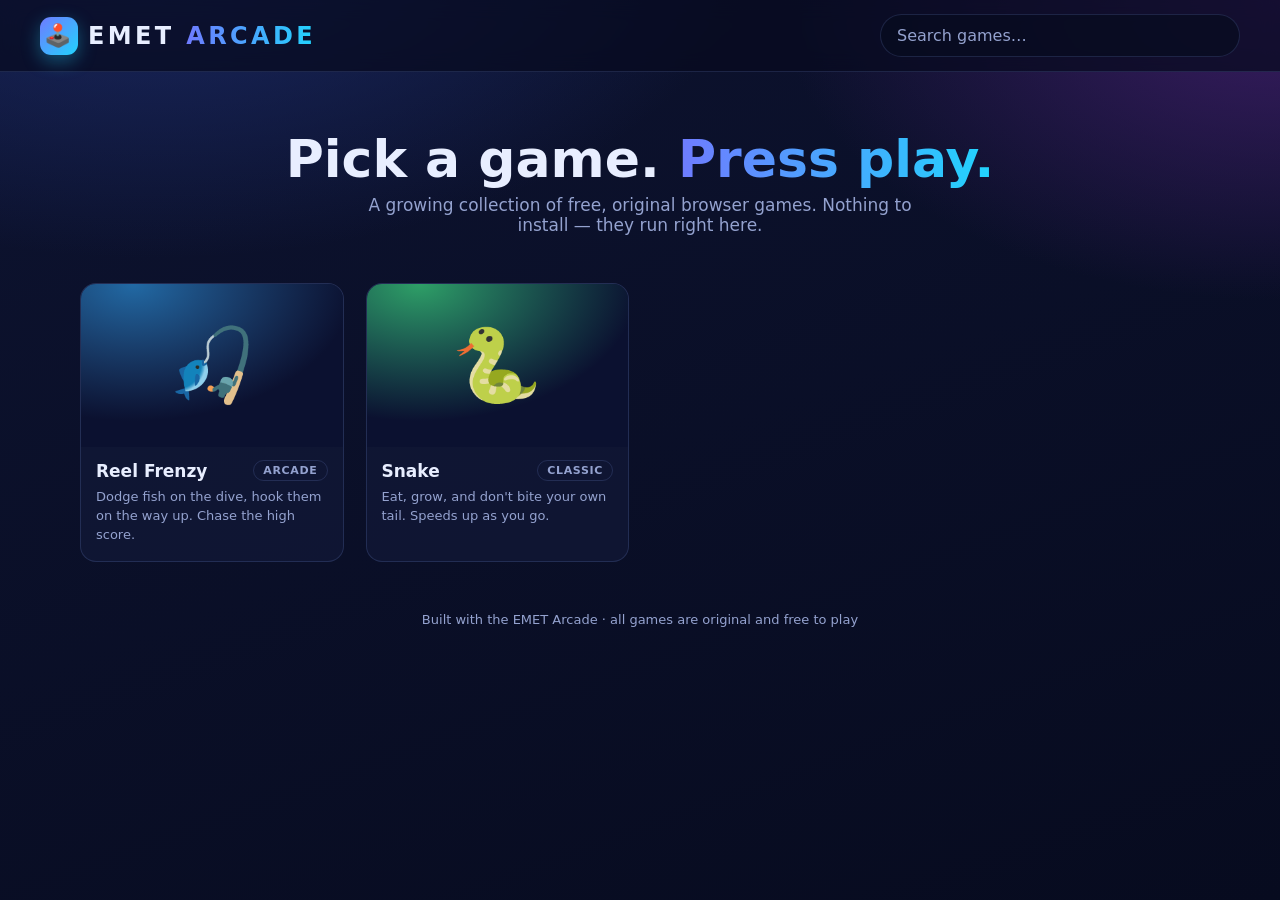
<file: index.html>
<!DOCTYPE html>
<html lang="en">
<head>
  <meta charset="utf-8">
  <meta name="viewport" content="width=device-width, initial-scale=1">
  <meta name="theme-color" content="#070b1f">
  <title>EMET Arcade — play free games</title>
  <meta name="description" content="A little arcade of free, original browser games. No download, no sign-up — just play.">
  <link rel="icon" href="data:image/svg+xml,%3Csvg xmlns='http://www.w3.org/2000/svg' viewBox='0 0 16 16'%3E%3Ctext y='13' font-size='13'%3E%F0%9F%95%B9%EF%B8%8F%3C/text%3E%3C/svg%3E">
  <link rel="stylesheet" href="assets/arcade.css">
</head>
<body>
  <header class="topbar">
    <div class="brand">
      <span class="logo" aria-hidden="true">🕹️</span>
      <span>EMET <span class="accent">ARCADE</span></span>
    </div>
    <div class="search">
      <input id="search" type="search" placeholder="Search games…" aria-label="Search games" autocomplete="off">
    </div>
  </header>

  <section class="hero">
    <h1>Pick a game. <span class="accent">Press play.</span></h1>
    <p>A growing collection of free, original browser games. Nothing to install — they run right here.</p>
  </section>

  <main id="grid" class="grid" aria-label="Games"></main>

  <footer>
    Built with the EMET Arcade · all games are original and free to play
  </footer>

  <script src="assets/hub.js"></script>
</body>
</html>
</file>
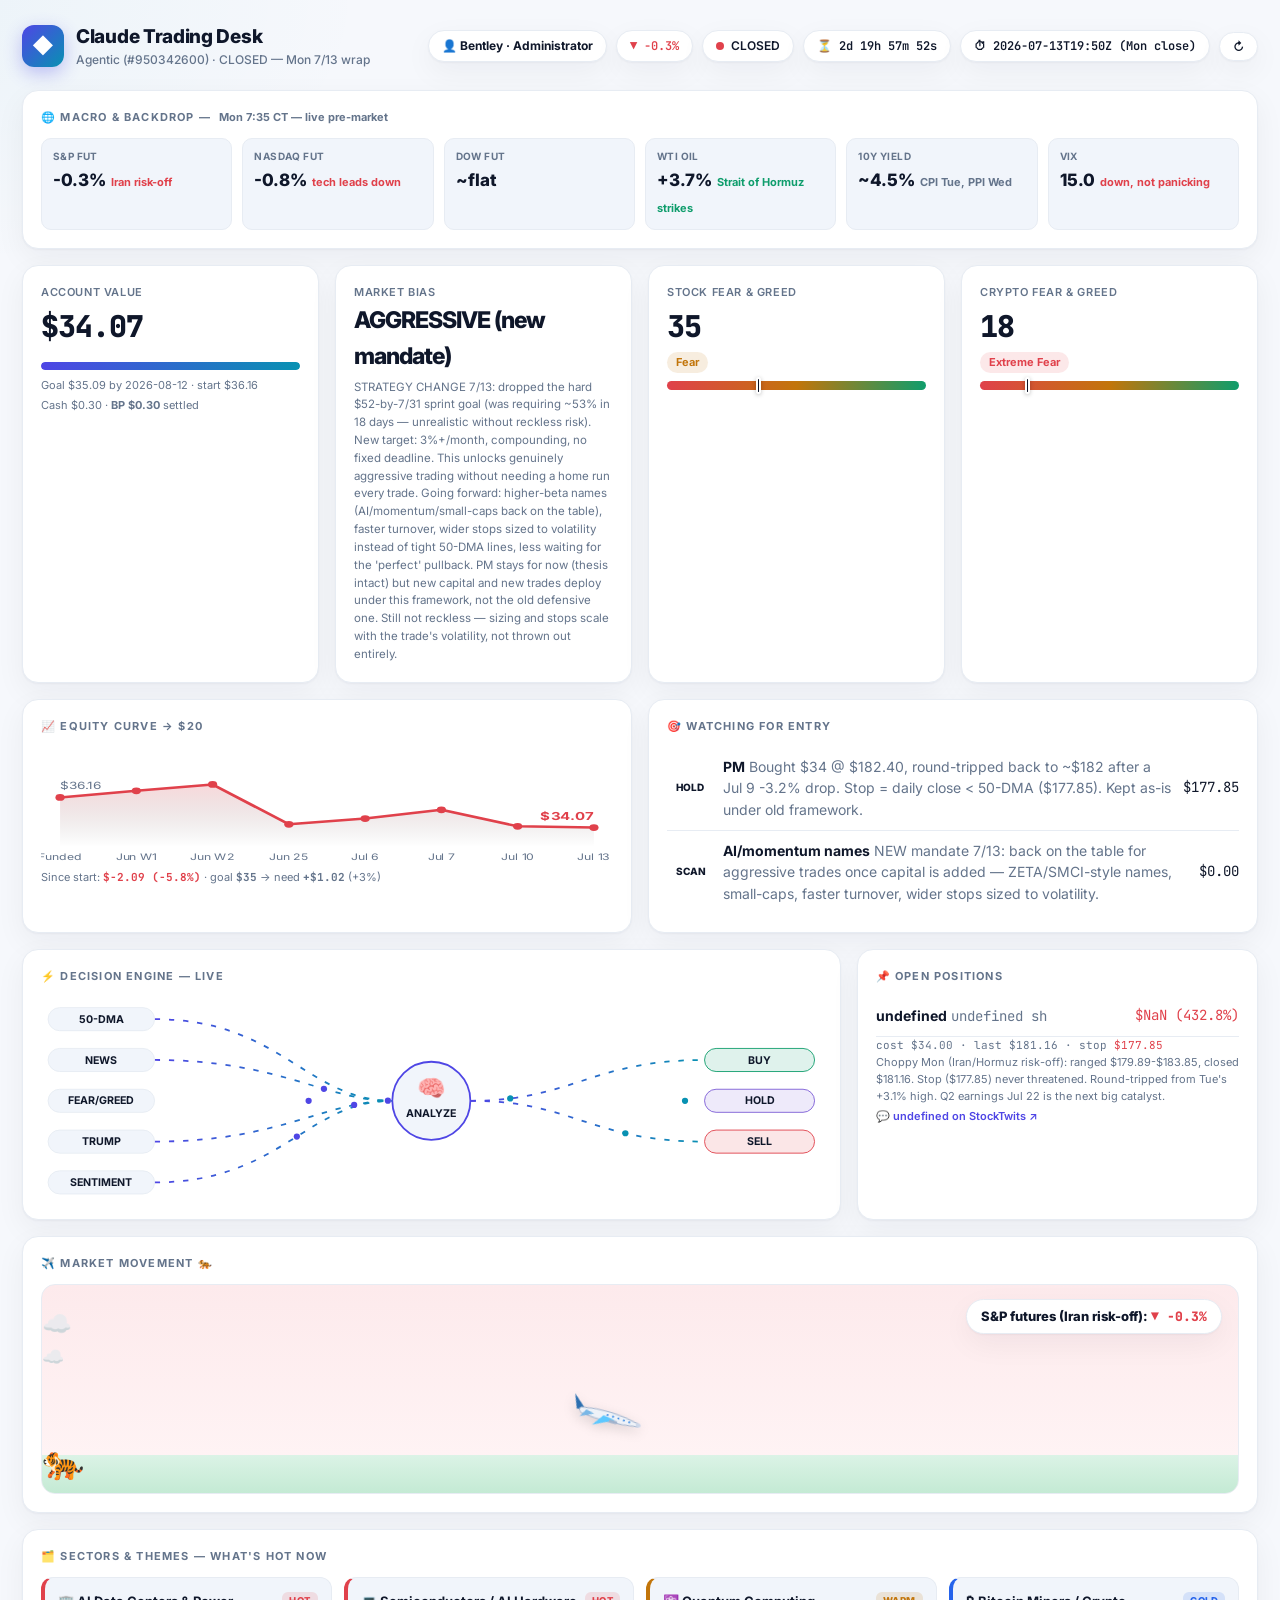
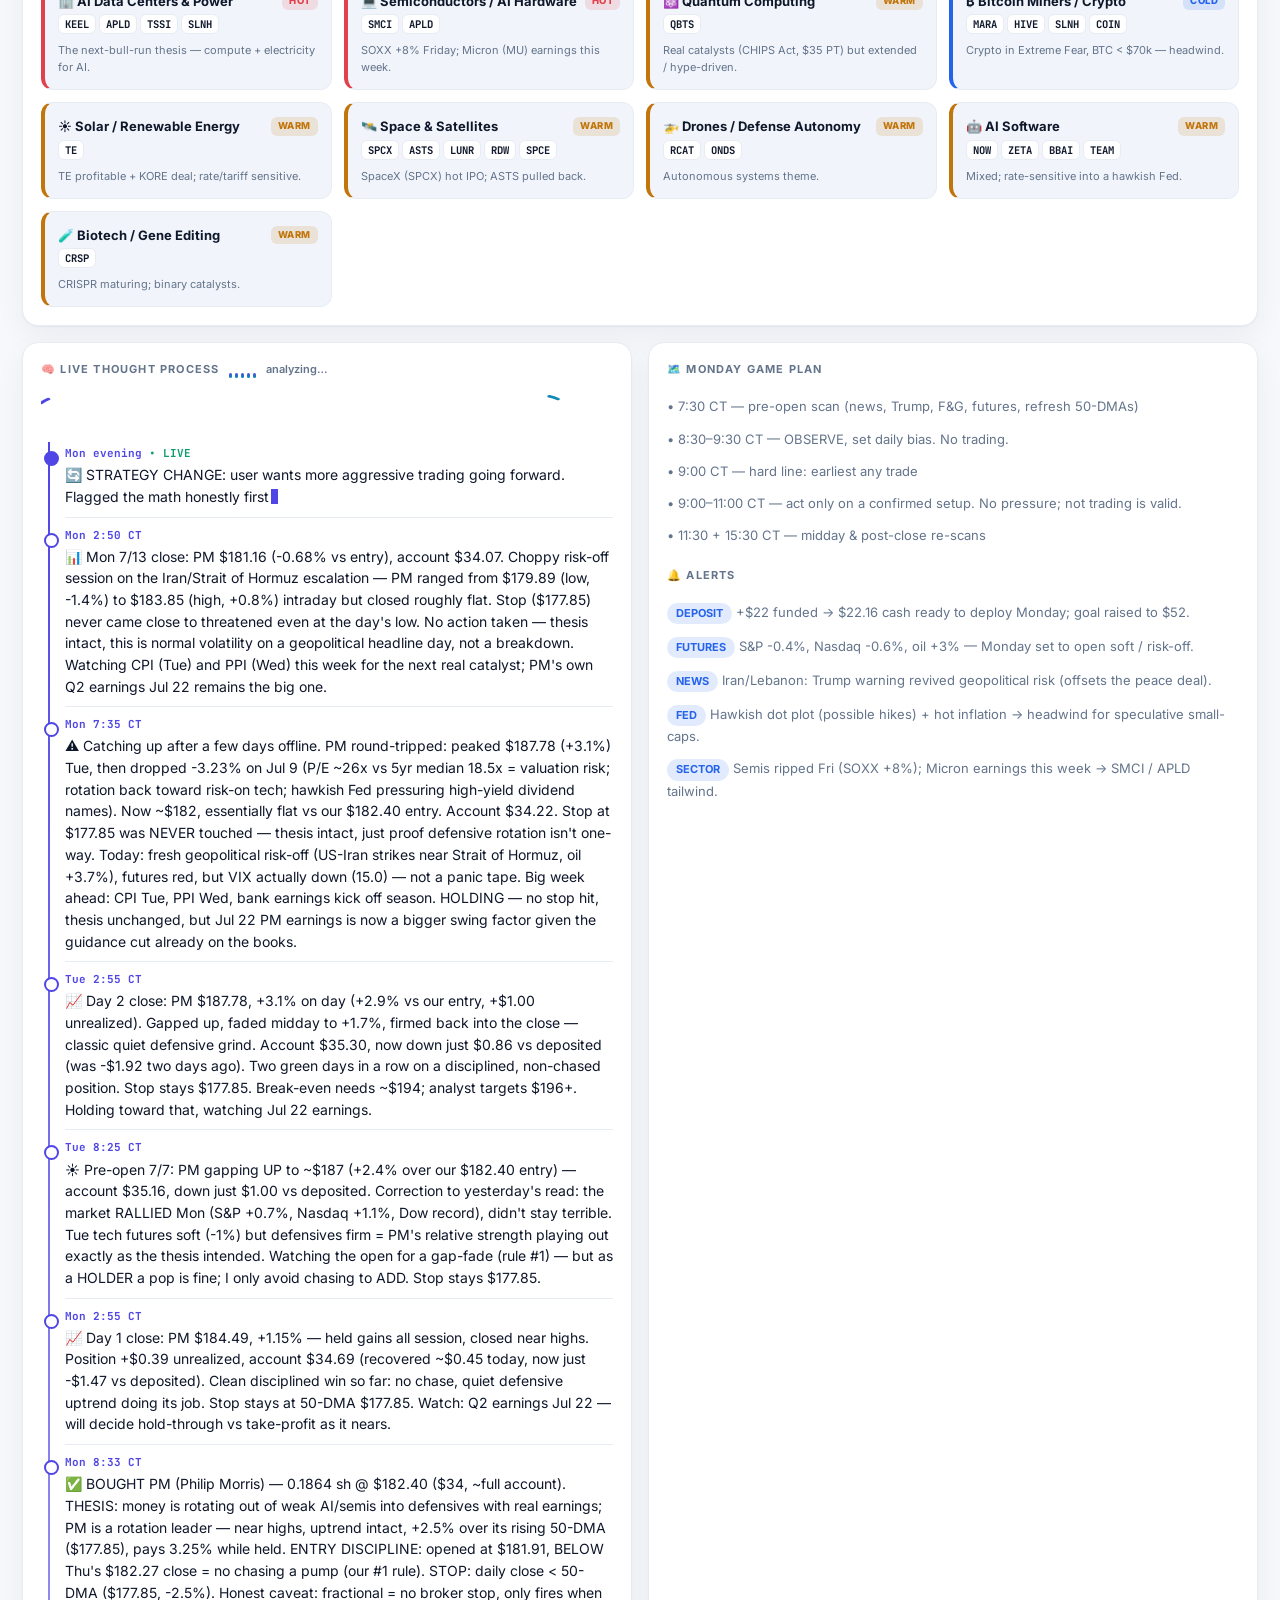
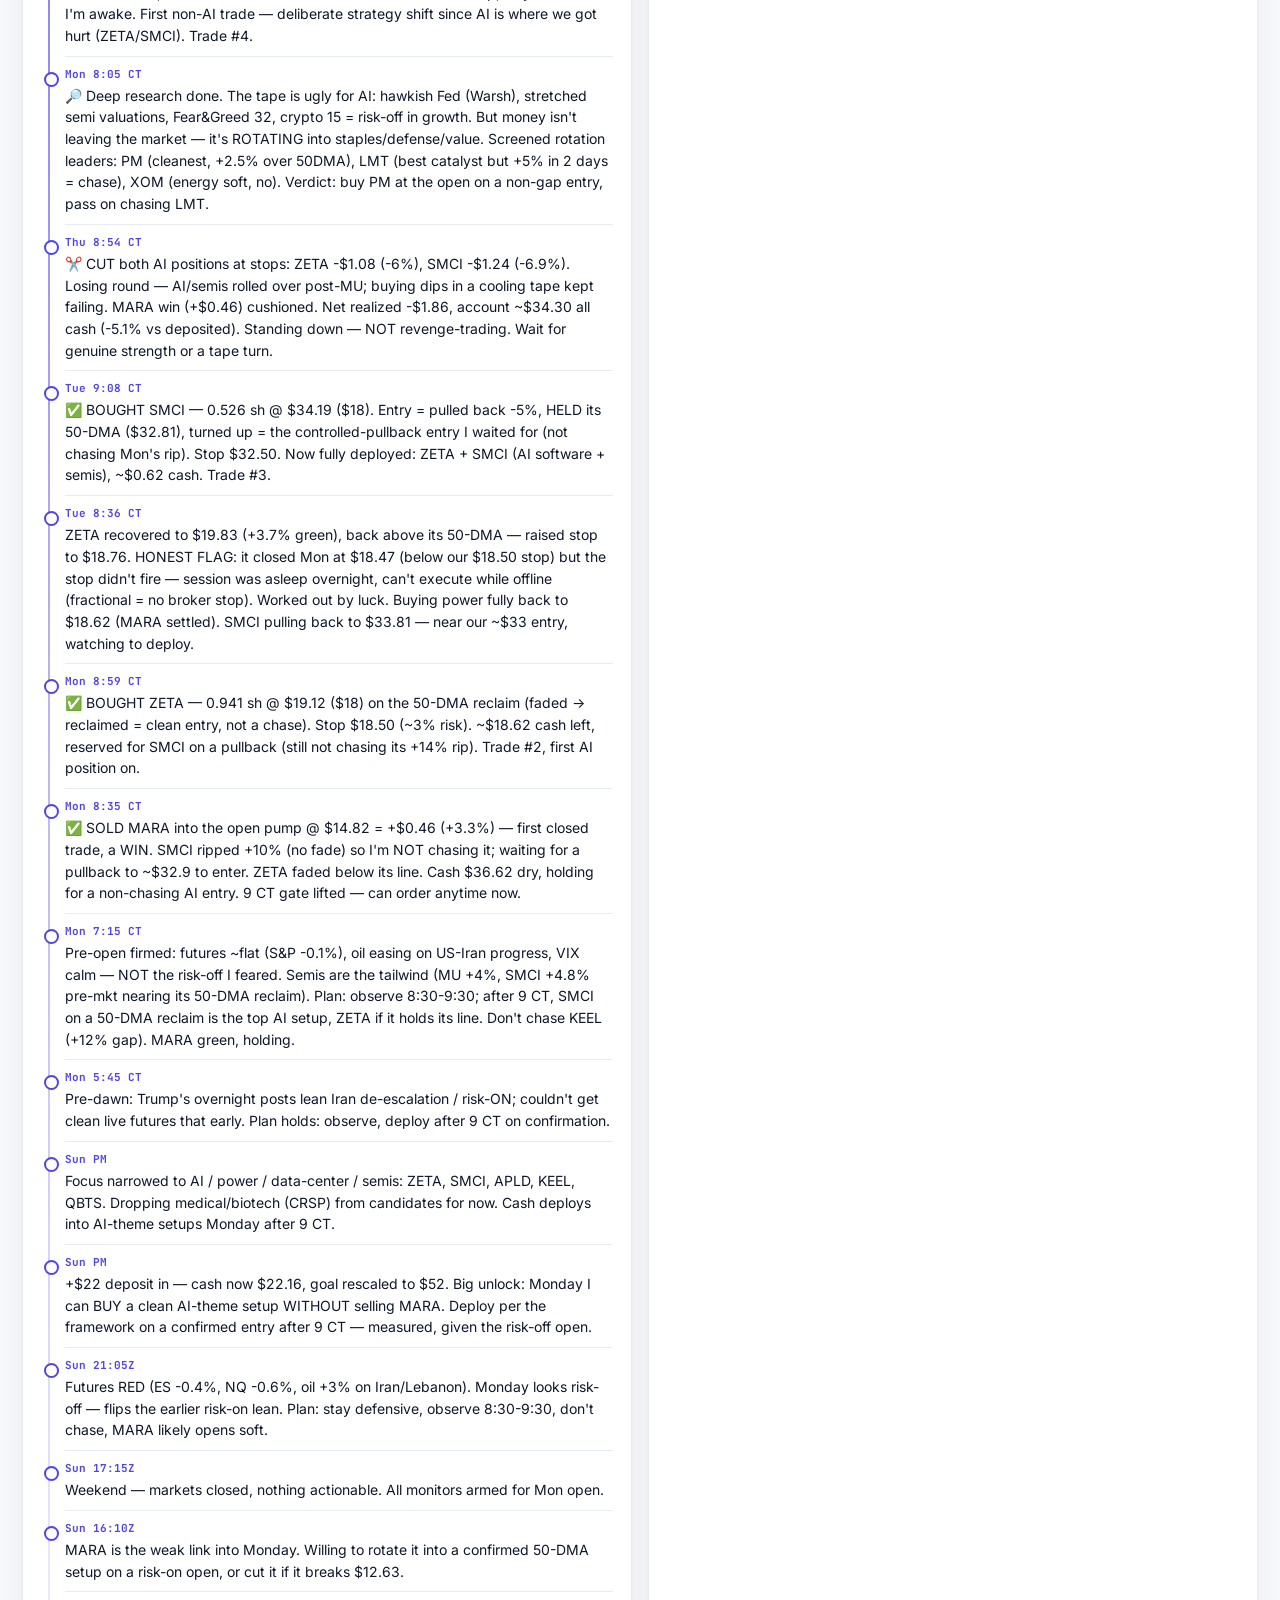
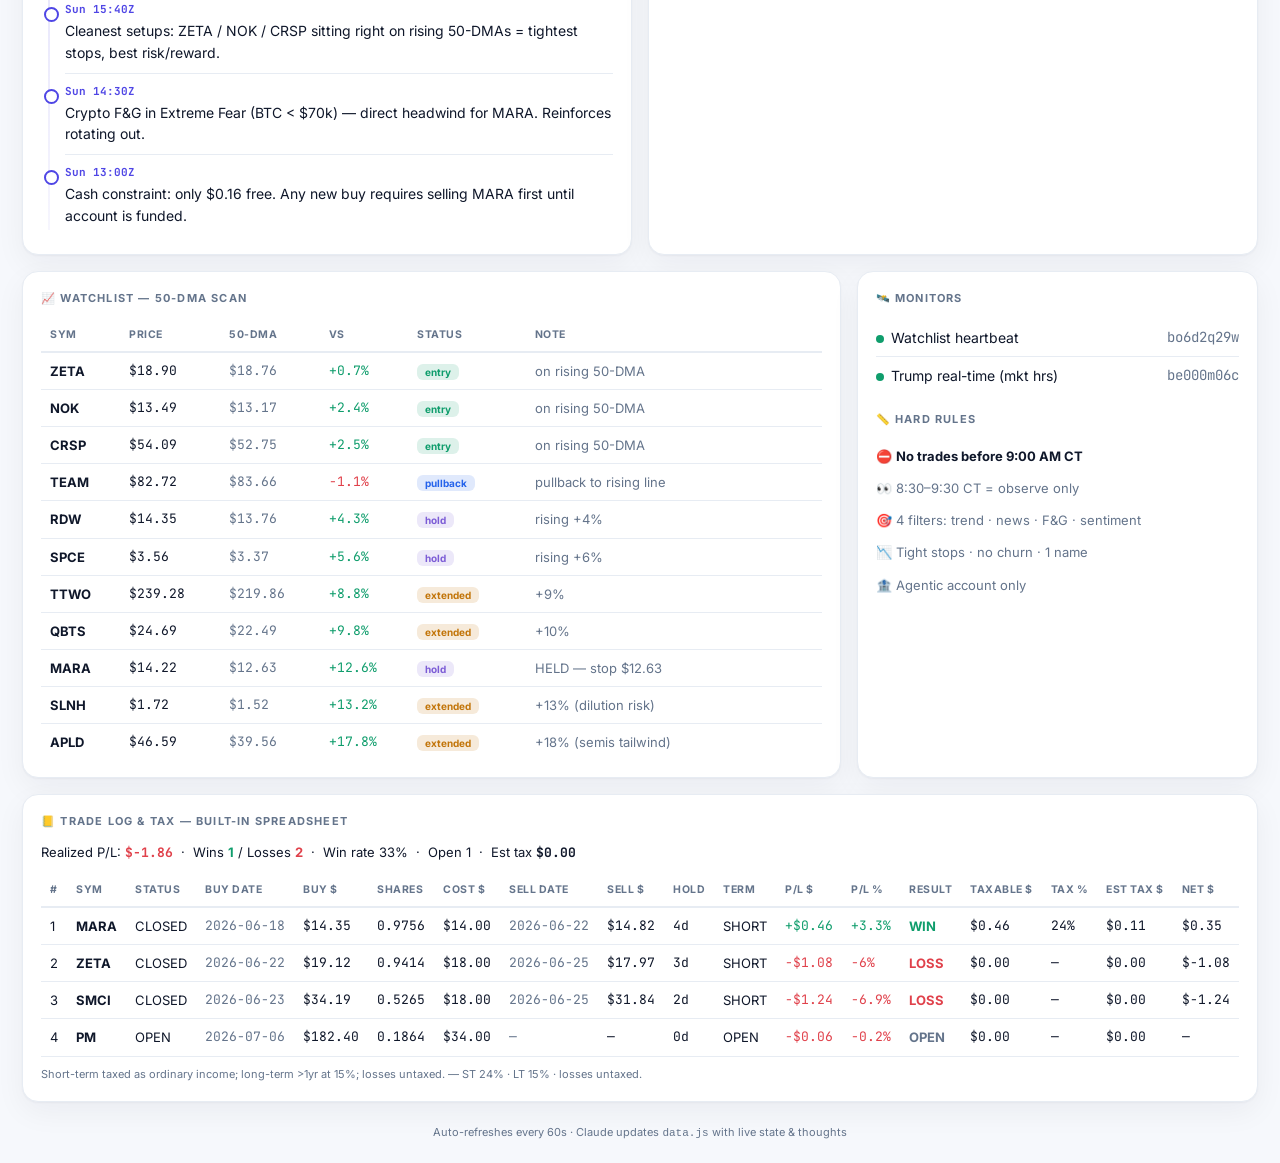
<file: dashboard/index.html>
<!DOCTYPE html>
<html lang="en">
<head>
<meta charset="UTF-8">
<meta name="viewport" content="width=device-width, initial-scale=1.0, viewport-fit=cover">
<title>Claude Trading Desk</title>
<link rel="preconnect" href="https://fonts.googleapis.com">
<link href="https://fonts.googleapis.com/css2?family=Inter:wght@400;500;600;700;800&family=JetBrains+Mono:wght@500;700&display=swap" rel="stylesheet">
<style>
  :root{
    --bg:#f6f8fc; --panel:#ffffff; --panel2:#f1f5fb; --line:#e7ecf3;
    --txt:#0f172a; --mut:#64748b;
    --accent:#4f46e5; --accent2:#0891b2;
    --grn:#0f9d6c; --red:#e0414b; --yel:#c2750a; --blu:#2563eb; --pur:#7c5cd6;
    --shadow:0 1px 2px rgba(15,23,42,.04), 0 10px 30px rgba(15,23,42,.05);
    --mono:'JetBrains Mono',ui-monospace,monospace;
  }
  *{box-sizing:border-box;margin:0;padding:0}
  body{background:
      radial-gradient(1200px 500px at 80% -10%, rgba(79,70,229,.06), transparent 60%),
      radial-gradient(900px 500px at -10% 0%, rgba(8,145,178,.05), transparent 55%),
      var(--bg);
    color:var(--txt);font:14px/1.55 'Inter',-apple-system,Segoe UI,Roboto,sans-serif;
    padding:22px;min-height:100vh;-webkit-font-smoothing:antialiased}
  .num{font-family:var(--mono);font-variant-numeric:tabular-nums}

  header{display:flex;justify-content:space-between;align-items:center;flex-wrap:wrap;gap:14px;margin-bottom:20px}
  .brand{display:flex;align-items:center;gap:12px}
  .logo{width:42px;height:42px;border-radius:12px;display:grid;place-items:center;font-size:21px;
    background:linear-gradient(135deg,var(--accent),var(--accent2));box-shadow:0 6px 18px rgba(79,70,229,.32);color:#fff}
  .brand h1{font-size:19px;font-weight:800;letter-spacing:-.3px}
  .brand .sub{color:var(--mut);font-size:12px;font-weight:500}
  .hmeta{display:flex;align-items:center;gap:9px;flex-wrap:wrap;justify-content:flex-end}
  .chip{background:var(--panel);border:1px solid var(--line);border-radius:999px;padding:6px 13px;font-size:12px;
    font-weight:600;box-shadow:var(--shadow);display:flex;align-items:center;gap:7px}
  .live-dot{width:8px;height:8px;border-radius:50%;background:var(--grn);animation:beat 1.8s infinite}
  .live-dot.closed{background:var(--red);animation:none}
  @keyframes beat{0%{box-shadow:0 0 0 0 rgba(15,157,108,.5)}70%{box-shadow:0 0 0 8px rgba(15,157,108,0)}}
  .btn{background:var(--panel);border:1px solid var(--line);border-radius:999px;padding:6px 13px;color:var(--txt);
    font:600 12px Inter,sans-serif;cursor:pointer;box-shadow:var(--shadow)}
  .btn:hover{border-color:var(--accent)}

  .grid{display:grid;grid-template-columns:repeat(12,1fr);gap:16px}
  .col3{grid-column:span 3}.col4{grid-column:span 4}.col6{grid-column:span 6}.col8{grid-column:span 8}.col12{grid-column:span 12}
  .card{background:var(--panel);border:1px solid var(--line);border-radius:16px;padding:18px;box-shadow:var(--shadow);
    transition:transform .18s ease, box-shadow .18s ease}
  .card:hover{transform:translateY(-2px);box-shadow:0 2px 4px rgba(15,23,42,.05),0 18px 40px rgba(15,23,42,.08)}
  h2{font-size:11px;text-transform:uppercase;letter-spacing:1.2px;color:var(--mut);font-weight:700;
     margin-bottom:12px;display:flex;align-items:center;gap:8px}

  .kpi .lab{color:var(--mut);font-size:11px;font-weight:600;text-transform:uppercase;letter-spacing:.6px}
  .kpi .val{font-size:30px;font-weight:800;letter-spacing:-1px;margin-top:2px}
  .tagchip{display:inline-block;padding:2px 9px;border-radius:999px;font-size:11px;font-weight:700}
  .t-grn{background:rgba(15,157,108,.12);color:var(--grn)} .t-red{background:rgba(224,65,75,.12);color:var(--red)}
  .t-yel{background:rgba(194,117,10,.13);color:var(--yel)} .t-blu{background:rgba(37,99,235,.13);color:var(--blu)}
  .bar{height:8px;background:var(--panel2);border-radius:6px;overflow:hidden;margin-top:12px}
  .bar > i{display:block;height:100%;border-radius:6px;background:linear-gradient(90deg,var(--accent),var(--accent2));transition:width .8s ease}

  .mut{color:var(--mut)} .grn{color:var(--grn)} .red{color:var(--red)} .yel{color:var(--yel)} .blu{color:var(--blu)}
  .row{display:flex;justify-content:space-between;align-items:center;padding:8px 0;border-bottom:1px solid var(--line)}
  .row:last-child{border-bottom:none}
  a{color:var(--accent);text-decoration:none;font-weight:600} a:hover{text-decoration:underline}

  .gauge{margin:8px 0}
  .gtrack{height:9px;border-radius:6px;margin-top:5px;position:relative;background:linear-gradient(90deg,#e0414b,#c2750a,#0f9d6c)}
  .gtrack > i{position:absolute;top:-4px;width:5px;height:17px;background:#0f172a;border:2px solid #fff;border-radius:3px;box-shadow:0 1px 4px rgba(0,0,0,.25);transition:left .8s ease}

  /* animated thought process */
  .think-head{display:flex;align-items:center;gap:10px;margin-bottom:6px}
  .eq{display:inline-flex;gap:3px;height:16px;align-items:flex-end}
  .eq i{width:3px;height:5px;background:linear-gradient(var(--accent),var(--accent2));border-radius:2px;animation:eq 1.05s ease-in-out infinite}
  .eq i:nth-child(2){animation-delay:.12s}.eq i:nth-child(3){animation-delay:.24s}.eq i:nth-child(4){animation-delay:.36s}.eq i:nth-child(5){animation-delay:.48s}
  @keyframes eq{0%,100%{height:5px;opacity:.6}50%{height:16px;opacity:1}}
  .wave{width:100%;height:34px;margin:2px 0 10px}
  .wave path{fill:none;stroke:url(#wg);stroke-width:2.5;stroke-linecap:round;stroke-dasharray:6 360;animation:wavemove 2.4s linear infinite}
  @keyframes wavemove{to{stroke-dashoffset:-366}}
  .tl{position:relative;padding-left:24px}
  .tl::before{content:"";position:absolute;left:7px;top:6px;bottom:6px;width:2px;background:linear-gradient(var(--accent),rgba(79,70,229,.05))}
  .ti{position:relative;padding:9px 0;opacity:0;transform:translateY(8px);animation:rise .5s ease forwards}
  .ti+.ti{border-top:1px solid var(--line)}
  .ti::before{content:"";position:absolute;left:-21px;top:15px;width:11px;height:11px;border-radius:50%;background:#fff;border:2px solid var(--accent);z-index:1}
  .ti.live::before{background:var(--accent);animation:ping 1.9s infinite}
  @keyframes ping{0%{box-shadow:0 0 0 0 rgba(79,70,229,.5)}100%{box-shadow:0 0 0 13px rgba(79,70,229,0)}}
  .ti .t{font-family:var(--mono);font-size:11px;font-weight:700;color:var(--accent)}
  .ti.live .t::after{content:" • LIVE";color:var(--grn)}
  .ti .txt{margin-top:2px}
  .caret{display:inline-block;width:7px;height:15px;background:var(--accent);margin-left:2px;vertical-align:-2px;animation:blink .8s steps(1) infinite}
  @keyframes blink{50%{opacity:0}}
  @keyframes rise{to{opacity:1;transform:translateY(0)}}

  /* decision engine */
  .tp-wrap{display:flex;justify-content:center}
  .tp svg{width:100%;max-width:880px;height:auto}
  .tp .flow{stroke-dasharray:6 10;animation:tpdash 1.1s linear infinite}
  @keyframes tpdash{to{stroke-dashoffset:-32}}
  .tp .pill{fill:var(--panel2);stroke:var(--line)}
  .tp .lbl{fill:var(--txt);font:700 12px Inter,sans-serif}
  .tp .hub{animation:tphub 2.2s ease-in-out infinite;transform-box:fill-box;transform-origin:center}
  @keyframes tphub{0%,100%{filter:drop-shadow(0 0 2px var(--accent))}50%{filter:drop-shadow(0 0 13px var(--accent))}}
  .tp .breathe{animation:tpbr 2.6s ease-in-out infinite;transform-box:fill-box;transform-origin:center}
  @keyframes tpbr{0%,100%{transform:scale(1);opacity:.9}50%{transform:scale(1.05);opacity:1}}

  /* market scene (desktop) */
  .sky{position:relative;height:210px;border-radius:14px;overflow:hidden;border:1px solid var(--line);background:linear-gradient(180deg,#eaf2ff,#f6faff)}
  .ground{position:absolute;left:0;right:0;bottom:0;height:38px;background:linear-gradient(180deg,#dbf3e6,#c4ead4)}
  .cloud{position:absolute;font-size:24px;opacity:.7;animation:drift 24s linear infinite}
  @keyframes drift{from{left:-8%}to{left:108%}}
  .plane{position:absolute;left:44%;width:78px;transition:top .9s ease,transform .9s ease,filter .9s;animation:bob 3.2s ease-in-out infinite;filter:drop-shadow(0 4px 6px rgba(0,0,0,.14));transform-origin:center}
  .plane svg{display:block;width:100%}
  @keyframes bob{0%,100%{margin-top:0}50%{margin-top:-9px}}
  .plane.crashing{animation:crashdive 1.7s cubic-bezier(.6,0,.9,.5) forwards}
  @keyframes crashdive{0%{top:13%;left:48%;transform:rotate(-8deg)}55%{transform:rotate(40deg)}100%{top:60%;left:24%;transform:rotate(85deg)}}
  .boom{position:absolute;left:22%;top:56%;font-size:0;opacity:0;pointer-events:none}
  .boom.go{animation:boom 1.2s ease-out 1.4s forwards}
  @keyframes boom{0%{font-size:0;opacity:0}30%{font-size:88px;opacity:1}100%{font-size:72px;opacity:.95}}
  .smoke{position:absolute;left:24%;top:50%;font-size:0;opacity:0;pointer-events:none}
  .smoke.go{animation:smoke 2.1s ease-out 1.7s infinite}
  @keyframes smoke{0%{font-size:20px;opacity:.75;transform:translateY(0)}100%{font-size:36px;opacity:0;transform:translateY(-48px)}}
  .deb{position:absolute;left:23%;top:58%;width:9px;height:9px;background:#374151;border-radius:1px;opacity:0;pointer-events:none}
  .deb.go{animation-duration:1s;animation-timing-function:cubic-bezier(.2,.6,.4,1);animation-fill-mode:forwards;animation-delay:1.42s}
  .d1.go{animation-name:fly1}.d2.go{animation-name:fly2}.d3.go{animation-name:fly3}.d4.go{animation-name:fly4}.d5.go{animation-name:fly5}
  @keyframes fly1{0%{opacity:1}100%{opacity:0;transform:translate(-80px,-56px) rotate(220deg)}}
  @keyframes fly2{0%{opacity:1}100%{opacity:0;transform:translate(68px,-74px) rotate(-260deg)}}
  @keyframes fly3{0%{opacity:1}100%{opacity:0;transform:translate(-46px,-90px) rotate(180deg)}}
  @keyframes fly4{0%{opacity:1}100%{opacity:0;transform:translate(98px,-36px) rotate(-200deg)}}
  @keyframes fly5{0%{opacity:1}100%{opacity:0;transform:translate(24px,-98px) rotate(300deg)}}
  .tiger{position:absolute;bottom:4px;font-size:34px;animation:run 6s linear infinite}
  @keyframes run{0%{left:-7%;transform:scaleX(1)}48%{left:101%;transform:scaleX(1)}50%{left:101%;transform:scaleX(-1)}98%{left:-7%;transform:scaleX(-1)}100%{left:-7%;transform:scaleX(1)}}
  .tiger.flee{animation:flee 1.1s ease-in 1.5s forwards!important}
  @keyframes flee{0%{left:62%;transform:scaleX(1)}100%{left:114%;transform:scaleX(1)}}
  .sky.shake{animation:shake .45s ease-in-out 1.4s 4}
  @keyframes shake{0%,100%{transform:translateX(0)}20%{transform:translate(-6px,2px)}60%{transform:translate(6px,-2px)}}
  .mkt-badge{position:absolute;top:14px;right:16px;background:var(--panel);border:1px solid var(--line);border-radius:999px;padding:6px 14px;font-weight:800;font-size:13px;box-shadow:var(--shadow)}
  .crashbadge{background:rgba(224,65,75,.14)!important;color:var(--red);border-color:var(--red)!important}

  /* sectors */
  .secgrid{display:grid;grid-template-columns:repeat(auto-fill,minmax(238px,1fr));gap:12px}
  .sec{border:1px solid var(--line);border-radius:12px;padding:13px;border-left-width:4px;background:var(--panel2);transition:transform .15s}
  .sec:hover{transform:translateY(-2px)}
  .sec.hot{border-left-color:var(--red)} .sec.warm{border-left-color:var(--yel)} .sec.cold{border-left-color:var(--blu)}
  .sec h4{font-size:13px;font-weight:700;display:flex;align-items:center;gap:7px}
  .heat{font-size:9.5px;font-weight:800;padding:2px 7px;border-radius:6px;text-transform:uppercase;letter-spacing:.5px;margin-left:auto}
  .heat.hot{background:rgba(224,65,75,.14);color:var(--red)} .heat.warm{background:rgba(194,117,10,.15);color:var(--yel)} .heat.cold{background:rgba(37,99,235,.14);color:var(--blu)}
  .tick{display:inline-block;font-family:var(--mono);font-size:10.5px;font-weight:700;background:var(--panel);border:1px solid var(--line);border-radius:6px;padding:1px 6px;margin:3px 3px 0 0}
  .sec .n{color:var(--mut);font-size:11px;margin-top:8px}

  /* macro strip */
  .macro{display:grid;grid-template-columns:repeat(6,1fr);gap:10px}
  .mstat{background:var(--panel2);border:1px solid var(--line);border-radius:10px;padding:10px 11px}
  .mstat .k{font-size:10px;color:var(--mut);font-weight:700;text-transform:uppercase;letter-spacing:.4px}
  .mstat .v{font-size:17px;font-weight:800;margin-top:2px}
  .mstat .c{font-size:11px;font-weight:700;margin-left:5px}
  /* equity curve */
  .eqchart{width:100%;height:118px;display:block}
  /* watching for entry */
  .witem{display:flex;align-items:center;gap:10px;padding:9px 0;border-bottom:1px solid var(--line)}
  .witem:last-child{border-bottom:none}
  .wact{font-size:10px;font-weight:800;padding:3px 9px;border-radius:7px;min-width:46px;text-align:center}
  .wact.BUY{background:rgba(15,157,108,.14);color:var(--grn)} .wact.SELL{background:rgba(224,65,75,.14);color:var(--red)}
  @media(max-width:560px){.macro{grid-template-columns:repeat(3,1fr)}}

  /* tables */
  table{width:100%;border-collapse:collapse;font-size:13px}
  thead th{position:sticky;top:0;background:var(--panel);text-align:left;color:var(--mut);font-weight:700;font-size:10.5px;text-transform:uppercase;letter-spacing:.5px;padding:8px 9px;border-bottom:2px solid var(--line)}
  td{padding:8px 9px;border-bottom:1px solid var(--line)}
  tbody tr{transition:background .15s} tbody tr:hover{background:var(--panel2)}
  .stt{font-size:10px;font-weight:700;padding:2px 8px;border-radius:6px}
  .st-entry{background:rgba(15,157,108,.14);color:var(--grn)} .st-pullback{background:rgba(37,99,235,.14);color:var(--blu)}
  .st-extended{background:rgba(194,117,10,.15);color:var(--yel)} .st-downtrend{background:rgba(224,65,75,.14);color:var(--red)}
  .st-hold{background:rgba(124,92,214,.14);color:var(--pur)}
  .step{padding:6px 0;color:var(--mut);font-size:13px} .step b{color:var(--txt)}
  .dot{width:8px;height:8px;border-radius:50%;background:var(--grn);display:inline-block;margin-right:7px;animation:beat 2s infinite}
  .foot{color:var(--mut);font-size:11px;text-align:center;margin-top:22px}

  /* mobile bottom nav (hidden on desktop) */
  .mobnav{display:none}
  .sectitle{display:none}
  div[style*="overflow"]{-webkit-overflow-scrolling:touch}

  @media(max-width:980px){
    .col4,.col6,.col8{grid-column:span 12}
    .col3{grid-column:span 6}
  }
  @media(max-width:820px){
    body{padding:14px 13px}
    header{flex-direction:column;align-items:flex-start;gap:10px}
    .hmeta{justify-content:flex-start;width:100%}
    .grid{gap:13px}
    .card{padding:15px;border-radius:14px}
    .card:hover{transform:none;box-shadow:var(--shadow)}
    h2{font-size:10.5px}
    table{font-size:12px} thead th,td{padding:7px 7px}
    .secgrid{grid-template-columns:1fr}
    /* tabbed sections */
    body{padding-bottom:80px}
    .mobnav{display:flex;position:fixed;left:0;right:0;bottom:0;z-index:60;
      background:rgba(255,255,255,.86);backdrop-filter:saturate(140%) blur(14px);
      border-top:1px solid var(--line);box-shadow:0 -6px 22px rgba(15,23,42,.07);
      padding:7px 6px calc(7px + env(safe-area-inset-bottom));justify-content:space-around}
    .mobnav button{flex:1;background:none;border:none;display:flex;flex-direction:column;align-items:center;gap:3px;
      padding:5px 2px;color:var(--mut);font:700 9.5px Inter,sans-serif;letter-spacing:.3px;cursor:pointer;border-radius:11px;transition:.15s}
    .mobnav button span{font-size:17px;opacity:.55;transition:.15s}
    .mobnav button.on{color:var(--accent);background:var(--panel2)}
    .mobnav button.on span{opacity:1}
    .sectitle{display:block;font-size:18px;font-weight:800;letter-spacing:-.3px;margin:2px 0 4px}
    .card[data-tab]{display:none}
    .card[data-tab].show{display:block;animation:secin .34s ease}
    .mobile-hide{display:none!important}
    .kpi .val{font-size:24px}
    .brand h1{font-size:17px}
  }
  @media(max-width:420px){
    .col3{grid-column:span 6}
  }
  @keyframes secin{from{opacity:0;transform:translateY(12px)}to{opacity:1;transform:none}}
</style>
</head>
<body>
  <header>
    <div class="brand">
      <div class="logo">◆</div>
      <div><h1>Claude Trading Desk</h1><div class="sub" id="acctline"></div></div>
    </div>
    <div class="hmeta">
      <span class="chip" id="adminchip" style="font-weight:700"></span>
      <span class="chip" id="mktchip"></span>
      <span class="chip"><span class="live-dot" id="livedot"></span><span id="mktpill"></span></span>
      <span class="chip" id="cdchip">⏳ <span id="cd" class="cd num"></span></span>
      <span class="chip">⏱ <span id="updated" class="num"></span></span>
      <button class="btn" onclick="location.reload()">↻</button>
    </div>
  </header>

  <div class="sectitle" id="sectitle"></div>

  <div class="grid">
    <!-- OVERVIEW -->
    <div class="card col12" data-tab="overview">
      <h2>🌐 Macro &amp; Backdrop — <span id="macroAsOf" class="mut" style="text-transform:none;letter-spacing:0"></span></h2>
      <div class="macro" id="macro"></div>
    </div>

    <div class="card col3 kpi" data-tab="overview">
      <div class="lab">Account Value</div><div class="val num" id="acctval"></div>
      <div class="bar"><i id="goalbar"></i></div>
      <div class="mut" id="goalline" style="font-size:11px;margin-top:7px"></div>
      <div class="mut" id="bpline" style="font-size:11px;margin-top:3px"></div>
    </div>
    <div class="card col3 kpi" data-tab="overview">
      <div class="lab">Market Bias</div><div class="val" id="biascall" style="font-size:23px"></div>
      <div class="mut" id="biasdetail" style="font-size:11.5px;margin-top:4px"></div>
    </div>
    <div class="card col3 kpi" data-tab="overview">
      <div class="lab">Stock Fear &amp; Greed</div><div class="val num" id="sfgnum"></div>
      <div class="tagchip" id="sfglbl"></div><div class="gauge"><div class="gtrack"><i id="sfgmark"></i></div></div>
    </div>
    <div class="card col3 kpi" data-tab="overview">
      <div class="lab">Crypto Fear &amp; Greed</div><div class="val num" id="cfgnum"></div>
      <div class="tagchip" id="cfglbl"></div><div class="gauge"><div class="gtrack"><i id="cfgmark"></i></div></div>
    </div>

    <div class="card col6" data-tab="overview">
      <h2>📈 Equity Curve → $20</h2>
      <svg class="eqchart" id="eqchart" preserveAspectRatio="none"></svg>
      <div class="mut" id="eqnote" style="font-size:11px;margin-top:4px"></div>
    </div>
    <div class="card col6" data-tab="overview">
      <h2>🎯 Watching for Entry</h2>
      <div id="watching"></div>
    </div>

    <div class="card col8 tp" data-tab="overview">
      <h2>⚡ Decision Engine — live</h2>
      <div class="tp-wrap">
      <svg viewBox="0 0 880 230" xmlns="http://www.w3.org/2000/svg">
        <defs><linearGradient id="flow" x1="0" y1="0" x2="1" y2="0"><stop offset="0" stop-color="#4f46e5"/><stop offset="1" stop-color="#0891b2"/></linearGradient></defs>
        <g fill="none" stroke="url(#flow)" stroke-width="2">
          <path id="li1" class="flow" d="M128,25 C 270,25 300,117 396,117"/><path id="li2" class="flow" d="M128,71 C 270,71 320,117 396,117"/>
          <path id="li3" class="flow" d="M128,117 L 396,117"/><path id="li4" class="flow" d="M128,163 C 270,163 320,117 396,117"/>
          <path id="li5" class="flow" d="M128,209 C 270,209 300,117 396,117"/><path id="lo1" class="flow" d="M484,117 C 600,117 620,71 748,71"/>
          <path id="lo2" class="flow" d="M484,117 L 748,117"/><path id="lo3" class="flow" d="M484,117 C 600,117 620,163 748,163"/>
        </g>
        <g fill="#4f46e5">
          <circle r="3.5"><animateMotion dur="2.0s" repeatCount="indefinite"><mpath href="#li1"/></animateMotion></circle>
          <circle r="3.5"><animateMotion dur="2.2s" begin="0.4s" repeatCount="indefinite"><mpath href="#li2"/></animateMotion></circle>
          <circle r="3.5"><animateMotion dur="1.8s" begin="0.8s" repeatCount="indefinite"><mpath href="#li3"/></animateMotion></circle>
          <circle r="3.5"><animateMotion dur="2.1s" begin="0.2s" repeatCount="indefinite"><mpath href="#li4"/></animateMotion></circle>
          <circle r="3.5"><animateMotion dur="2.3s" begin="0.6s" repeatCount="indefinite"><mpath href="#li5"/></animateMotion></circle>
        </g>
        <g fill="#0891b2">
          <circle r="3.5"><animateMotion dur="1.6s" begin="0.1s" repeatCount="indefinite"><mpath href="#lo1"/></animateMotion></circle>
          <circle r="3.5"><animateMotion dur="1.6s" begin="0.5s" repeatCount="indefinite"><mpath href="#lo2"/></animateMotion></circle>
          <circle r="3.5"><animateMotion dur="1.6s" begin="0.9s" repeatCount="indefinite"><mpath href="#lo3"/></animateMotion></circle>
        </g>
        <g>
          <rect class="pill" x="8" y="12" width="120" height="26" rx="13"/><text class="lbl" x="68" y="29" text-anchor="middle">50-DMA</text>
          <rect class="pill" x="8" y="58" width="120" height="26" rx="13"/><text class="lbl" x="68" y="75" text-anchor="middle">NEWS</text>
          <rect class="pill" x="8" y="104" width="120" height="26" rx="13"/><text class="lbl" x="68" y="121" text-anchor="middle">FEAR/GREED</text>
          <rect class="pill" x="8" y="150" width="120" height="26" rx="13"/><text class="lbl" x="68" y="167" text-anchor="middle">TRUMP</text>
          <rect class="pill" x="8" y="196" width="120" height="26" rx="13"/><text class="lbl" x="68" y="213" text-anchor="middle">SENTIMENT</text>
        </g>
        <circle class="hub" cx="440" cy="117" r="44" fill="var(--panel2)" stroke="#4f46e5" stroke-width="2"/>
        <text x="440" y="112" text-anchor="middle" font-size="26">🧠</text><text x="440" y="135" text-anchor="middle" class="lbl" font-size="9" fill="#4f46e5">ANALYZE</text>
        <g class="breathe">
          <rect x="748" y="58" width="124" height="26" rx="13" fill="rgba(15,157,108,.13)" stroke="#0f9d6c"/><text x="810" y="75" text-anchor="middle" class="lbl" fill="#0f9d6c">BUY</text>
          <rect x="748" y="104" width="124" height="26" rx="13" fill="rgba(124,92,214,.13)" stroke="#7c5cd6"/><text x="810" y="121" text-anchor="middle" class="lbl" fill="#7c5cd6">HOLD</text>
          <rect x="748" y="150" width="124" height="26" rx="13" fill="rgba(224,65,75,.13)" stroke="#e0414b"/><text x="810" y="167" text-anchor="middle" class="lbl" fill="#e0414b">SELL</text>
        </g>
      </svg></div>
    </div>

    <div class="card col4" data-tab="overview">
      <h2>📌 Open Positions</h2><div id="positions"></div>
    </div>

    <!-- MARKET SCENE (desktop only) -->
    <div class="card col12 mobile-hide">
      <h2>✈️ Market Movement 🐅</h2>
      <div class="sky" id="sky">
        <span class="cloud" style="top:20px;animation-delay:0s">☁️</span>
        <span class="cloud" style="top:58px;animation-delay:-12s;font-size:18px">☁️</span>
        <div class="mkt-badge" id="mktbadge"></div>
        <div class="plane" id="plane">
          <svg viewBox="0 0 82 34" xmlns="http://www.w3.org/2000/svg">
            <path d="M8 17 L2 2 L17 15 Z" fill="#2b6fb0"/>
            <path d="M12 14 Q43 7.5 75 15 Q78 16.5 75 18 Q43 23.5 14 20 Q8.5 17 12 14 Z" fill="#eef2f8" stroke="#9fb2cc"/>
            <ellipse cx="75" cy="16.4" rx="2.6" ry="2.3" fill="#cdd8ea"/>
            <path d="M37 16 L28 29 L50 18 Z" fill="#5cc8ff"/><path d="M18 15 L13 24 L27 17 Z" fill="#79b7e6"/>
            <rect x="44" y="18.5" width="9" height="3" rx="1.5" fill="#9fb2cc"/>
            <g fill="#1f7ae0"><circle cx="41" cy="14.6" r="1"/><circle cx="47" cy="14.8" r="1"/><circle cx="53" cy="15.1" r="1"/><circle cx="59" cy="15.4" r="1"/><circle cx="65" cy="15.7" r="1"/></g>
          </svg>
        </div>
        <div class="smoke" id="smoke">💨</div><div class="boom" id="boom">💥</div>
        <div class="deb d1" id="d1"></div><div class="deb d2" id="d2"></div><div class="deb d3" id="d3"></div><div class="deb d4" id="d4"></div><div class="deb d5" id="d5"></div>
        <div class="ground"></div><div class="tiger" id="tiger">🐅</div>
      </div>
    </div>

    <!-- SECTORS -->
    <div class="card col12" data-tab="sectors">
      <h2>🗂️ Sectors &amp; Themes — what's hot now</h2>
      <div class="secgrid" id="sectors"></div>
    </div>

    <!-- MIND -->
    <div class="card col6" data-tab="mind">
      <div class="think-head"><h2 style="margin:0">🧠 Live Thought Process</h2>
        <span class="eq"><i></i><i></i><i></i><i></i><i></i></span>
        <span class="mut" style="font-size:11px;font-weight:600">analyzing…</span></div>
      <svg class="wave" viewBox="0 0 360 34" preserveAspectRatio="none">
        <defs><linearGradient id="wg" x1="0" x2="1"><stop offset="0" stop-color="#4f46e5"/><stop offset="1" stop-color="#0891b2"/></linearGradient></defs>
        <path d="M0 17 Q15 2 30 17 T60 17 T90 17 T120 17 T150 17 T180 17 T210 17 T240 17 T270 17 T300 17 T330 17 T360 17"/>
      </svg>
      <div class="tl" id="thoughts"></div>
    </div>
    <div class="card col6" data-tab="mind">
      <h2 id="plantitle">🗺️ Plan</h2><div id="plan"></div>
      <h2 style="margin-top:16px">🔔 Alerts</h2><div id="alerts"></div>
    </div>

    <!-- WATCH -->
    <div class="card col8" data-tab="watch">
      <h2>📈 Watchlist — 50-DMA Scan</h2>
      <div style="max-height:440px;overflow:auto">
      <table><thead><tr><th>Sym</th><th>Price</th><th>50-DMA</th><th>vs</th><th>Status</th><th>Note</th></tr></thead>
        <tbody id="watch"></tbody></table></div>
    </div>
    <div class="card col4" data-tab="watch">
      <h2>🛰️ Monitors</h2><div id="monitors"></div>
      <h2 style="margin-top:16px">📏 Hard Rules</h2>
      <div class="step">⛔ <b>No trades before 9:00 AM CT</b></div>
      <div class="step">👀 8:30–9:30 CT = observe only</div>
      <div class="step">🎯 4 filters: trend · news · F&amp;G · sentiment</div>
      <div class="step">📉 Tight stops · no churn · 1 name</div>
      <div class="step">🏦 Agentic account only</div>
    </div>

    <!-- TRADES -->
    <div class="card col12" data-tab="trades">
      <h2>📒 Trade Log &amp; Tax — built-in spreadsheet</h2>
      <div id="tradesum" style="margin-bottom:11px;font-size:13px"></div>
      <div style="overflow-x:auto">
      <table><thead><tr>
        <th>#</th><th>Sym</th><th>Status</th><th>Buy Date</th><th>Buy $</th><th>Shares</th><th>Cost $</th>
        <th>Sell Date</th><th>Sell $</th><th>Hold</th><th>Term</th><th>P/L $</th><th>P/L %</th>
        <th>Result</th><th>Taxable $</th><th>Tax %</th><th>Est Tax $</th><th>Net $</th></tr></thead>
        <tbody id="trades"></tbody></table></div>
      <div class="mut" style="font-size:11px;margin-top:9px" id="taxnote"></div>
    </div>
  </div>

  <div class="foot">Auto-refreshes every 60s · Claude updates <code>data.js</code> with live state &amp; thoughts</div>

  <nav class="mobnav" id="mobnav"></nav>

<script src="data.js"></script>
<script>
  const D = window.DASHBOARD_DATA || {};
  const $ = id => document.getElementById(id);
  const money = n => "$"+Number(n).toFixed(2);

  $("updated").textContent = D.meta?.updated || "—";
  $("adminchip").textContent = "👤 " + (D.meta?.owner || "You") + " · " + (D.meta?.role || "Admin");
  $("acctline").textContent = (D.meta?.account || "") + " · " + (D.meta?.marketStatus || "");
  const closed = (D.meta?.marketStatus||"").toUpperCase().includes("CLOSED");
  $("mktpill").textContent = closed ? "CLOSED" : "LIVE";
  if(closed) $("livedot").classList.add("closed");

  const a=D.account||{};
  $("acctval").textContent = money(a.value||0);
  $("goalline").textContent = `Goal ${money(a.goal||20)} by ${a.goalDate||""} · start ${money(a.start||14)}`;
  $("goalbar").style.width = Math.max(3,Math.min(100,((a.value-a.start)/((a.goal-a.start)||1))*100))+"%";
  if(a.cash!=null) $("bpline").innerHTML = `Cash ${money(a.cash)} · <b>BP ${money(a.buyingPower!=null?a.buyingPower:a.cash)}</b> settled`
    + (a.unsettled? ` · ${money(a.unsettled)} unsettled (frees T+1)`:"");

  const b=D.bias||{};
  $("biascall").textContent = b.call||"—"; $("biasdetail").textContent = b.detail||"";
  function fg(n,l,mk,o){ if(!o)return; $(n).textContent=o.value; const L=$(l); L.textContent=o.label;
    L.className="tagchip "+(o.value<=25?"t-red":o.value<45?"t-yel":o.value<55?"t-blu":"t-grn");
    $(mk).style.left=`calc(${o.value}% - 2px)`; }
  fg("sfgnum","sfglbl","sfgmark",b.stockFG); fg("cfgnum","cfglbl","cfgmark",b.cryptoFG);

  $("positions").innerHTML = (D.positions||[]).map(p=>{
    const val=p.shares*p.last, pl=val-(p.shares*p.cost), plpct=(p.last/p.cost-1)*100, cls=pl>=0?"grn":"red";
    return `<div style="margin-bottom:10px"><div class="row"><span><b>${p.symbol}</b> <span class="mut num">${p.shares} sh</span></span>
      <span class="${cls} num">${money(val)} (${pl>=0?'+':''}${plpct.toFixed(1)}%)</span></div>
      <div class="mut num" style="font-size:11px">cost ${money(p.cost)} · last ${money(p.last)} · stop <span class="red">${money(p.stop)}</span></div>
      <div class="mut" style="font-size:11px">${p.note||""}</div>
      <div style="font-size:11px;margin-top:3px"><a href="https://stocktwits.com/symbol/${p.symbol}" target="_blank" rel="noopener">💬 ${p.symbol} on StockTwits ↗</a></div></div>`;
  }).join("") || '<div class="mut">No open positions</div>';

  // macro strip
  $("macroAsOf").textContent = (D.macro?.asOf)||"";
  $("macro").innerHTML = (D.macro?.items||[]).map(it=>{
    const c = it.dir>0?"grn":it.dir<0?"red":"mut";
    const arrow = it.dir>0?'▲':it.dir<0?'▼':'';
    return `<div class="mstat"><div class="k">${it.k}</div>
      <div class="v">${it.v}<span class="c ${c}">${it.sub?it.sub:arrow}</span></div></div>`;
  }).join("");

  // equity curve (scaled to the data, not the goal)
  (function(){
    const E=D.equityHistory||[]; if(!E.length) return;
    const W=420,H=118,padX=14,padY=18, goal=(D.account?.goal)||20;
    const dv=E.map(p=>p.v); let lo=Math.min(...dv), hi=Math.max(...dv);
    const rng=hi-lo, pad=Math.max(0.08, rng*0.45); lo-=pad; hi+=pad;
    const x=i=>padX+(W-2*padX)*(E.length<2?0.5:i/(E.length-1));
    const y=v=>H-padY-(H-2*padY)*((v-lo)/((hi-lo)||1));
    const pts=E.map((p,i)=>`${x(i).toFixed(1)},${y(p.v).toFixed(1)}`).join(" ");
    const first=E[0].v, last=E[E.length-1].v, up=last>=first, col=up?"#0f9d6c":"#e0414b";
    const svg=$("eqchart"); svg.setAttribute("viewBox",`0 0 ${W} ${H}`);
    svg.innerHTML=`<defs><linearGradient id="eg" x1="0" x2="0" y1="0" y2="1"><stop offset="0" stop-color="${up?'rgba(15,157,108,.22)':'rgba(224,65,75,.20)'}"/><stop offset="1" stop-color="rgba(0,0,0,0)"/></linearGradient></defs>
      <polyline points="${padX},${H-padY} ${pts} ${W-padX},${H-padY}" fill="url(#eg)" stroke="none"/>
      <polyline points="${pts}" fill="none" stroke="${col}" stroke-width="2.5" stroke-linejoin="round"/>
      ${E.map((p,i)=>`<circle cx="${x(i).toFixed(1)}" cy="${y(p.v).toFixed(1)}" r="3.4" fill="${col}"/>`).join("")}
      <text x="${x(0).toFixed(1)}" y="${(y(first)-8).toFixed(1)}" font-size="10" fill="#64748b">$${first.toFixed(2)}</text>
      <text x="${x(E.length-1).toFixed(1)}" y="${(y(last)-8).toFixed(1)}" text-anchor="end" font-size="11" font-weight="700" fill="${col}">$${last.toFixed(2)}</text>
      ${E.map((p,i)=>`<text x="${x(i).toFixed(1)}" y="${H-5}" text-anchor="middle" font-size="9" fill="#64748b">${p.d}</text>`).join("")}`;
    const diff=last-first, pct=first?diff/first*100:0;
    $("eqnote").innerHTML=`Since start: <b class="${diff>=0?'grn':'red'} num">${diff>=0?'+':''}$${diff.toFixed(2)} (${diff>=0?'+':''}${pct.toFixed(1)}%)</b> · goal <b class="num">$${goal.toFixed(0)}</b> → need <b class="num">+$${(goal-last).toFixed(2)}</b> (+${(((goal-last)/last)*100).toFixed(0)}%)`;
  })();

  // watching for entry
  $("watching").innerHTML = (D.watching||[]).map(w=>
    `<div class="witem"><span class="wact ${w.action}">${w.action}</span>
      <span><b>${w.sym}</b> <span class="mut">${w.note}</span></span>
      <span class="num" style="margin-left:auto">$${Number(w.level).toFixed(2)}</span></div>`).join("");

  // countdown to 9:00 AM CT (14:00 UTC) trade window, weekdays
  (function(){
    const el=$("cd"), chip=$("cdchip"); if(!el) return;
    function upd(){
      const now=new Date(), u=now.getUTCDay(), mins=now.getUTCHours()*60+now.getUTCMinutes();
      if(u>=1&&u<=5&&mins>=840&&mins<960){ el.textContent="WINDOW OPEN"; chip.style.color="var(--grn)"; return; }
      let t=new Date(Date.UTC(now.getUTCFullYear(),now.getUTCMonth(),now.getUTCDate(),14,0,0));
      if(mins>=840) t.setUTCDate(t.getUTCDate()+1);
      while(t.getUTCDay()===0||t.getUTCDay()===6) t.setUTCDate(t.getUTCDate()+1);
      let s=Math.max(0,Math.floor((t-now)/1000));
      const d=Math.floor(s/86400); s%=86400; const hh=Math.floor(s/3600); s%=3600; const mm=Math.floor(s/60), ss=s%60;
      el.textContent=(d>0?d+"d ":"")+`${hh}h ${mm}m ${String(ss).padStart(2,'0')}s`; chip.style.color="";
    }
    upd(); setInterval(upd,1000);
  })();

  const TH=D.thoughts||[];
  $("thoughts").innerHTML = TH.map((t,i)=>{
    const live=i===0?" live":""; const txt=i===0?`<span id="tw0"></span><span class="caret"></span>`:t.text;
    return `<div class="ti${live}" style="animation-delay:${i*0.12}s"><div class="t">${t.t}</div><div class="txt">${txt}</div></div>`;
  }).join("");
  if(TH[0]){ const el=$("tw0"), s=TH[0].text; let i=0; (function tick(){ if(el&&i<=s.length){el.textContent=s.slice(0,i++);setTimeout(tick,16);} })(); }

  $("sectors").innerHTML = (D.sectors||[]).map(s=>
    `<div class="sec ${s.heat}"><h4>${s.icon} ${s.name}<span class="heat ${s.heat}">${s.heat}</span></h4>
     <div>${(s.tickers||[]).map(t=>`<span class="tick">${t}</span>`).join("")}</div><div class="n">${s.note||""}</div></div>`).join("");

  $("plantitle").textContent = (D.plan?.title? "🗺️ "+D.plan.title : "🗺️ Plan");
  $("plan").innerHTML = (D.plan?.steps||[]).map(s=>`<div class="step">• ${s}</div>`).join("");
  $("alerts").innerHTML = (D.alerts||[]).map(x=>`<div class="step"><span class="tagchip t-blu">${x.tag}</span> ${x.text}</div>`).join("");

  $("watch").innerHTML = (D.watchlist||[]).map(w=>{
    const diff=((w.p/w.ma-1)*100), dcls=diff>=0?"grn":"red";
    return `<tr><td><b>${w.s}</b></td><td class="num">$${w.p.toFixed(2)}</td><td class="mut num">$${w.ma.toFixed(2)}</td>
      <td class="${dcls} num">${diff>=0?'+':''}${diff.toFixed(1)}%</td><td><span class="stt st-${w.st}">${w.st}</span></td><td class="mut">${w.note||""}</td></tr>`;
  }).join("");

  $("monitors").innerHTML = (D.monitors||[]).map(m=>`<div class="row"><span><span class="dot"></span>${m.name}</span><span class="mut num">${m.id}</span></div>`).join("");

  const fmt=(v,d=2)=> (v==null||v==="")?"—":(typeof v==="number"?v.toFixed(d):v);
  $("trades").innerHTML = (D.trades||[]).map(t=>{
    const rcls=t.result==="WIN"?"grn":t.result==="LOSS"?"red":"mut", plcls=(t.pl||0)>=0?"grn":"red";
    return `<tr><td>${t.n}</td><td><b>${t.symbol}</b></td><td>${t.status}</td><td class="mut num">${t.buyDate||"—"}</td>
      <td class="num">$${fmt(t.buyPrice)}</td><td class="num">${fmt(t.shares,4)}</td><td class="num">$${fmt(t.cost)}</td>
      <td class="mut num">${t.sellDate||"—"}</td><td class="num">${t.sellPrice==null?"—":"$"+fmt(t.sellPrice)}</td>
      <td class="num">${t.holdDays==null?"—":t.holdDays+"d"}</td><td>${t.term}</td>
      <td class="${plcls} num">${t.pl==null?"—":(t.pl>=0?"+":"-")+"$"+Math.abs(t.pl).toFixed(2)}</td>
      <td class="${plcls} num">${t.plPct==null?"—":(t.plPct>=0?"+":"")+t.plPct+"%"}</td>
      <td class="${rcls}"><b>${t.result}</b></td><td class="num">$${fmt(t.taxable)}</td>
      <td class="num">${t.taxRate==null?"—":(t.taxRate*100)+"%"}</td><td class="num">$${fmt(t.estTax)}</td><td class="num">${t.net==null?"—":"$"+fmt(t.net)}</td></tr>`;
  }).join("");
  const ts=D.tradeSummary||{}, tx=D.tax||{};
  $("tradesum").innerHTML = `Realized P/L: <b class="${(ts.netRealized||0)>=0?'grn':'red'} num">$${(ts.netRealized||0).toFixed(2)}</b> &nbsp;·&nbsp; Wins <b class="grn">${ts.wins||0}</b> / Losses <b class="red">${ts.losses||0}</b> &nbsp;·&nbsp; Win rate ${ts.winRate||"—"} &nbsp;·&nbsp; Open ${ts.open||0} &nbsp;·&nbsp; Est tax <b class="num">$${(ts.estTax||0).toFixed(2)}</b>`;
  $("taxnote").textContent = (tx.note||"")+`  —  ST ${Math.round((tx.shortRate||.24)*100)}% · LT ${Math.round((tx.longRate||.15)*100)}% · losses untaxed.`;

  // market scene (desktop only)
  const m=D.market||{changePct:0,label:"US Market"}, chg=m.changePct||0, up=chg>=0;
  const CRASH=chg<=-1.5, RALLY=chg>=1.5;
  $("mktchip").innerHTML = `<span class="${up?'grn':'red'} num">${up?'▲':'▼'} ${chg>=0?'+':''}${chg}%</span>`;
  const plane=$("plane"), sky=$("sky"), tiger=$("tiger"), badge=$("mktbadge");
  if(sky){
    if(CRASH){
      plane.classList.add("crashing"); sky.classList.add("shake");
      $("boom").classList.add("go"); $("smoke").classList.add("go");
      ["d1","d2","d3","d4","d5"].forEach(id=>$(id).classList.add("go")); tiger.classList.add("flee");
      sky.style.background="linear-gradient(180deg,#fbdde0,#fff1f2)";
      badge.className="mkt-badge crashbadge"; badge.innerHTML=`🚨 MARKET CRASH &nbsp;<b class="num">▼ ${chg}%</b>`;
    } else {
      plane.style.top=RALLY?"7%":(up?"18%":"56%"); plane.style.transform=`rotate(${RALLY?-28:(up?-14:16)}deg)`;
      sky.style.background=up?"linear-gradient(180deg,#e7f6ee,#f5fbf7)":"linear-gradient(180deg,#fdeaec,#fff5f6)";
      badge.className="mkt-badge"; badge.innerHTML=`${m.label}: <span class="${up?'grn':'red'} num">${up?'▲':'▼'} ${chg>=0?'+':''}${chg}%</span>`+(RALLY?' 🚀':'');
    }
    tiger.style.animationDuration=Math.max(2.2,6-Math.abs(chg)*0.7)+"s";
  }

  // ===== mobile tab navigation =====
  const TABS=[["overview","◧","Overview"],["mind","◴","Mind"],["sectors","▦","Sectors"],["watch","◫","Watch"],["trades","▤","Trades"]];
  const nav=$("mobnav");
  nav.innerHTML = TABS.map((t,i)=>`<button data-go="${t[0]}" class="${i===0?'on':''}"><span>${t[1]}</span>${t[2]}</button>`).join("");
  function showTab(name){
    document.querySelectorAll('.card[data-tab]').forEach(c=>c.classList.toggle('show', c.getAttribute('data-tab')===name));
    nav.querySelectorAll('button').forEach(btn=>btn.classList.toggle('on', btn.getAttribute('data-go')===name));
    const lbl=(TABS.find(t=>t[0]===name)||[])[2]||""; $("sectitle").textContent=lbl;
    window.scrollTo({top:0,behavior:'smooth'});
  }
  nav.querySelectorAll('button').forEach(btn=>btn.addEventListener('click',()=>showTab(btn.getAttribute('data-go'))));
  showTab("overview");

  setTimeout(()=>location.reload(), 60000);
</script>
</body>
</html>
</file>
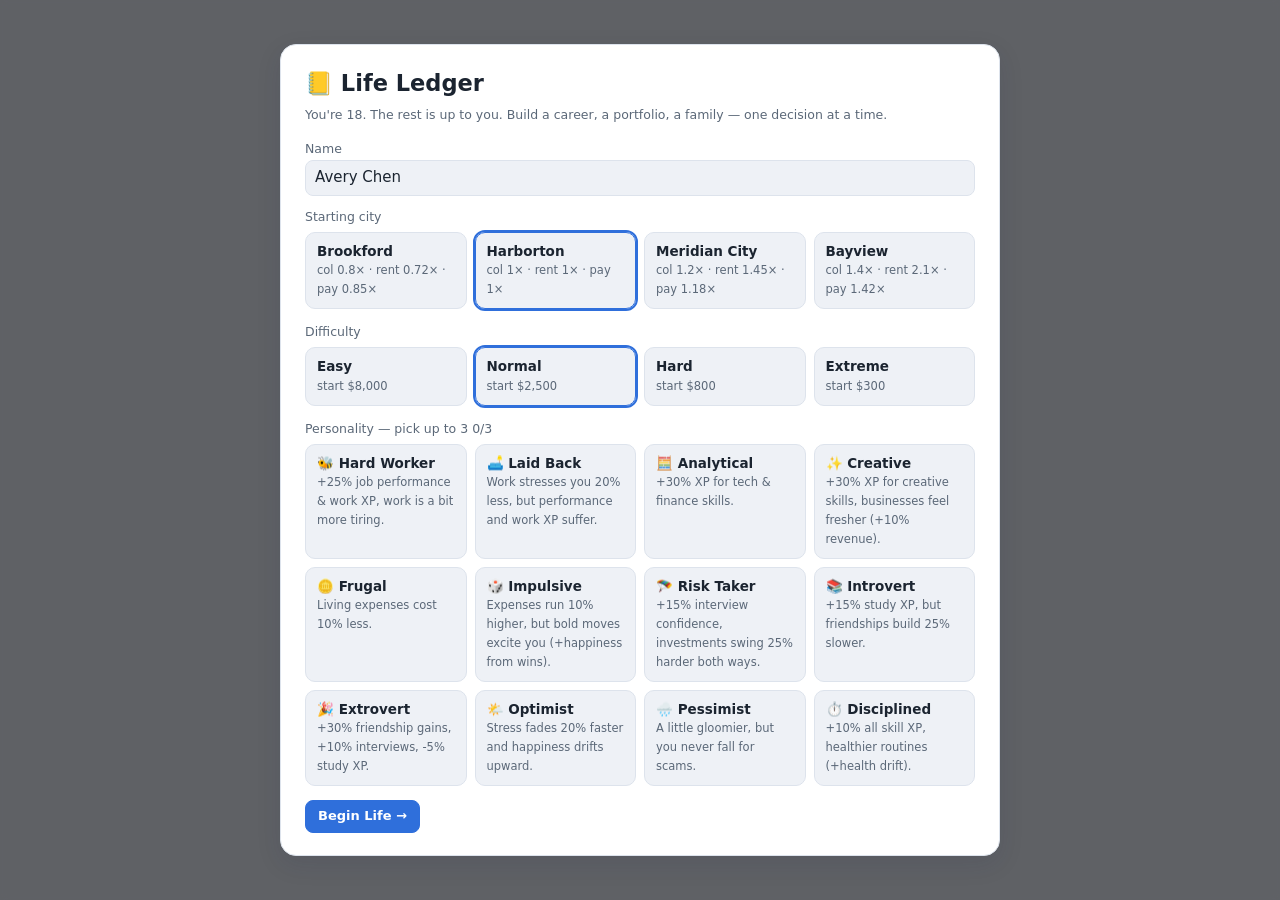
<file: life-ledger/index.html>
<!DOCTYPE html>
<html lang="en">
<head>
  <meta charset="utf-8">
  <meta name="viewport" content="width=device-width, initial-scale=1">
  <title>Life Ledger — a life &amp; money simulation</title>
  <meta name="description" content="Start at 18 with pocket change. Build a career, a portfolio, a business, a family — one decision at a time.">
  <link rel="icon" href="data:image/svg+xml,<svg xmlns='http://www.w3.org/2000/svg' viewBox='0 0 100 100'><text y='.9em' font-size='90'>📒</text></svg>">
  <link rel="stylesheet" href="style.css">
</head>
<body>
  <div id="app" hidden>
    <header id="topbar">
      <div class="brand">📒 <span>Life&nbsp;Ledger</span></div>
      <div id="datebox">
        <div id="dateline">—</div>
        <div id="subline">—</div>
      </div>
      <div id="timectl" role="group" aria-label="Time controls">
        <button data-speed="0"  title="Pause (space)">⏸</button>
        <button data-speed="2"  title="Normal — ~2 game-hours per second">▶</button>
        <button data-speed="8"  title="Fast — ~8 game-hours per second">▶▶</button>
        <button data-speed="32" title="Very fast — ~1.3 days per second">▶▶▶</button>
        <button data-speed="128" title="Ultra — ~5 days per second">⏩</button>
      </div>
      <div id="chips">
        <div class="chip" id="chip-cash" title="Checking account">💵 <b>—</b></div>
        <div class="chip" id="chip-nw" title="Net worth">📊 <b>—</b></div>
        <div class="chip" id="chip-eco" title="Economy">🌐 <b>—</b></div>
      </div>
      <div id="topright">
        <button id="btn-theme" title="Toggle dark / light">🌓</button>
        <button id="btn-save" title="Saves &amp; new game">💾</button>
      </div>
    </header>

    <div id="statbar"></div>

    <div id="layout">
      <nav id="sidenav" aria-label="Sections"></nav>
      <main id="panel" tabindex="-1"></main>
    </div>
  </div>

  <div id="toasts" aria-live="polite"></div>
  <div id="overlay" hidden><div id="overlay-card"></div></div>

  <script src="js/util.js"></script>
  <script src="js/data.js"></script>
  <script src="js/economy.js"></script>
  <script src="js/state.js"></script>
  <script src="js/systems.js"></script>
  <script src="js/events.js"></script>
  <script src="js/engine.js"></script>
  <script src="js/ui.js"></script>
  <script src="js/main.js"></script>
</body>
</html>
</file>
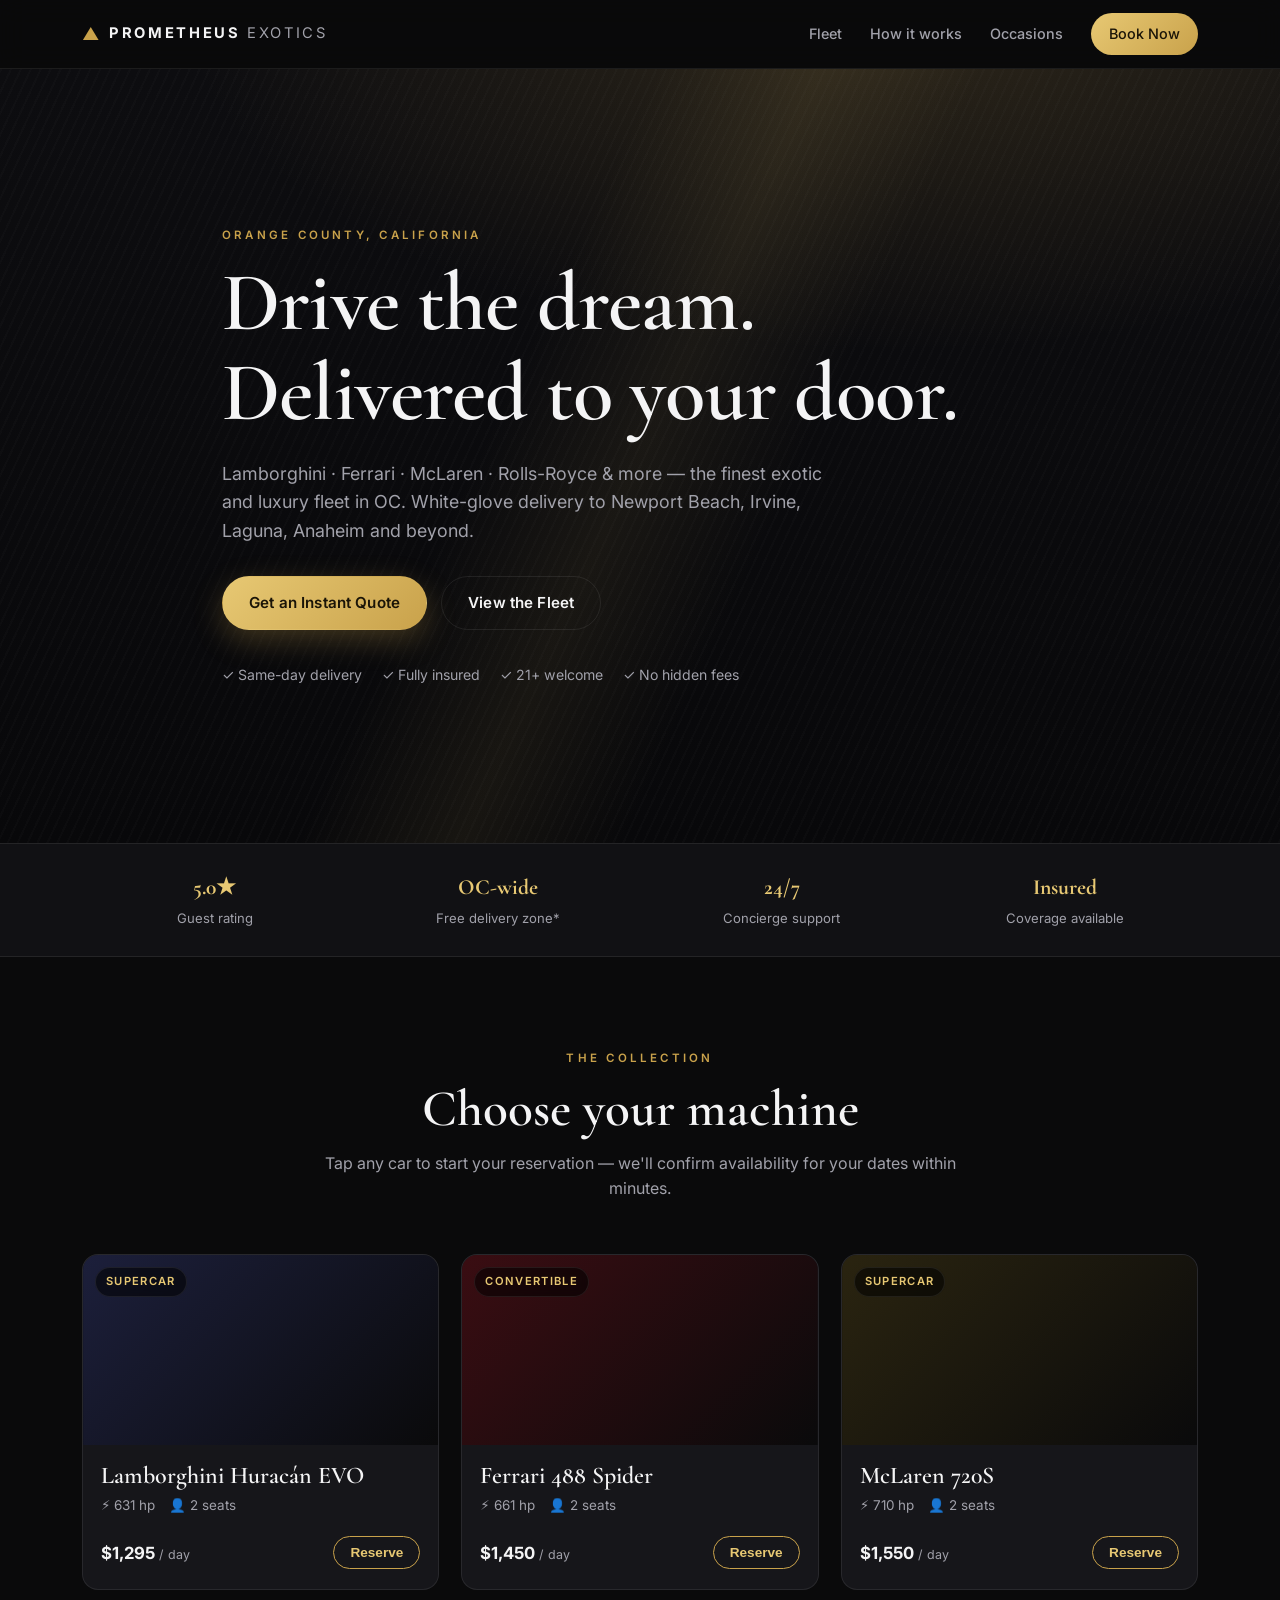
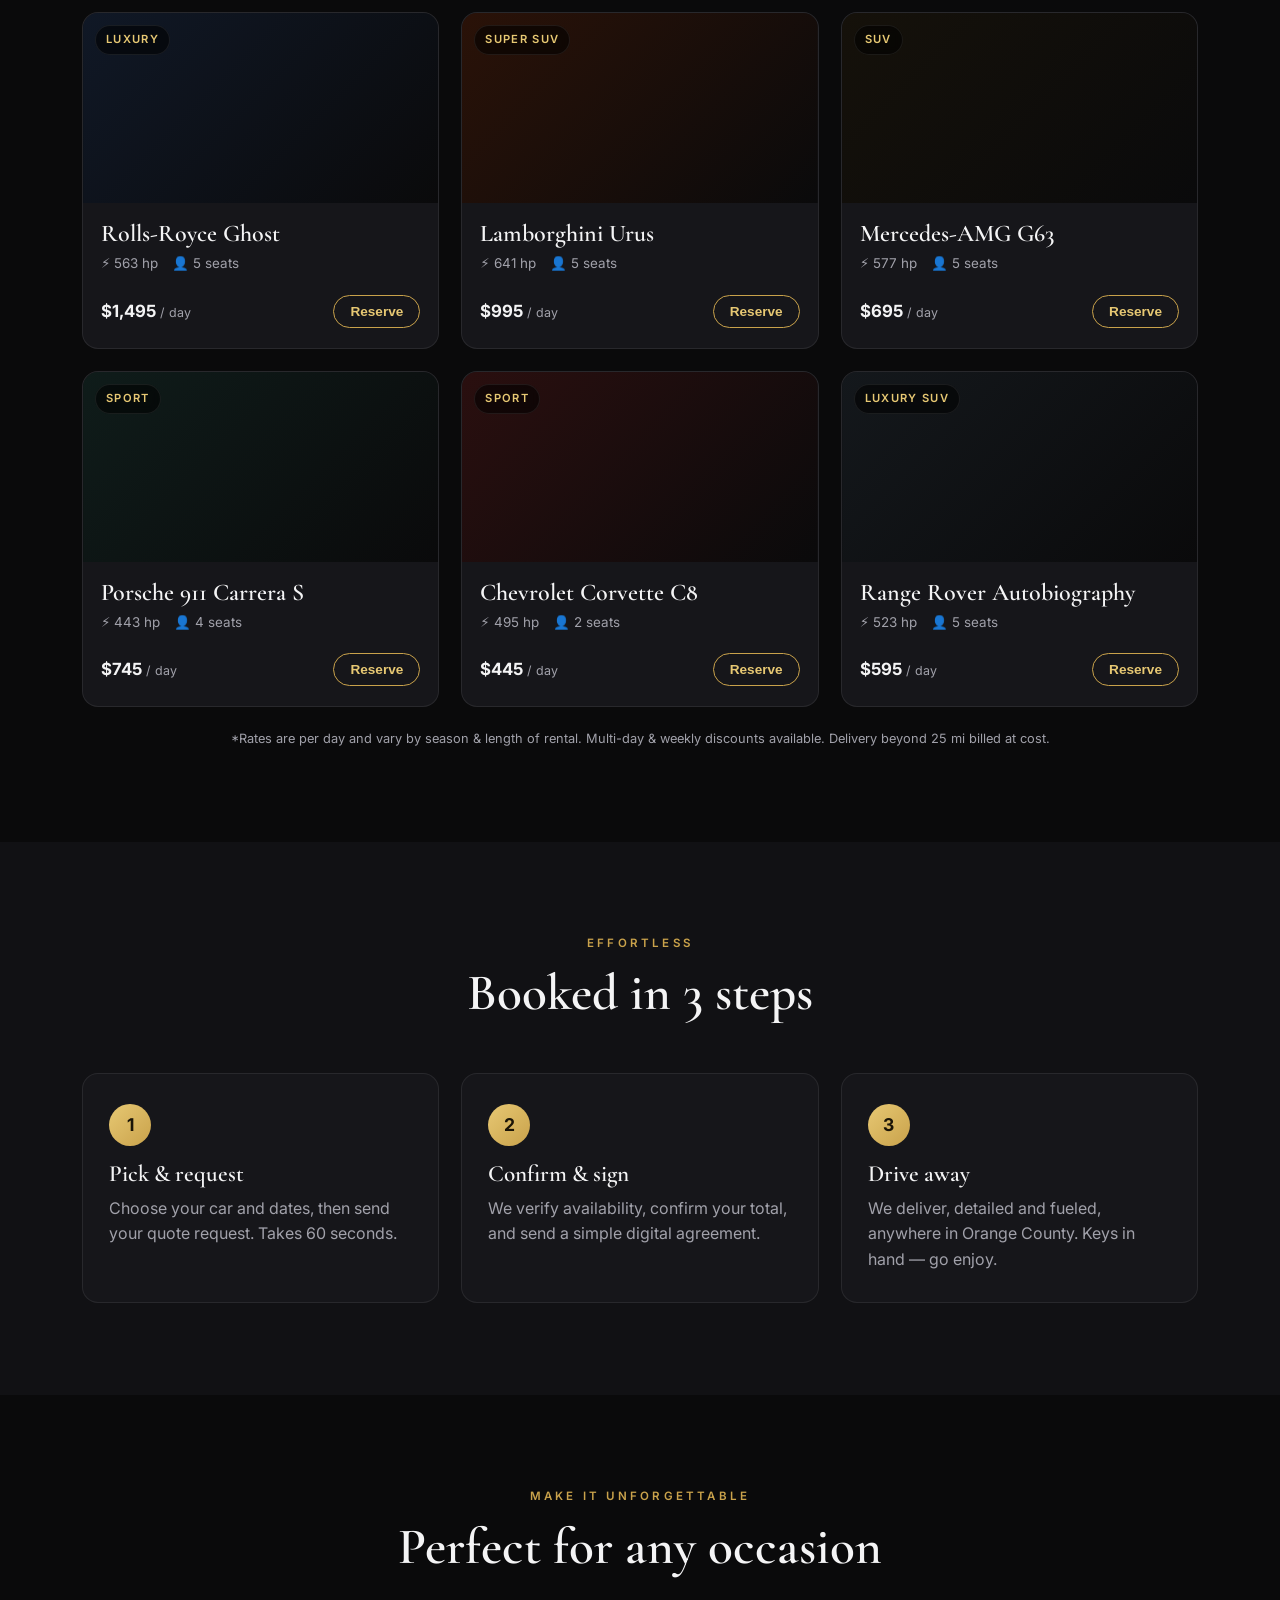
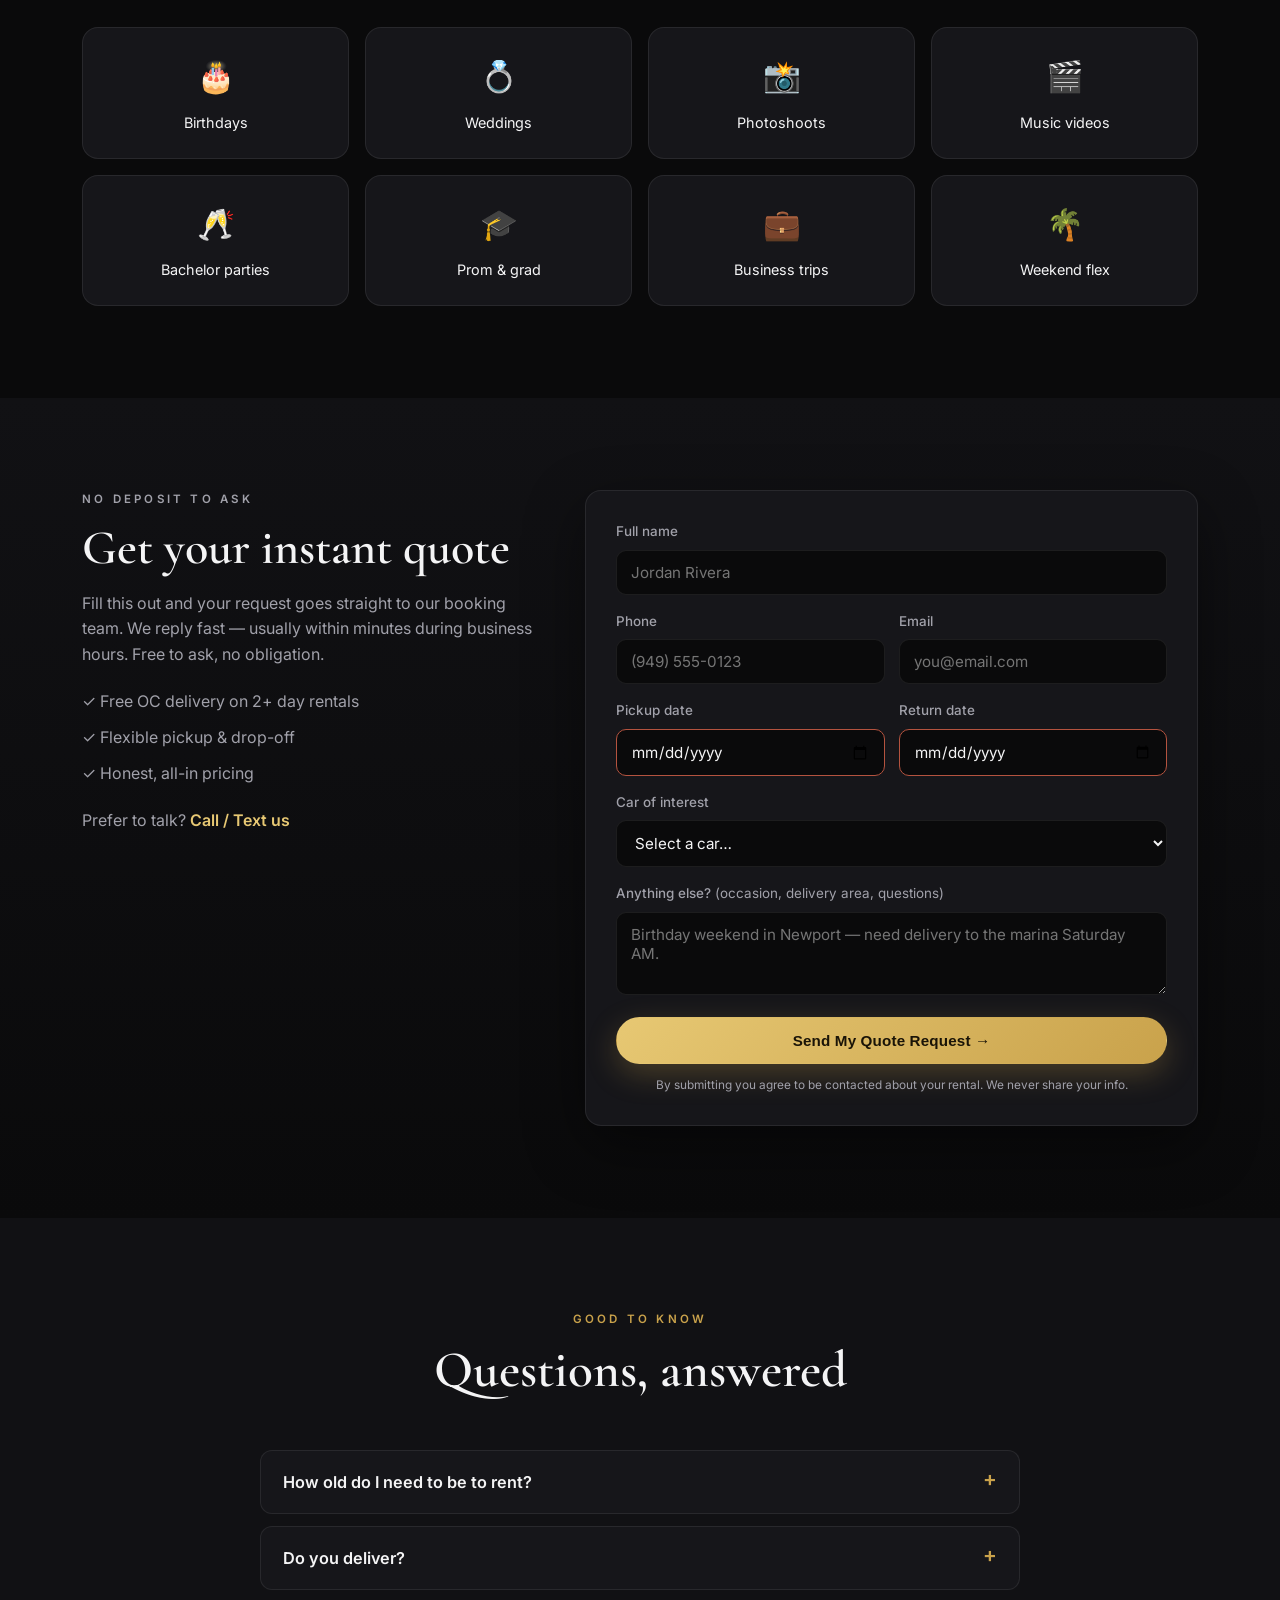
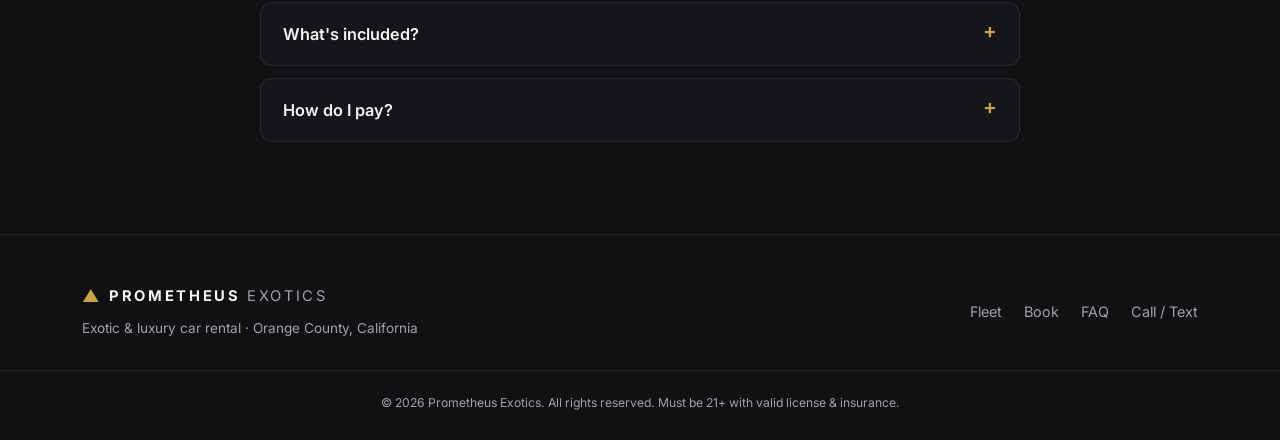
<file: prometheus-exotics/index.html>
<!DOCTYPE html>
<html lang="en">
<head>
  <meta charset="UTF-8" />
  <meta name="viewport" content="width=device-width, initial-scale=1.0" />
  <title>Prometheus Exotics | Exotic & Luxury Car Rental — Orange County, CA</title>
  <meta name="description" content="Rent Lamborghini, Ferrari, McLaren, Rolls-Royce and more in Orange County, California. Delivery to Newport Beach, Irvine, Laguna & all of OC. Book your dream car today." />

  <!-- Open Graph / social share -->
  <meta property="og:title" content="Prometheus Exotics — Exotic Car Rental, Orange County" />
  <meta property="og:description" content="Lamborghini, Ferrari, McLaren, Rolls-Royce & more. Delivered anywhere in OC. Book now." />
  <meta property="og:type" content="website" />

  <link rel="preconnect" href="https://fonts.googleapis.com" />
  <link rel="preconnect" href="https://fonts.gstatic.com" crossorigin />
  <link href="https://fonts.googleapis.com/css2?family=Cormorant+Garamond:wght@500;600;700&family=Inter:wght@300;400;500;600;700&display=swap" rel="stylesheet" />
  <link rel="stylesheet" href="style.css" />
</head>
<body>

  <!-- ===== Top bar ===== -->
  <header class="topbar" id="top">
    <div class="container topbar__inner">
      <a class="brand" href="#top">
        <span class="brand__mark">▲</span>
        <span class="brand__name">PROMETHEUS<span class="brand__thin"> EXOTICS</span></span>
      </a>
      <nav class="nav">
        <a href="#fleet">Fleet</a>
        <a href="#how">How it works</a>
        <a href="#occasions">Occasions</a>
        <a href="#book" class="nav__cta">Book Now</a>
      </nav>
    </div>
  </header>

  <!-- ===== Hero ===== -->
  <section class="hero">
    <div class="hero__overlay"></div>
    <div class="container hero__inner">
      <p class="eyebrow">Orange County, California</p>
      <h1>Drive the dream.<br />Delivered to your door.</h1>
      <p class="hero__sub">
        Lamborghini · Ferrari · McLaren · Rolls-Royce &amp; more — the finest exotic
        and luxury fleet in OC. White-glove delivery to Newport Beach, Irvine,
        Laguna, Anaheim and beyond.
      </p>
      <div class="hero__cta">
        <a href="#book" class="btn btn--gold">Get an Instant Quote</a>
        <a href="#fleet" class="btn btn--ghost">View the Fleet</a>
      </div>
      <ul class="hero__trust">
        <li>✓ Same-day delivery</li>
        <li>✓ Fully insured</li>
        <li>✓ 21+ welcome</li>
        <li>✓ No hidden fees</li>
      </ul>
    </div>
  </section>

  <!-- ===== Trust strip ===== -->
  <section class="strip">
    <div class="container strip__inner">
      <div><strong>5.0★</strong><span>Guest rating</span></div>
      <div><strong>OC-wide</strong><span>Free delivery zone*</span></div>
      <div><strong>24/7</strong><span>Concierge support</span></div>
      <div><strong>Insured</strong><span>Coverage available</span></div>
    </div>
  </section>

  <!-- ===== Fleet ===== -->
  <section class="section" id="fleet">
    <div class="container">
      <header class="section__head">
        <p class="eyebrow">The Collection</p>
        <h2>Choose your machine</h2>
        <p class="section__lead">Tap any car to start your reservation — we'll confirm availability for your dates within minutes.</p>
      </header>

      <div class="fleet" id="fleet-grid">
        <!-- Cards are rendered from data in script.js so rates/cars are easy to edit -->
      </div>
      <p class="fleet__note">*Rates are per day and vary by season &amp; length of rental. Multi-day &amp; weekly discounts available. Delivery beyond 25 mi billed at cost.</p>
    </div>
  </section>

  <!-- ===== How it works ===== -->
  <section class="section section--alt" id="how">
    <div class="container">
      <header class="section__head">
        <p class="eyebrow">Effortless</p>
        <h2>Booked in 3 steps</h2>
      </header>
      <div class="steps">
        <div class="step">
          <span class="step__num">1</span>
          <h3>Pick &amp; request</h3>
          <p>Choose your car and dates, then send your quote request. Takes 60 seconds.</p>
        </div>
        <div class="step">
          <span class="step__num">2</span>
          <h3>Confirm &amp; sign</h3>
          <p>We verify availability, confirm your total, and send a simple digital agreement.</p>
        </div>
        <div class="step">
          <span class="step__num">3</span>
          <h3>Drive away</h3>
          <p>We deliver, detailed and fueled, anywhere in Orange County. Keys in hand — go enjoy.</p>
        </div>
      </div>
    </div>
  </section>

  <!-- ===== Occasions ===== -->
  <section class="section" id="occasions">
    <div class="container">
      <header class="section__head">
        <p class="eyebrow">Make it unforgettable</p>
        <h2>Perfect for any occasion</h2>
      </header>
      <div class="occasions">
        <div class="occ">🎂<span>Birthdays</span></div>
        <div class="occ">💍<span>Weddings</span></div>
        <div class="occ">📸<span>Photoshoots</span></div>
        <div class="occ">🎬<span>Music videos</span></div>
        <div class="occ">🥂<span>Bachelor parties</span></div>
        <div class="occ">🎓<span>Prom &amp; grad</span></div>
        <div class="occ">💼<span>Business trips</span></div>
        <div class="occ">🌴<span>Weekend flex</span></div>
      </div>
    </div>
  </section>

  <!-- ===== Booking / Lead capture ===== -->
  <section class="section section--book" id="book">
    <div class="container book">
      <div class="book__copy">
        <p class="eyebrow">No deposit to ask</p>
        <h2>Get your instant quote</h2>
        <p>Fill this out and your request goes straight to our booking team. We reply fast —
          usually within minutes during business hours. Free to ask, no obligation.</p>
        <ul class="book__perks">
          <li>✓ Free OC delivery on 2+ day rentals</li>
          <li>✓ Flexible pickup &amp; drop-off</li>
          <li>✓ Honest, all-in pricing</li>
        </ul>
        <p class="book__direct">
          Prefer to talk? <a href="#" id="call-link">Call / Text us</a>
        </p>
      </div>

      <form class="quote" id="quote-form" novalidate>
        <div class="quote__row">
          <label>Full name
            <input type="text" name="name" autocomplete="name" required placeholder="Jordan Rivera" />
          </label>
        </div>
        <div class="quote__row quote__row--2">
          <label>Phone
            <input type="tel" name="phone" autocomplete="tel" required placeholder="(949) 555-0123" />
          </label>
          <label>Email
            <input type="email" name="email" autocomplete="email" placeholder="you@email.com" />
          </label>
        </div>
        <div class="quote__row quote__row--2">
          <label>Pickup date
            <input type="date" name="start" required />
          </label>
          <label>Return date
            <input type="date" name="end" required />
          </label>
        </div>
        <div class="quote__row">
          <label>Car of interest
            <select name="car" id="car-select" required>
              <option value="">Select a car…</option>
            </select>
          </label>
        </div>
        <div class="quote__row">
          <label>Anything else? <span class="muted">(occasion, delivery area, questions)</span>
            <textarea name="message" rows="3" placeholder="Birthday weekend in Newport — need delivery to the marina Saturday AM."></textarea>
          </label>
        </div>

        <button type="submit" class="btn btn--gold btn--full">Send My Quote Request →</button>
        <p class="quote__fineprint">By submitting you agree to be contacted about your rental. We never share your info.</p>

        <!-- Success panel: shown after submit, gives the lead a choice of channels -->
        <div class="quote__sent" id="quote-sent" hidden>
          <h3>Almost done — send it 🚀</h3>
          <p>Tap how you'd like to reach our booking team. Your details are pre-filled.</p>
          <div class="quote__channels">
            <a id="send-sms" class="btn btn--gold" href="#">💬 Send by Text</a>
            <a id="send-wa" class="btn btn--ghost" href="#" target="_blank" rel="noopener">🟢 WhatsApp</a>
            <a id="send-email" class="btn btn--ghost" href="#">✉️ Email</a>
          </div>
          <button type="button" class="quote__reset" id="quote-reset">← Edit my request</button>
        </div>
      </form>
    </div>
  </section>

  <!-- ===== FAQ ===== -->
  <section class="section section--alt" id="faq">
    <div class="container">
      <header class="section__head">
        <p class="eyebrow">Good to know</p>
        <h2>Questions, answered</h2>
      </header>
      <div class="faq">
        <details>
          <summary>How old do I need to be to rent?</summary>
          <p>Most of our fleet is available to drivers 21+. Select supercars may require 25+. A valid license and proof of insurance are required.</p>
        </details>
        <details>
          <summary>Do you deliver?</summary>
          <p>Yes — we deliver and pick up anywhere in Orange County. Delivery is complimentary on 2+ day rentals within 25 miles of our hub.</p>
        </details>
        <details>
          <summary>What's included?</summary>
          <p>Every rental includes a set mileage allowance, full detail, and a full tank. Extra miles and optional insurance are available — all priced up front, no surprises.</p>
        </details>
        <details>
          <summary>How do I pay?</summary>
          <p>We accept major cards and digital payment. A refundable security hold applies during your rental period.</p>
        </details>
      </div>
    </div>
  </section>

  <!-- ===== Footer ===== -->
  <footer class="footer">
    <div class="container footer__inner">
      <div>
        <span class="brand"><span class="brand__mark">▲</span><span class="brand__name">PROMETHEUS<span class="brand__thin"> EXOTICS</span></span></span>
        <p class="footer__tag">Exotic &amp; luxury car rental · Orange County, California</p>
      </div>
      <div class="footer__links">
        <a href="#fleet">Fleet</a>
        <a href="#book">Book</a>
        <a href="#faq">FAQ</a>
        <a href="#" id="footer-call">Call / Text</a>
      </div>
    </div>
    <p class="footer__legal">© <span id="year"></span> Prometheus Exotics. All rights reserved. Must be 21+ with valid license &amp; insurance.</p>
  </footer>

  <!-- Sticky mobile CTA -->
  <a href="#book" class="sticky-cta">Get a Quote →</a>

  <script src="script.js"></script>
</body>
</html>
</file>
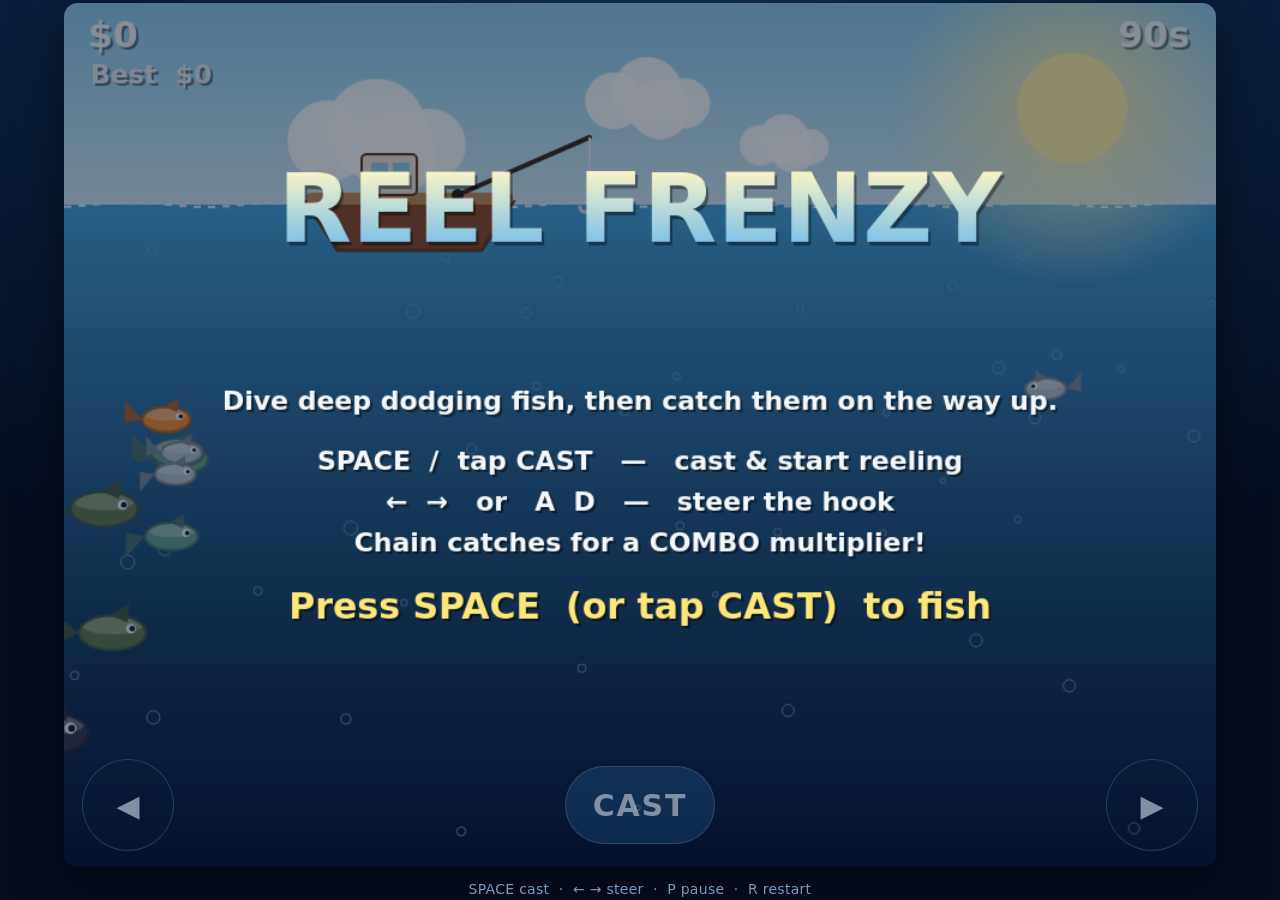
<file: games/reel-frenzy/index.html>
<!DOCTYPE html>
<html lang="en">
<head>
  <meta charset="utf-8">
  <meta name="viewport" content="width=device-width, initial-scale=1, maximum-scale=1, user-scalable=no">
  <meta name="theme-color" content="#06122e">
  <title>Reel Frenzy — arcade fishing</title>
  <link rel="icon" href="data:image/svg+xml,%3Csvg xmlns='http://www.w3.org/2000/svg' viewBox='0 0 16 16'%3E%3Ctext y='13' font-size='13'%3E%F0%9F%8E%A3%3C/text%3E%3C/svg%3E">
  <link rel="stylesheet" href="style.css">
</head>
<body>
  <main id="stage">
    <canvas id="game" width="960" height="720" aria-label="Reel Frenzy fishing game"></canvas>
    <div id="touch" aria-hidden="true">
      <button id="btn-left" class="tbtn" type="button">◀</button>
      <button id="btn-cast" class="tbtn tbtn--cast" type="button">CAST</button>
      <button id="btn-right" class="tbtn" type="button">▶</button>
    </div>
  </main>
  <p id="hint">SPACE cast &nbsp;·&nbsp; ← → steer &nbsp;·&nbsp; P pause &nbsp;·&nbsp; R restart</p>
  <script src="game.js"></script>
</body>
</html>
</file>
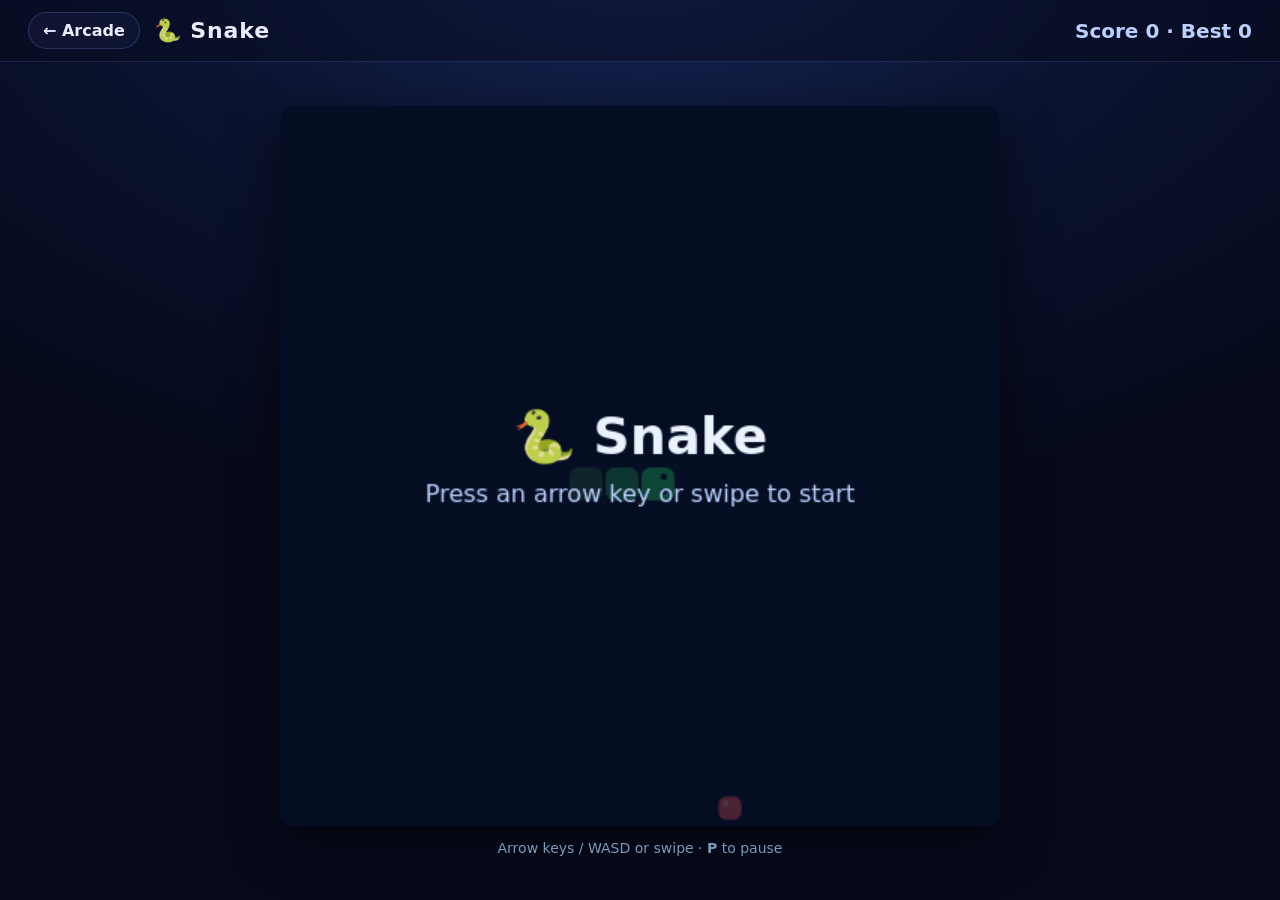
<file: games/snake/index.html>
<!DOCTYPE html>
<html lang="en">
<head>
  <meta charset="utf-8">
  <meta name="viewport" content="width=device-width, initial-scale=1, maximum-scale=1, user-scalable=no">
  <meta name="theme-color" content="#0b1330">
  <title>Snake — EMET Arcade</title>
  <link rel="icon" href="data:image/svg+xml,%3Csvg xmlns='http://www.w3.org/2000/svg' viewBox='0 0 16 16'%3E%3Ctext y='13' font-size='13'%3E%F0%9F%90%8D%3C/text%3E%3C/svg%3E">
  <link rel="stylesheet" href="../../assets/game.css">
</head>
<body>
  <header class="gamebar">
    <a class="back" href="../../index.html">← Arcade</a>
    <span class="title">🐍 Snake</span>
    <span class="spacer"></span>
    <span class="score">Score <b id="score">0</b> · Best <b id="best">0</b></span>
  </header>
  <main class="stage">
    <canvas id="board" class="board" width="480" height="480"></canvas>
    <p class="hint">Arrow keys / WASD or swipe · <b>P</b> to pause</p>
  </main>
  <script src="snake.js"></script>
</body>
</html>
</file>
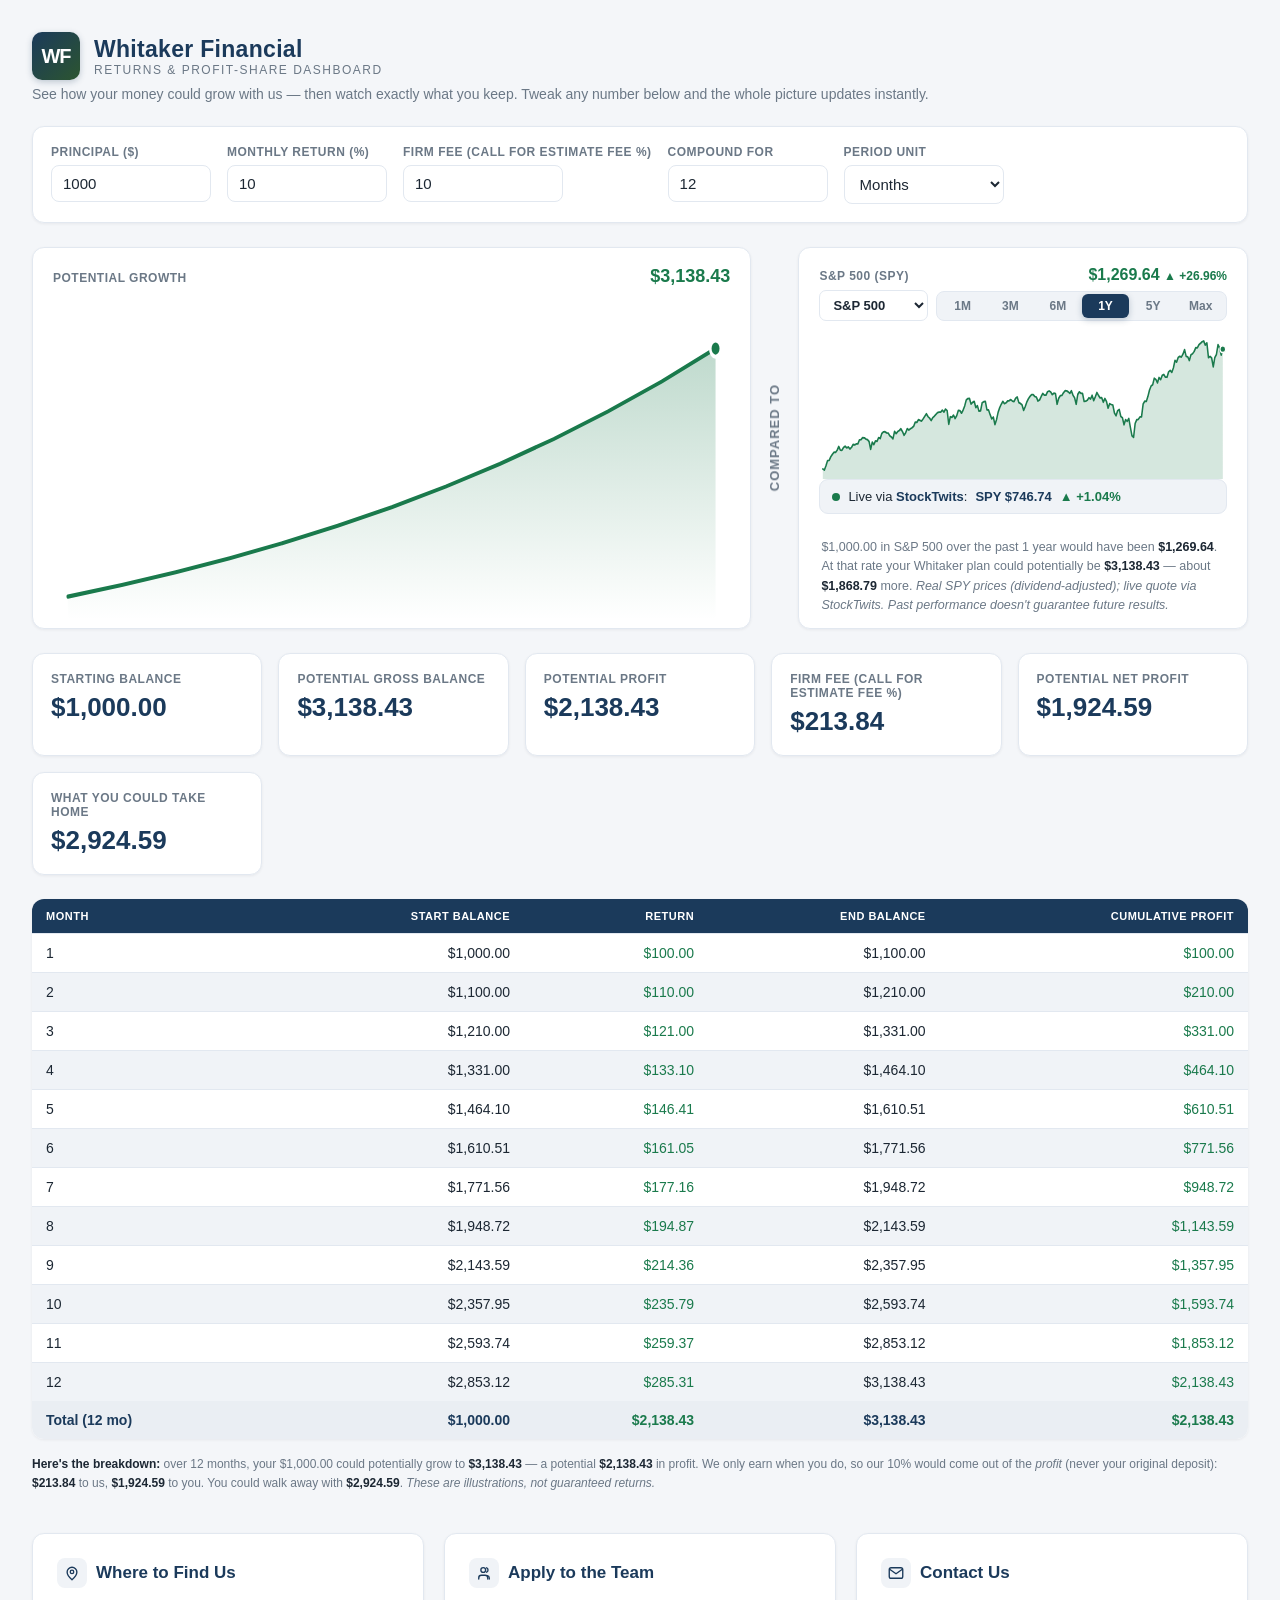
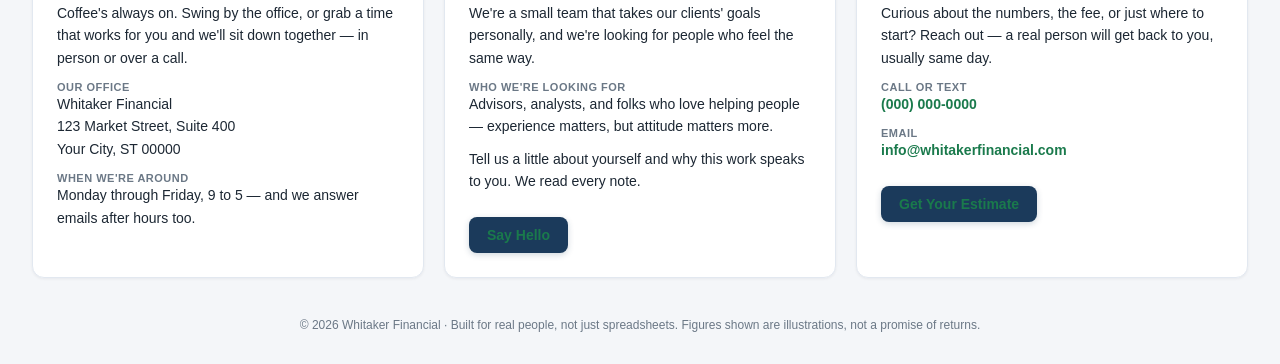
<file: returns_dashboard.html>
<!DOCTYPE html>
<html lang="en">
<head>
<meta charset="UTF-8">
<meta name="viewport" content="width=device-width, initial-scale=1.0">
<title>Whitaker Financial — Returns &amp; Firm Fee Dashboard</title>
<style>
  :root {
    --bg: #f4f6f9;
    --panel: #ffffff;
    --panel2: #f0f3f7;
    --accent: #1a7a4c;
    --accent2: #b8860b;
    --text: #1c2733;
    --muted: #6b7886;
    --border: #e2e8f0;
    --navy: #1b3a5b;
  }
  * { box-sizing: border-box; }
  body {
    margin: 0;
    font-family: -apple-system, BlinkMacSystemFont, "Segoe UI", Roboto, Helvetica, Arial, sans-serif;
    background: var(--bg);
    color: var(--text);
    padding: 32px;
  }

  /* ---- animations ---- */
  @keyframes rise {
    from { opacity: 0; transform: translateY(18px); }
    to   { opacity: 1; transform: translateY(0); }
  }
  @keyframes floaty {
    0%, 100% { transform: translateY(0); }
    50%      { transform: translateY(-4px); }
  }
  @keyframes shimmer {
    from { background-position: -200% 0; }
    to   { background-position: 200% 0; }
  }
  .reveal { opacity: 0; }
  .reveal.in { animation: rise .6s cubic-bezier(.2,.7,.3,1) forwards; }
  @media (prefers-reduced-motion: reduce) {
    .reveal, .reveal.in { opacity: 1 !important; animation: none !important; }
    * { transition: none !important; }
  }

  .brand { display: flex; align-items: center; gap: 14px; margin-bottom: 6px; }
  .brand .logo {
    width: 48px; height: 48px; border-radius: 10px; flex: 0 0 auto;
    background: linear-gradient(135deg, var(--navy), #2c5530);
    display: flex; align-items: center; justify-content: center;
    font-weight: 800; font-size: 20px; color: #ffffff; letter-spacing: -1px;
    box-shadow: 0 2px 6px rgba(27,58,91,.25);
    animation: floaty 4s ease-in-out infinite;
    transition: transform .3s ease, box-shadow .3s ease;
  }
  .brand .logo:hover { transform: scale(1.08) rotate(-3deg); box-shadow: 0 6px 16px rgba(27,58,91,.35); }
  .brand .name { font-size: 23px; font-weight: 800; letter-spacing: .3px; color: var(--navy); }
  .brand .tag { font-size: 12px; color: var(--muted); text-transform: uppercase; letter-spacing: 1.5px; }
  h1 { margin: 0 0 4px; font-size: 24px; }
  .sub { color: var(--muted); margin: 0 0 24px; font-size: 14px; }
  .controls {
    display: flex; flex-wrap: wrap; gap: 16px;
    background: var(--panel); padding: 18px; border-radius: 12px;
    border: 1px solid var(--border); margin-bottom: 24px;
    box-shadow: 0 1px 3px rgba(16,24,40,.06);
  }
  .field { display: flex; flex-direction: column; gap: 6px; }
  .field label { font-size: 12px; color: var(--muted); text-transform: uppercase; letter-spacing: .5px; font-weight: 600; }
  .field input, .field select {
    background: #fff; border: 1px solid var(--border); color: var(--text);
    padding: 9px 11px; border-radius: 8px; font-size: 15px; width: 160px;
    transition: border-color .2s ease, box-shadow .2s ease, transform .2s ease;
  }
  .field input:hover, .field select:hover { border-color: #c3ccd6; }
  .field input:focus, .field select:focus { outline: none; border-color: var(--navy); box-shadow: 0 0 0 3px rgba(27,58,91,.12); transform: translateY(-1px); }
  .chartwrap {
    background: var(--panel); border: 1px solid var(--border); border-radius: 12px;
    padding: 18px 20px 8px; margin-bottom: 24px; box-shadow: 0 1px 3px rgba(16,24,40,.06);
    transition: box-shadow .25s ease;
    display: flex; flex-direction: column;
  }
  .chartwrap:hover { box-shadow: 0 6px 18px rgba(16,24,40,.08); }
  .sp-banner {
    display: flex; align-items: center; gap: 8px; flex-wrap: wrap;
    font-size: 13px; color: var(--text); padding: 9px 12px; margin-bottom: 14px;
    background: var(--panel2); border: 1px solid var(--border); border-radius: 9px;
  }
  .sp-banner strong { color: var(--navy); }
  .sp-dot { width: 8px; height: 8px; border-radius: 50%; background: var(--accent); box-shadow: 0 0 0 0 rgba(26,122,76,.5); animation: pulse 2s infinite; }
  @keyframes pulse {
    0% { box-shadow: 0 0 0 0 rgba(26,122,76,.5); }
    70% { box-shadow: 0 0 0 7px rgba(26,122,76,0); }
    100% { box-shadow: 0 0 0 0 rgba(26,122,76,0); }
  }
  .sp-chg { font-weight: 700; }
  .sp-chg.up { color: var(--accent); }
  .sp-chg.down { color: #c0392b; }
  .chart-head { display: flex; justify-content: space-between; align-items: baseline; margin-bottom: 6px; flex-wrap: wrap; gap: 8px; }
  .chart-title { font-size: 12px; font-weight: 600; text-transform: uppercase; letter-spacing: .5px; color: var(--muted); }
  .legend { display: flex; gap: 14px; font-size: 12px; color: var(--muted); font-weight: 600; flex-wrap: wrap; }
  .legend .lg { display: inline-flex; align-items: center; gap: 6px; }
  .legend .lg i { width: 16px; height: 3px; border-radius: 2px; display: inline-block; }
  .legend .lg.dash i { background-image: linear-gradient(90deg, currentColor 60%, transparent 60%); background-size: 7px 3px; }
  .chart-end { font-size: 18px; font-weight: 700; color: var(--accent); }
  .chart-note { margin: 10px 2px 4px; font-size: 12.5px; line-height: 1.55; color: var(--muted); }
  .chart-note strong { color: var(--text); }
  #chart { width: 100%; flex: 1; min-height: 200px; display: block; overflow: visible; }
  #chart-line { stroke-dasharray: var(--len); stroke-dashoffset: var(--len); }
  #chart-line.draw { transition: stroke-dashoffset 1.4s cubic-bezier(.22,.7,.25,1); stroke-dashoffset: 0; }
  #chart-area { opacity: 0; transition: opacity .9s ease .5s; }
  #chart-area.show { opacity: 1; }
  #chart-dot { transition: opacity .4s ease 1.2s; }
  #chart-dot.show { opacity: 1; }
  .cards { display: grid; grid-template-columns: repeat(auto-fit, minmax(200px, 1fr)); gap: 16px; margin-bottom: 24px; }
  .card {
    background: var(--panel); border: 1px solid var(--border); border-radius: 12px; padding: 18px;
    box-shadow: 0 1px 3px rgba(16,24,40,.06);
    transition: transform .25s cubic-bezier(.2,.7,.3,1), box-shadow .25s ease, border-color .25s ease;
  }
  .card:hover { transform: translateY(-5px); box-shadow: 0 10px 24px rgba(16,24,40,.12); border-color: #d4dde7; }
  .card .k { font-size: 12px; color: var(--muted); text-transform: uppercase; letter-spacing: .5px; font-weight: 600; }
  .card .v { font-size: 26px; font-weight: 700; margin-top: 6px; color: var(--navy); transition: color .2s ease; }
  .green { color: var(--accent); }
  .gold { color: var(--accent2); }
  table { width: 100%; border-collapse: collapse; background: var(--panel); border-radius: 12px; overflow: hidden; box-shadow: 0 1px 3px rgba(16,24,40,.06); }
  th, td { padding: 11px 14px; text-align: right; font-size: 14px; border-bottom: 1px solid var(--border); }
  th { background: var(--navy); color: #fff; text-transform: uppercase; font-size: 11px; letter-spacing: .5px; }
  td:first-child, th:first-child { text-align: left; }
  tbody tr:nth-child(even) { background: var(--panel2); }
  tbody tr { animation: rise .45s ease both; transition: background .15s ease; }
  tbody tr:hover { background: #eef6f1; }
  tr:last-child td { border-bottom: none; }
  tfoot td { font-weight: 700; background: #eaeef3; color: var(--navy); }
  .note { color: var(--muted); font-size: 12px; margin-top: 16px; line-height: 1.6; }
  .note strong { color: var(--text); }
  .sections { display: grid; grid-template-columns: repeat(auto-fit, minmax(280px, 1fr)); gap: 20px; margin-top: 40px; }
  .section {
    background: var(--panel); border: 1px solid var(--border); border-radius: 12px; padding: 24px;
    box-shadow: 0 1px 3px rgba(16,24,40,.06);
    transition: transform .25s cubic-bezier(.2,.7,.3,1), box-shadow .25s ease;
  }
  .section:hover { transform: translateY(-5px); box-shadow: 0 12px 28px rgba(16,24,40,.12); }
  .section h2 { margin: 0 0 14px; font-size: 17px; color: var(--navy); display: flex; align-items: center; gap: 9px; }
  .section h2 .ico {
    width: 30px; height: 30px; border-radius: 8px; background: var(--panel2);
    display: inline-flex; align-items: center; justify-content: center; font-size: 16px; flex: 0 0 auto;
    transition: transform .3s ease, background .3s ease;
  }
  .section:hover h2 .ico { transform: scale(1.15) rotate(6deg); background: #e3eaf1; }
  .section p { margin: 0 0 10px; font-size: 14px; line-height: 1.6; color: var(--text); }
  .section .label { font-size: 11px; text-transform: uppercase; letter-spacing: .5px; color: var(--muted); font-weight: 600; margin-top: 12px; }
  .section a { color: var(--accent); text-decoration: none; font-weight: 600; }
  .section a:hover { text-decoration: underline; }
  .btn {
    display: inline-block; margin-top: 14px; background: var(--navy); color: #fff;
    padding: 10px 18px; border-radius: 8px; font-size: 14px; font-weight: 600; text-decoration: none;
    transition: transform .2s ease, box-shadow .2s ease, background .2s ease;
    box-shadow: 0 2px 6px rgba(27,58,91,.2);
  }
  .btn:hover { background: #142c45; text-decoration: none; transform: translateY(-2px); box-shadow: 0 8px 18px rgba(27,58,91,.3); }
  .btn:active { transform: translateY(0); }
  footer { margin-top: 40px; text-align: center; color: var(--muted); font-size: 12px; }
  .controls { transition: box-shadow .25s ease; }
  .controls:hover { box-shadow: 0 6px 18px rgba(16,24,40,.08); }

  /* two charts side by side; calculator wider, explorer narrower, equal height */
  .charts-row { display: grid; grid-template-columns: 1.6fr auto 1fr; gap: 16px; margin-bottom: 24px; align-items: stretch; }
  .charts-row .chartwrap { margin-bottom: 0; }
  .vs-label {
    align-self: center; text-align: center; color: var(--muted);
    font-size: 13px; font-weight: 700; text-transform: uppercase; letter-spacing: 1px;
    writing-mode: vertical-rl; transform: rotate(180deg);
  }
  @media (max-width: 760px) {
    .charts-row { grid-template-columns: 1fr; }
    .vs-label { writing-mode: horizontal-tb; transform: none; padding: 4px 0; }
  }

  .ixwrap {
    background: var(--panel); border: 1px solid var(--border); border-radius: 12px;
    padding: 18px 20px 8px; box-shadow: 0 1px 3px rgba(16,24,40,.06);
    display: flex; flex-direction: column;
  }
  .ix-controls { display: flex; align-items: center; gap: 8px; margin-bottom: 8px; }
  .ix-controls select {
    background: #fff; border: 1px solid var(--border); color: var(--text);
    padding: 6px 9px; border-radius: 7px; font-size: 13px; font-weight: 600; flex: 0 0 auto;
  }
  .ix-tabs { display: flex; flex: 1; background: var(--panel2); border: 1px solid var(--border); border-radius: 8px; padding: 2px; gap: 1px; }
  .ix-tabs button {
    flex: 1; border: none; background: transparent; color: var(--muted); font-weight: 700;
    font-size: 12px; padding: 5px 4px; border-radius: 6px; cursor: pointer; transition: all .18s ease;
  }
  .ix-tabs button:hover { color: var(--navy); }
  .ix-tabs button.active { background: var(--navy); color: #fff; box-shadow: 0 2px 6px rgba(27,58,91,.25); }
  .ix-period { font-size: 16px; font-weight: 700; }
  .ix-period .ix-pct { font-size: 12px; font-weight: 700; }
  .ix-period.up { color: var(--accent); }
  .ix-period.down { color: #c0392b; }
  #ixchart { width: 100%; flex: 1; min-height: 150px; display: block; overflow: visible; }
  #ix-line { stroke-dasharray: var(--ixlen); stroke-dashoffset: var(--ixlen); }
  #ix-line.draw { transition: stroke-dashoffset 1.3s cubic-bezier(.22,.7,.25,1); stroke-dashoffset: 0; }
  #ix-area { opacity: 0; transition: opacity .8s ease .5s; }
  #ix-area.show { opacity: 1; }
  #ix-dot { transition: opacity .4s ease 1.1s; }
  #ix-dot.show { opacity: 1; }
</style>
</head>
<body>
  <div class="brand">
    <div class="logo">WF</div>
    <div>
      <div class="name">Whitaker Financial</div>
      <div class="tag">Returns &amp; Profit-Share Dashboard</div>
    </div>
  </div>
  <p class="sub">See how your money could grow with us — then watch exactly what you keep. Tweak any number below and the whole picture updates instantly.</p>

  <div class="controls reveal">
    <div class="field">
      <label>Principal ($)</label>
      <input type="number" id="principal" value="1000" min="0" step="100">
    </div>
    <div class="field">
      <label>Monthly Return (%)</label>
      <input type="number" id="rate" value="10" step="0.5">
    </div>
    <div class="field">
      <label>Firm Fee (call for estimate fee %)</label>
      <input type="number" id="fee" value="10" step="0.5">
    </div>
    <div class="field">
      <label>Compound For</label>
      <input type="number" id="duration" value="12" min="1" step="1">
    </div>
    <div class="field">
      <label>Period Unit</label>
      <select id="unit">
        <option value="1">Months</option>
        <option value="12">Years</option>
      </select>
    </div>
  </div>

  <div class="charts-row">
    <div class="chartwrap reveal">
      <div class="chart-head">
        <span class="chart-title">Potential growth</span>
        <span class="chart-end" id="chart-end"></span>
      </div>
      <svg id="chart" viewBox="0 0 640 200" preserveAspectRatio="none" aria-hidden="true">
        <defs>
          <linearGradient id="fillGrad" x1="0" y1="0" x2="0" y2="1">
            <stop offset="0%" stop-color="#1a7a4c" stop-opacity="0.28"/>
            <stop offset="100%" stop-color="#1a7a4c" stop-opacity="0"/>
          </linearGradient>
        </defs>
        <path id="chart-area" fill="url(#fillGrad)" stroke="none"></path>
        <path id="chart-line" fill="none" stroke="#1a7a4c" stroke-width="2.5" stroke-linecap="round" stroke-linejoin="round"></path>
      <circle id="chart-dot" r="5" fill="#1a7a4c" stroke="#fff" stroke-width="2.5" opacity="0"></circle>
    </svg>
    </div>

    <div class="vs-label">compared to</div>

    <div class="ixwrap reveal">
      <div class="chart-head">
        <span class="chart-title" id="ix-name">S&amp;P 500</span>
        <span class="ix-period" id="ix-period"></span>
      </div>
      <div class="ix-controls">
        <select id="ix-index">
          <option value="spx">S&amp;P 500</option>
          <option value="nasdaq">Nasdaq</option>
          <option value="dow">Dow Jones</option>
        </select>
        <div class="ix-tabs" id="ix-tabs">
          <button data-tf="1M">1M</button>
          <button data-tf="3M">3M</button>
          <button data-tf="6M">6M</button>
          <button data-tf="1Y" class="active">1Y</button>
          <button data-tf="5Y">5Y</button>
          <button data-tf="MAX">Max</button>
        </div>
      </div>
      <svg id="ixchart" viewBox="0 0 640 200" preserveAspectRatio="none" aria-hidden="true">
        <path id="ix-area" stroke="none"></path>
        <path id="ix-line" fill="none" stroke-width="2.4" stroke-linecap="round" stroke-linejoin="round"></path>
        <circle id="ix-dot" r="4.5" stroke="#fff" stroke-width="2" opacity="0"></circle>
      </svg>
      <div class="sp-banner">
        <span class="sp-dot"></span>
        <span>Live via <strong>StockTwits</strong>:</span>
        <strong id="sp-live">—</strong>
        <span id="sp-chg" class="sp-chg">—</span>
      </div>
      <p class="chart-note" id="ix-note"></p>
    </div>
  </div>

  <div class="cards">
    <div class="card reveal"><div class="k">Starting Balance</div><div class="v" id="c-start">$1,000.00</div></div>
    <div class="card reveal"><div class="k">Potential Gross Balance</div><div class="v green" id="c-gross">$3,138.43</div></div>
    <div class="card reveal"><div class="k">Potential Profit</div><div class="v green" id="c-profit">$100.00</div></div>
    <div class="card reveal"><div class="k">Firm Fee (call for estimate fee %)</div><div class="v gold" id="c-fee">$10.00</div></div>
    <div class="card reveal"><div class="k">Potential Net Profit</div><div class="v green" id="c-net">$90.00</div></div>
    <div class="card reveal"><div class="k">What You Could Take Home</div><div class="v" id="c-netbal">$1,090.00</div></div>
  </div>

  <table class="reveal">
    <thead>
      <tr>
        <th>Month</th>
        <th>Start Balance</th>
        <th>Return</th>
        <th>End Balance</th>
        <th>Cumulative Profit</th>
      </tr>
    </thead>
    <tbody id="rows"></tbody>
    <tfoot>
      <tr id="foot"></tr>
    </tfoot>
  </table>

  <p class="note" id="note"></p>

  <div class="sections">
    <div class="section reveal">
      <h2><span class="ico"><svg viewBox="0 0 24 24" width="18" height="18" fill="none" stroke="#1b3a5b" stroke-width="1.8" stroke-linecap="round" stroke-linejoin="round"><path d="M12 21s-6.5-5.4-6.5-10.2A6.5 6.5 0 0 1 12 4.3a6.5 6.5 0 0 1 6.5 6.5C18.5 15.6 12 21 12 21z"/><circle cx="12" cy="10.5" r="2.3"/></svg></span> Where to Find Us</h2>
      <p>Coffee's always on. Swing by the office, or grab a time that works for you and we'll sit down together — in person or over a call.</p>
      <div class="label">Our Office</div>
      <p>Whitaker Financial<br>123 Market Street, Suite 400<br>Your City, ST 00000</p>
      <div class="label">When We're Around</div>
      <p>Monday through Friday, 9 to 5 — and we answer emails after hours too.</p>
    </div>

    <div class="section reveal">
      <h2><span class="ico"><svg viewBox="0 0 24 24" width="18" height="18" fill="none" stroke="#1b3a5b" stroke-width="1.8" stroke-linecap="round" stroke-linejoin="round"><path d="M17 20v-1.5a3.5 3.5 0 0 0-3.5-3.5h-5A3.5 3.5 0 0 0 5 18.5V20"/><circle cx="11" cy="8" r="3.2"/><path d="M19 20v-1.4a3.2 3.2 0 0 0-2.4-3.1"/><path d="M15.5 5.1a3.2 3.2 0 0 1 0 5.8"/></svg></span> Apply to the Team</h2>
      <p>We're a small team that takes our clients' goals personally, and we're looking for people who feel the same way.</p>
      <div class="label">Who We're Looking For</div>
      <p>Advisors, analysts, and folks who love helping people — experience matters, but attitude matters more.</p>
      <p>Tell us a little about yourself and why this work speaks to you. We read every note.</p>
      <a class="btn" href="mailto:careers@whitakerfinancial.com?subject=Application%20-%20Whitaker%20Financial">Say Hello</a>
    </div>

    <div class="section reveal">
      <h2><span class="ico"><svg viewBox="0 0 24 24" width="18" height="18" fill="none" stroke="#1b3a5b" stroke-width="1.8" stroke-linecap="round" stroke-linejoin="round"><rect x="3" y="5" width="18" height="14" rx="2.5"/><path d="m3.5 7 8.5 6 8.5-6"/></svg></span> Contact Us</h2>
      <p>Curious about the numbers, the fee, or just where to start? Reach out — a real person will get back to you, usually same day.</p>
      <div class="label">Call or Text</div>
      <p><a href="tel:+10000000000">(000) 000-0000</a></p>
      <div class="label">Email</div>
      <p><a href="mailto:info@whitakerfinancial.com">info@whitakerfinancial.com</a></p>
      <a class="btn" href="mailto:info@whitakerfinancial.com?subject=Estimate%20Request%20-%20Whitaker%20Financial">Get Your Estimate</a>
    </div>
  </div>

  <footer>© <span id="year"></span> Whitaker Financial · Built for real people, not just spreadsheets. Figures shown are illustrations, not a promise of returns.</footer>

<script>
const $ = id => document.getElementById(id);
const fmt = n => "$" + n.toLocaleString("en-US", {minimumFractionDigits: 2, maximumFractionDigits: 2});
document.getElementById("year").textContent = new Date().getFullYear();

const reduceMotion = window.matchMedia("(prefers-reduced-motion: reduce)").matches;

// REAL index price history (dividend-adjusted) via the SPY / QQQ / DIA ETFs.
// daily bars: 2025-05-15 .. 2026-06-18  |  monthly bars: 2014-01 .. 2026-05
// Live quotes come from StockTwits (ql.stocktwits.com) for the same ETFs.
const MONTHLY_THROUGH = "May 2026";
const DAILY_THROUGH = "Jun 18, 2026";
const IX = {
  spx: { name: "S&P 500", etf: "SPY", color: "#1b3a5b",
    snap: { last: 746.74, pct: 1.04, asof: "Jun 18, 2026 4:00pm ET" },
    daily: [581.17,584.91,585.56,583.56,573.57,573.8,569.82,581.86,578.44,580.76,580.1,583.42,586.8,586.64,583.76,589.85,590.39,593.79,592.07,594.46,587.71,593.39,588.24,588.15,586.76,592.63,599.26,599.6,604.35,607.39,610.33,610.13,612.93,617.82,613.16,612.82,616.54,618.3,616.1,617.29,614.62,616.7,620.52,620.06,621.25,621.34,626.69,626.9,629.58,629.42,627.74,626.94,624.56,614.2,623.65,620.45,625.26,624.73,629.66,628.4,635.17,637.37,637.43,635.92,635.78,632.29,630.59,628.03,637.79,634.95,637.64,639.11,641.4,637.53,632.75,636.22,641.6,639.72,641.31,642.81,644.69,650.11,649.89,653.39,652.48,651.66,654.74,658.01,661.15,657.52,655.41,652.36,656.13,657.99,660.49,662.76,663.53,663.52,665.92,663.43,667.42,665.47,647.33,657.35,656.54,659.48,654.95,658.7,665.61,665.6,662.11,666.07,671.56,679.55,681.37,681.7,674.14,676.37,677.65,669.55,671.89,664.62,665.28,675.75,677.31,677.69,666.35,666.24,659.98,654.39,656.94,646.84,653.34,663.04,669.33,673.99,677.7,674.58,675.84,678.2,678.7,680,677.94,677.35,681.88,683.48,676.07,675.04,673.18,665.71,670.78,676.89,681.13,684.26,686.68,686.61,684.15,683.31,678.22,679.47,684.02,688.11,685.88,685.81,690.37,691.46,690.07,686.66,688.54,687.96,673.88,681.7,685.28,685.53,689.03,691.79,691.72,690.34,688.27,691.71,685.83,682.49,673.92,686.92,690.25,688.42,688.26,677.57,678.05,679.15,682.59,680.78,685.73,678.69,683.65,689.45,685.6,682.29,682.68,676.63,681.43,677.61,668.68,674.57,673.48,672.63,662.36,658.59,665.33,667.09,657.73,656.1,646.67,653.48,651.28,654.92,643.19,632.19,630.07,648.44,653.34,653.93,657.03,657.32,674.11,678.01,677.56,684.2,692.56,698.04,699.76,708.24,706.82,702.18,709.31,706.55,712.04,713.27,709.79,709.68,716.76,718.75,716.11,721.87,731.93,729.68,735.72,737.4,736.28,740.41,746.27,737.27,736.75,731.83,739.35,740.82,743.74,748.69,748.56,752.7,754.58,756.64,757.67,752.34,755.19,735.65,737.32,735.15,723.53,735.86,739.85,752.93,748.43,739.06,746.74],
    monthly: [107.67,115.78,117.32,118.62,122.99,126.97,124.34,131.96,129.21,133.85,139.39,138.86,132.77,143.98,140.68,142.71,145.39,141.13,145.78,132.95,127.95,144.25,145.01,141.4,131.25,131.09,144.1,144.91,148.42,149.13,156.78,157.04,157.04,153.29,161.12,165.6,169.6,178.54,178.84,181.18,184.54,186.08,191.05,191.77,196.75,202.67,210.53,213.73,228.77,218.52,211.12,212.48,218.91,220.49,230.54,239.52,241.26,221.17,226.19,201.89,221.9,230.65,235.68,247.22,228.47,247.64,252.07,247.09,252.79,259.35,270.33,279.45,279.32,253.85,216.75,249.48,263.32,268.72,286.88,309.67,296.59,288.24,323.76,337.16,333.35,343.64,360.89,381.86,384.6,393.99,404.44,417.49,396.5,426.61,422.92,443.96,418.91,405.63,422,382.36,383.29,349.19,383.93,367.12,330.72,359.75,381.22,357.75,381.8,371.58,386.22,392.76,394.68,421.74,436.25,428.81,407.53,398.25,436.45,457.26,464.83,490.03,506.76,485.53,510.69,529.57,536.12,548.99,560.81,555.69,589.6,575.1,590.84,583.2,550.1,545.25,580.1,610.33,624.56,637.53,660.49,676.37,677.7,678.22,688.27,682.29,648.44,716.76,754.58] },
  nasdaq: { name: "Nasdaq", etf: "QQQ", color: "#7b4fb5",
    snap: { last: 740.62, pct: 2.507, asof: "Jun 18, 2026 4:00pm ET" },
    daily: [516.44,518.7,519.2,517.46,510.23,511.19,506.43,518.41,516.1,517.12,516.3,520.4,524.49,525.96,521.98,527.11,527.89,531.4,529.6,530.85,524.15,531.48,526.27,526.18,524.02,529.43,537.56,538.94,544,545.87,549.42,544.77,548.58,554,549.81,550.12,554.03,553.23,551.98,553.99,554.5,555.07,559.58,559.04,561.95,559.03,561.59,562.79,564.15,565.92,565.04,565.8,562.79,551.66,561.88,558.05,565.1,567.02,572.33,570.63,577.83,578.12,577.67,575.12,574.89,567.06,563.68,561.06,569.75,568.1,570.39,571.27,574.86,568.18,563.4,567.85,573.01,573.84,576.65,578.29,578.48,581.86,584.44,589.46,588.96,587.78,593.1,597.13,600.67,596.67,594.57,592,594.44,597.2,598.84,601.72,604.2,601.65,606.18,602.98,609.91,609.17,587.97,600.48,596.47,600.69,598.46,602.4,610.01,609.85,603.96,609.05,615.57,626.56,631.39,634.24,624.52,627.54,630.55,617.72,621.75,610.14,608.21,621.7,620.04,619.55,606.87,607.33,602.13,594.78,598.34,584.14,588.54,603.63,607.36,612.74,617.72,615.64,620.47,621.99,621.41,623.95,622.75,623.52,626.08,624.05,612.09,609.01,610.22,598.88,607.58,615.52,618.48,621.38,623.2,623.16,620.14,618.7,613.58,612.39,617.26,622.69,623.29,619.74,625.92,626.44,625.51,618.82,621.05,620.53,607.33,615.55,620.03,621.99,624.73,630.4,632.49,628.7,621.14,625.41,615.79,605.02,596.3,608.92,613.59,610.74,612.38,599.91,601.19,600.57,605.06,602.74,608.08,600.68,607.14,615.95,608.51,606.56,607.36,600.85,610.02,608.18,599.02,607.03,607.04,606.96,596.53,592.99,599.65,602.58,594.17,592.29,581.33,588,583.98,587.82,573.79,562.58,558.28,577.18,584.31,584.98,588.5,588.59,606.09,610.19,611.07,617.39,628.6,637.4,640.47,648.85,646.79,644.33,655.11,651.42,663.88,664.23,657.55,661.57,667.74,674.15,672.88,681.61,695.77,694.94,711.23,713.29,707.24,714.71,719.79,708.93,705.88,701.53,713.15,714.51,717.54,730.28,729.45,735.6,738.31,742.74,746.16,744.21,740.61,705.06,716.07,707.83,693.69,717.12,721.34,744,729.86,722.51,740.62],
    monthly: [64.07,68.14,65.67,65.39,69.31,72.16,73.27,78.03,77.28,79.89,84.5,82.13,79.98,87.28,84.72,86.75,89.17,86.45,91.33,83.69,81.4,92.97,93.66,91.84,84.11,82.48,89.5,86.02,90.64,88.12,95.81,97.02,99.6,97.87,98.38,99.71,105.8,111.25,113.89,117.5,122.8,119.53,125.12,128.09,127.66,134.36,137.36,138.29,151.93,149.74,142.94,143.75,152.88,154.84,159.64,169.84,169.31,153.34,152.89,138.2,152.1,157.13,163.95,173.8,158.21,171.42,175.78,172.15,173.87,182.14,190.16,198.13,204.59,191.32,176.28,204.79,219.24,233.91,252.1,281.19,264.54,256.08,286.32,301,301.82,301.4,306.78,325.64,321.58,342.48,352.62,368,346.42,374.57,382.28,386.8,352,335.75,351.93,302.64,297.67,270.2,305.38,289.19,257.69,268.38,283.79,257.37,285.71,284.65,312.49,314.12,339.55,361.49,375.75,370.06,350.87,343.47,381.43,403.15,410.6,432.63,438.21,418.79,445.73,474.07,466.03,471.23,483.71,479.49,505.38,507.7,518.76,504.64,466.11,472.66,516.3,549.42,562.79,568.18,598.84,627.54,617.72,613.58,621.14,606.56,577.18,667.74,738.31] },
  dow: { name: "Dow Jones", etf: "DIA", color: "#0d7d8c",
    snap: { last: 515.52, pct: 0.121, asof: "Jun 18, 2026 4:00pm ET" },
    daily: [414.75,418.14,419.63,418.56,410.34,410.41,407.92,415.44,413.01,414.05,414.44,415.3,417.6,416.53,415.56,419.97,419.95,421.2,421.19,422.08,414.4,417.87,414.7,414.43,414.55,418.51,423.58,422.65,426.72,430.79,433.44,437.68,437.5,440.88,436.79,435.17,437.31,439.29,436.36,437.37,432.94,435.15,438.01,436.23,436.41,437.93,443.18,440.08,441.99,441.31,439.45,437.73,434.3,428.69,434.78,434.11,434.94,432.69,434.89,432.98,437.65,442.39,442.13,442.76,442.28,442.52,442.59,441.18,449.87,446.3,447.72,449.26,450.02,449.32,446.84,446.49,450.28,448.22,449.43,451.24,449.16,455.15,452.55,453.3,452.01,454.49,455.86,457.49,458.22,457.42,455.57,453.98,456.83,457.59,458.29,458.81,459.66,462.06,461.39,460.52,460.62,458.05,449.42,455.23,457.26,457.26,454.11,456.49,461.73,463.93,460.49,462,466.92,470.06,471.86,471.08,469.72,470.38,468.18,465.61,467.82,463.99,464.57,468.53,474.12,477.47,469.45,466.51,461.03,456.01,456.47,452.81,457.85,459.72,466.46,469.63,472.46,468.6,470.54,474.69,474.35,475.31,473.43,471.7,476.63,483.15,480.68,480.45,477.26,475.08,475.79,477.48,479.79,480.56,483.34,483.36,480.92,479.92,476.9,479.96,486.1,490.94,486.29,488.86,491.35,492.23,488.27,487.91,490.81,489.93,481.39,487.31,490.2,487.44,490.57,486.57,486.64,486.72,485.54,490.54,488.82,491.26,485.42,497.54,497.73,498.41,497.84,491.18,491.79,492.36,493.51,490.89,493.2,485.13,488.91,491.94,491.98,486.78,486.3,482.64,484.86,476.96,472.35,475,474.82,471.93,464.6,463.53,467.42,468.02,460.12,458.18,454,460.08,459.28,462.25,457.42,449.5,450.17,461.3,463.59,463.17,464.88,463.99,477.27,480.01,477.36,480.24,483.6,482.83,483.74,492.54,492.65,489.68,493.08,491.32,490.53,490.15,489.74,486.99,494.97,493.34,487.88,491.28,497.37,494.23,494.45,495.43,496.21,495.46,499.12,493.96,495.6,492.57,498.83,501.7,504.71,503.84,505.47,505.64,509.37,510.03,512.64,506.85,515.29,508.29,507.5,508,498.84,507.95,511.65,517.03,520.03,514.89,515.52],
    monthly: [127.91,134.18,135.4,136.61,138.09,139.05,136.45,142.04,141.23,144.61,149.26,149.04,142.61,152.35,148.74,149.34,151.27,146.98,147.84,136.34,133.78,147.65,148.39,145.15,135.53,136.12,147.8,148.75,148.81,150.16,155.29,155.1,153.94,152.33,162.56,168.67,169.52,179.14,177.5,180.24,181.16,184.4,189.86,190.68,194.98,204.79,214,218.54,232.6,221.36,212.56,212.7,215.34,213.89,225.33,231.01,235.56,222.35,226.67,204.36,221.28,230.44,230.29,236.95,219.38,237.01,239.68,235.29,240.34,241.64,252.11,256.26,253.58,225.72,190.39,214.38,225.45,229.03,235.51,255.44,248.66,236.22,267.78,276.95,270.97,280.61,301.34,310.1,316.8,316.11,320.64,325.08,309.45,329.39,316.06,334.48,322.24,310.5,317.99,300.85,302.1,280.41,301.38,289.03,261.5,301.8,321.21,307.14,316.92,303.22,310.12,318.72,307.93,323.04,335.03,327.78,315.84,311.56,341.79,359.49,364.2,373.39,382.14,362.7,372.5,377.27,394.73,402.77,410.93,405.63,438.32,414.95,435,428.64,410.95,397.61,414.44,433.44,434.3,449.32,458.29,470.38,472.46,476.9,485.54,486.78,461.3,494.97,509.37] }
};

// Timeframe presets: which dataset and how many trailing bars
const TF = {
  "1M":  { src: "daily",   bars: 22,    label: "1 month",   mo: 1 },
  "3M":  { src: "daily",   bars: 64,    label: "3 months",  mo: 3 },
  "6M":  { src: "daily",   bars: 127,   label: "6 months",  mo: 6 },
  "1Y":  { src: "daily",   bars: 252,   label: "1 year",    mo: 12 },
  "5Y":  { src: "monthly", bars: 60,    label: "5 years",   mo: 60 },
  "MAX": { src: "monthly", bars: 9999,  label: "since 2014", mo: 148 }
};

function ixData(key, tf) {
  const arr = TF[tf].src === "daily" ? IX[key].daily : IX[key].monthly;
  const n = Math.min(TF[tf].bars, arr.length);
  return arr.slice(arr.length - n);
}

// Smoothly count a card's number from its old value up/down to the new one
function setMoney(id, target) {
  const el = $(id);
  const from = parseFloat(el.dataset.val || "0");
  el.dataset.val = target;
  if (reduceMotion || from === target) { el.textContent = fmt(target); return; }
  const start = performance.now(), dur = 650;
  function tick(now) {
    const t = Math.min(1, (now - start) / dur);
    const eased = 1 - Math.pow(1 - t, 3); // easeOutCubic
    el.textContent = fmt(from + (target - from) * eased);
    if (t < 1) requestAnimationFrame(tick);
  }
  requestAnimationFrame(tick);
}

function calc() {
  const principal = parseFloat($("principal").value) || 0;
  const mRate = (parseFloat($("rate").value) || 0) / 100;
  const fee = (parseFloat($("fee").value) || 0) / 100;
  const unit = parseInt($("unit").value, 10);          // 1 = months, 12 = years
  const totalMonths = Math.max(1, Math.round((parseFloat($("duration").value) || 1) * unit));

  const months = [];
  let bal = principal;

  // Compound at the monthly rate for the chosen number of months
  for (let m = 1; m <= totalMonths; m++) {
    const start = bal;
    const ret = start * mRate;
    bal = start + ret;
    months.push({ m, start, ret, end: bal, cum: bal - principal });
  }

  const gross = bal;
  const profit = gross - principal;
  const firmFee = profit * fee;
  const clientNetProfit = profit - firmFee;
  const clientNetBal = principal + clientNetProfit;

  // Our chart line is exactly the plan above, so it always matches the table
  const ours = [principal, ...months.map(m => m.end)];
  renderChart(principal, ours, gross);

  setMoney("c-start", principal);
  setMoney("c-gross", gross);
  setMoney("c-profit", profit);
  setMoney("c-fee", firmFee);
  setMoney("c-net", clientNetProfit);
  setMoney("c-netbal", clientNetBal);

  $("rows").innerHTML = months.map((r, i) =>
    `<tr style="animation-delay:${Math.min(i * 35, 600)}ms"><td>${r.m}</td><td>${fmt(r.start)}</td><td class="green">${fmt(r.ret)}</td><td>${fmt(r.end)}</td><td class="green">${fmt(r.cum)}</td></tr>`
  ).join("");

  $("foot").innerHTML =
    `<td>Total (${totalMonths} mo)</td><td>${fmt(principal)}</td><td class="green">${fmt(profit)}</td><td>${fmt(gross)}</td><td class="green">${fmt(profit)}</td>`;

  // fee breakdown
  $("note").innerHTML =
    `<strong>Here's the breakdown:</strong> over ${totalMonths} month${totalMonths === 1 ? "" : "s"}, your ${fmt(principal)} could potentially grow to <strong>${fmt(gross)}</strong> — a potential <strong>${fmt(profit)}</strong> in profit. ` +
    `We only earn when you do, so our ${($("fee").value||0)}% would come out of the <em>profit</em> (never your original deposit): <strong>${fmt(firmFee)}</strong> to us, <strong>${fmt(clientNetProfit)}</strong> to you. ` +
    `You could walk away with <strong>${fmt(clientNetBal)}</strong>. <em>These are illustrations, not guaranteed returns.</em>`;
}

// Draw our growth curve and animate it in
const SVGNS = "http://www.w3.org/2000/svg";
function renderChart(principal, ours, gross) {
  const W = 640, H = 200, padX = 14, padTop = 34, padBot = 14;
  const balances = ours;
  const n = balances.length - 1;
  const min = Math.min(...balances), max = Math.max(...balances);
  const span = (max - min) || 1;

  const x = i => padX + (i / n) * (W - padX * 2);
  const y = v => padTop + (1 - (v - min) / span) * (H - padTop - padBot);
  const toPath = arr => arr.map((v, i) => (i ? "L" : "M") + x(i).toFixed(1) + " " + y(v).toFixed(1)).join(" ");

  const line = toPath(balances);
  const area = line + ` L ${x(n).toFixed(1)} ${H} L ${x(0).toFixed(1)} ${H} Z`;

  const lineEl = $("chart-line"), areaEl = $("chart-area"), dot = $("chart-dot");
  lineEl.setAttribute("d", line);
  areaEl.setAttribute("d", area);
  dot.setAttribute("cx", x(n));
  dot.setAttribute("cy", y(balances[n]));
  $("chart-end").textContent = fmt(gross);

  const len = lineEl.getTotalLength();

  if (reduceMotion) {
    lineEl.style.setProperty("--len", "0");
    areaEl.classList.add("show"); dot.classList.add("show");
    return;
  }

  // restart the draw animation each time the numbers change
  lineEl.style.setProperty("--len", len);
  lineEl.classList.remove("draw");
  areaEl.classList.remove("show");
  dot.classList.remove("show");
  void lineEl.getBoundingClientRect(); // force reflow
  requestAnimationFrame(() => {
    lineEl.classList.add("draw");
    areaEl.classList.add("show");
    dot.classList.add("show");
  });
}

["principal","rate","fee","duration","unit"].forEach(id => $(id).addEventListener("input", calc));
calc();

// ================= Market Index Explorer =================
const ixState = { key: "spx", tf: "1Y" };

// ---- the index chart ----
function renderIxChart() {
  const ix = IX[ixState.key];
  const prices = ixData(ixState.key, ixState.tf);
  // Show how the CLIENT'S money would have grown if invested in this index
  const principal = parseFloat($("principal").value) || 0;
  const data = prices.map(p => principal * p / prices[0]);

  const W = 640, H = 200, padX = 6, padTop = 16, padBot = 12;
  const n = data.length - 1;
  const min = Math.min(...data), max = Math.max(...data);
  const span = (max - min) || 1;
  const x = i => padX + (i / n) * (W - padX * 2);
  const y = v => padTop + (1 - (v - min) / span) * (H - padTop - padBot);

  const line = data.map((v, i) => (i ? "L" : "M") + x(i).toFixed(1) + " " + y(v).toFixed(1)).join(" ");
  const area = line + ` L ${x(n).toFixed(1)} ${H} L ${x(0).toFixed(1)} ${H} Z`;

  const up = data[n] >= data[0];
  const color = up ? "#1a7a4c" : "#c0392b";
  const pct = (data[n] / data[0] - 1) * 100;
  const idxEnd = data[n];

  const lineEl = $("ix-line"), areaEl = $("ix-area"), dot = $("ix-dot");
  lineEl.setAttribute("d", line);
  lineEl.setAttribute("stroke", color);
  areaEl.setAttribute("d", area);
  areaEl.setAttribute("fill", up ? "rgba(26,122,76,.18)" : "rgba(192,57,43,.16)");
  dot.setAttribute("cx", x(n)); dot.setAttribute("cy", y(data[n])); dot.setAttribute("fill", color);

  $("ix-name").textContent = `${ix.name} (${ix.etf})`;
  const per = $("ix-period");
  per.innerHTML = `${fmt(idxEnd)} <span class="ix-pct">${up ? "▲ +" : "▼ "}${pct.toFixed(2)}%</span>`;
  per.className = "ix-period " + (up ? "up" : "down");

  // Compare against OUR returns over the same timeframe
  const mRate = (parseFloat($("rate").value) || 0) / 100;
  const mo = TF[ixState.tf].mo;
  const ourEnd = principal * Math.pow(1 + mRate, mo);
  const diff = ourEnd - idxEnd;
  const verdict = diff >= 0
    ? `At that rate your Whitaker plan could potentially be <strong>${fmt(ourEnd)}</strong> — about <strong>${fmt(diff)}</strong> more.`
    : `At that rate your Whitaker plan could potentially be <strong>${fmt(ourEnd)}</strong> (about ${fmt(Math.abs(diff))} less).`;
  $("ix-note").innerHTML =
    `${fmt(principal)} in ${ix.name} over the past ${TF[ixState.tf].label} would have been <strong>${fmt(idxEnd)}</strong>. ${verdict} ` +
    `<em>Real ${ix.etf} prices (dividend-adjusted); live quote via StockTwits. Past performance doesn't guarantee future results.</em>`;

  const len = lineEl.getTotalLength();
  if (reduceMotion) {
    lineEl.style.setProperty("--ixlen", "0");
    areaEl.classList.add("show"); dot.classList.add("show");
    return;
  }
  lineEl.style.setProperty("--ixlen", len);
  lineEl.classList.remove("draw"); areaEl.classList.remove("show"); dot.classList.remove("show");
  void lineEl.getBoundingClientRect();
  requestAnimationFrame(() => {
    lineEl.classList.add("draw"); areaEl.classList.add("show"); dot.classList.add("show");
  });
}

// ---- live quote (StockTwits) for the selected index's ETF ----
function renderQuote(q, etf) {
  const up = q.pct >= 0;
  $("sp-live").textContent = etf + " $" + (+q.last).toLocaleString("en-US", {minimumFractionDigits: 2, maximumFractionDigits: 2});
  const chg = $("sp-chg");
  chg.textContent = (up ? "▲ +" : "▼ ") + (+q.pct).toFixed(2) + "%";
  chg.className = "sp-chg " + (up ? "up" : "down");
}
function loadQuote() {
  const ix = IX[ixState.key];
  renderQuote(ix.snap, ix.etf);   // baked-in snapshot first
  fetch("https://ql.stocktwits.com/batch?symbols=" + ix.etf)
    .then(r => r.json())
    .then(d => {
      const q = d && d[ix.etf];
      if (q && q.Last) renderQuote({ last: q.Last, pct: q.PercentChange, asof: q.EasternDateTime || "just now" }, ix.etf);
    })
    .catch(() => { /* StockTwits blocks cross-origin reads from file:// — keep snapshot */ });
}

// ---- wiring ----
$("ix-index").addEventListener("change", () => {
  ixState.key = $("ix-index").value;
  renderIxChart(); loadQuote();
});
$("ix-tabs").addEventListener("click", e => {
  const btn = e.target.closest("button"); if (!btn) return;
  ixState.tf = btn.dataset.tf;
  [...$("ix-tabs").children].forEach(b => b.classList.toggle("active", b === btn));
  renderIxChart();
});
// keep the index dollar values in sync with the calculator inputs
["principal", "rate"].forEach(id => $(id).addEventListener("input", renderIxChart));
renderIxChart();
loadQuote();

// Reveal sections/cards as they scroll into view, with a gentle stagger
const revealEls = document.querySelectorAll(".reveal");
if (reduceMotion) {
  revealEls.forEach(el => el.classList.add("in"));
} else {
  const io = new IntersectionObserver((entries, obs) => {
    entries.forEach((entry, i) => {
      if (entry.isIntersecting) {
        const el = entry.target;
        el.style.animationDelay = (i * 80) + "ms";
        el.classList.add("in");
        obs.unobserve(el);
      }
    });
  }, { threshold: 0.12 });
  revealEls.forEach(el => io.observe(el));
}
</script>
</body>
</html>
</file>
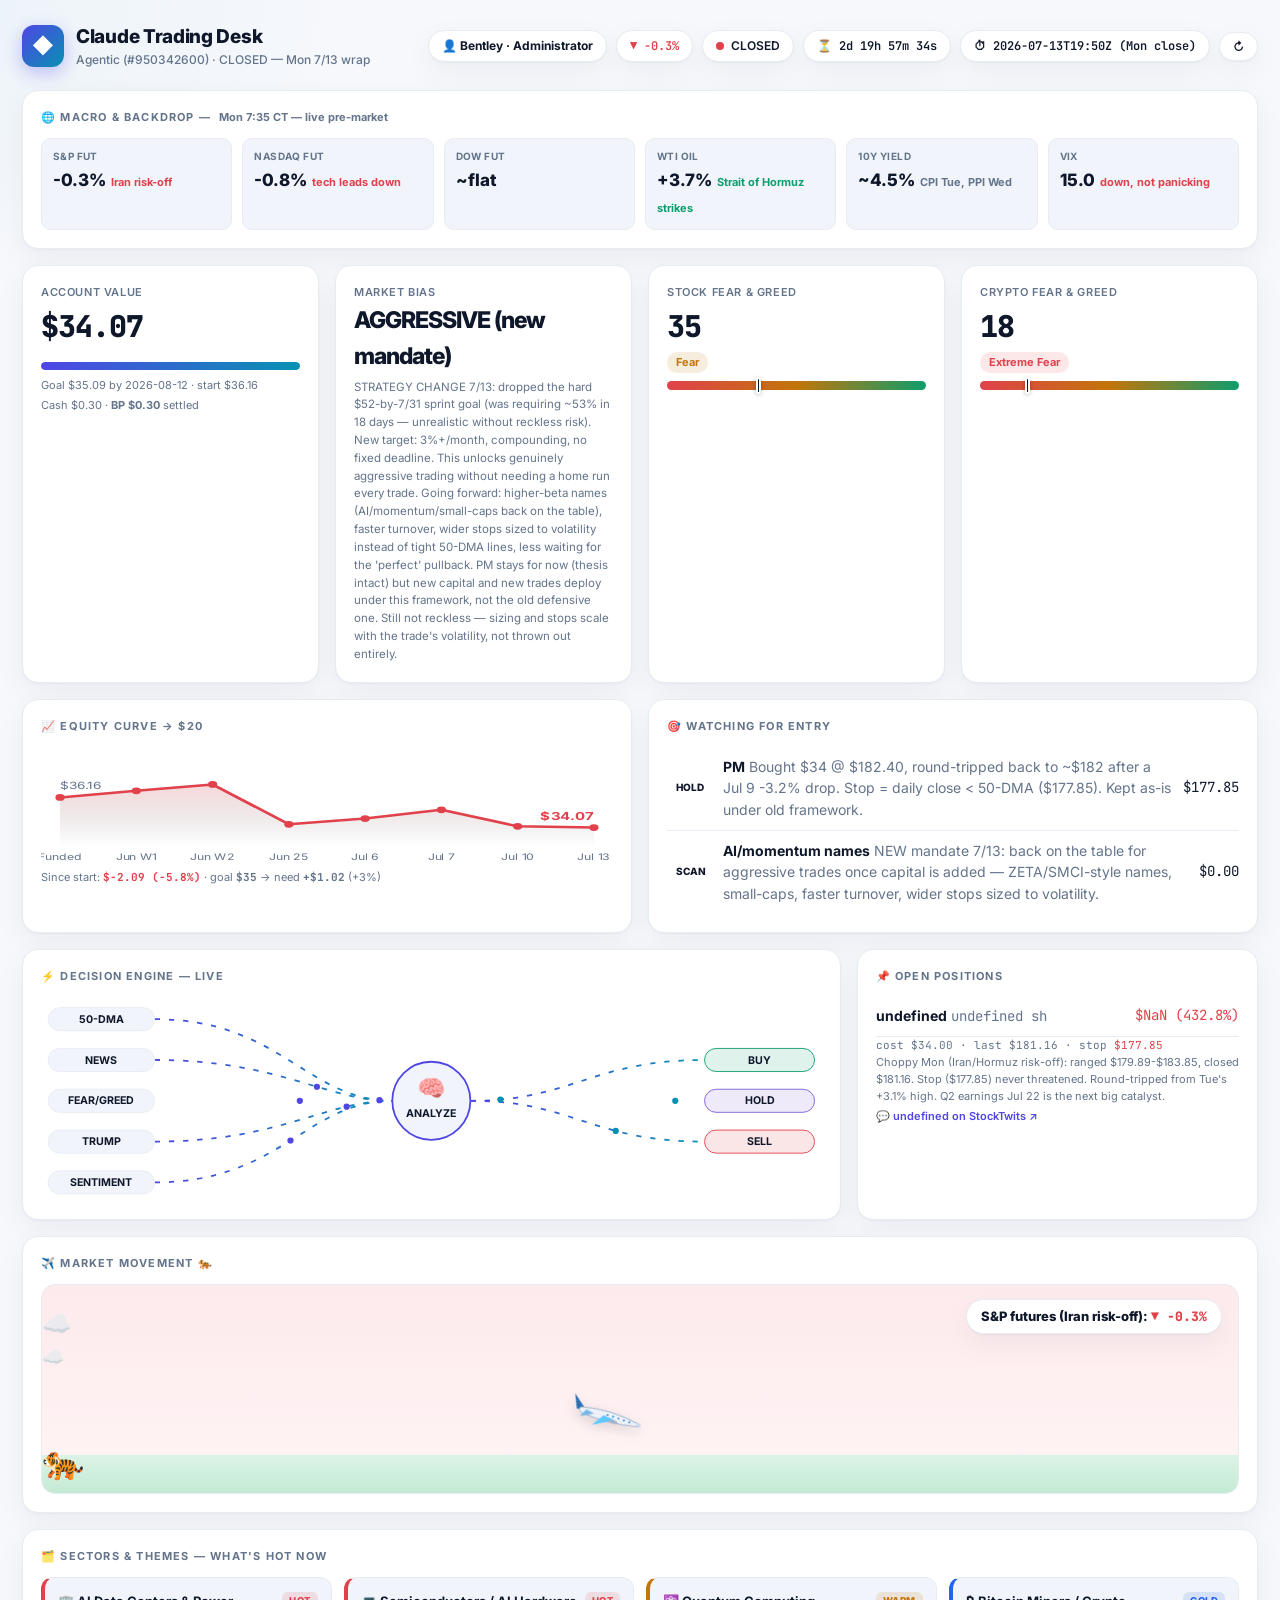
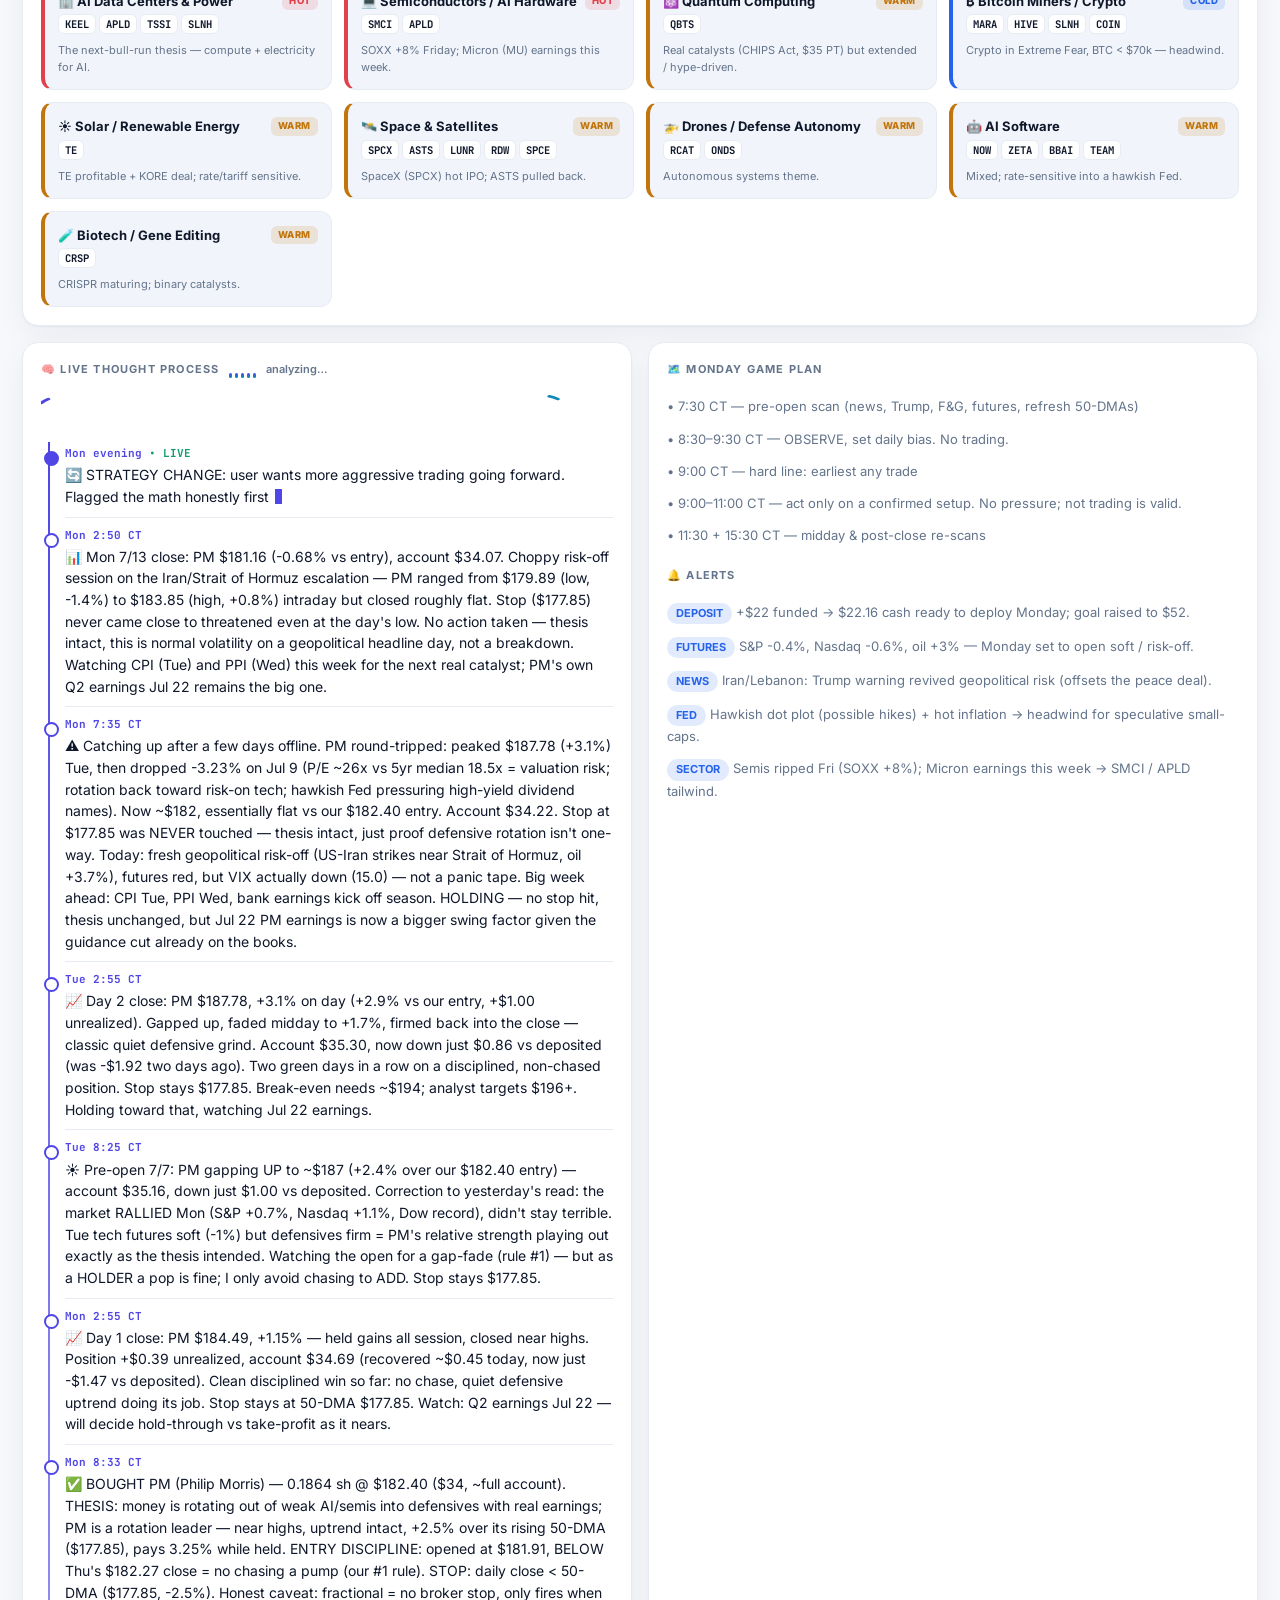
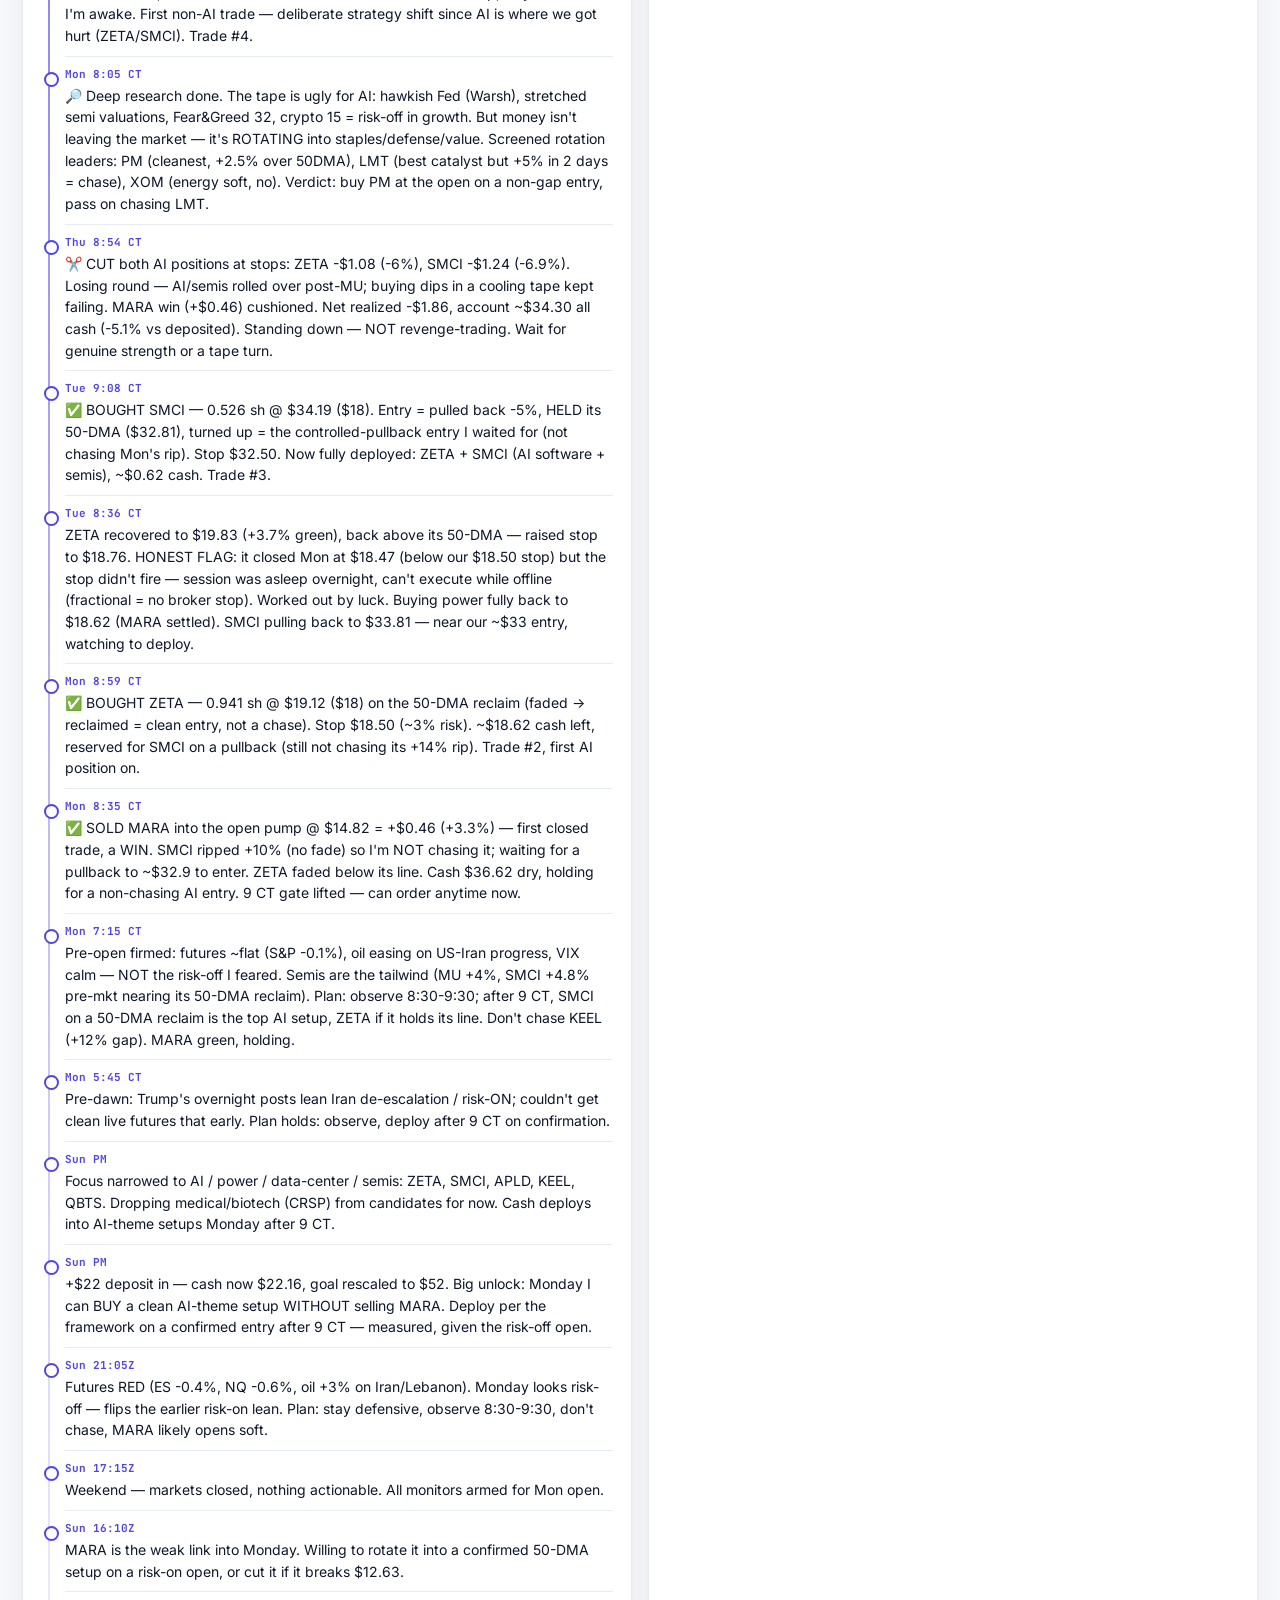
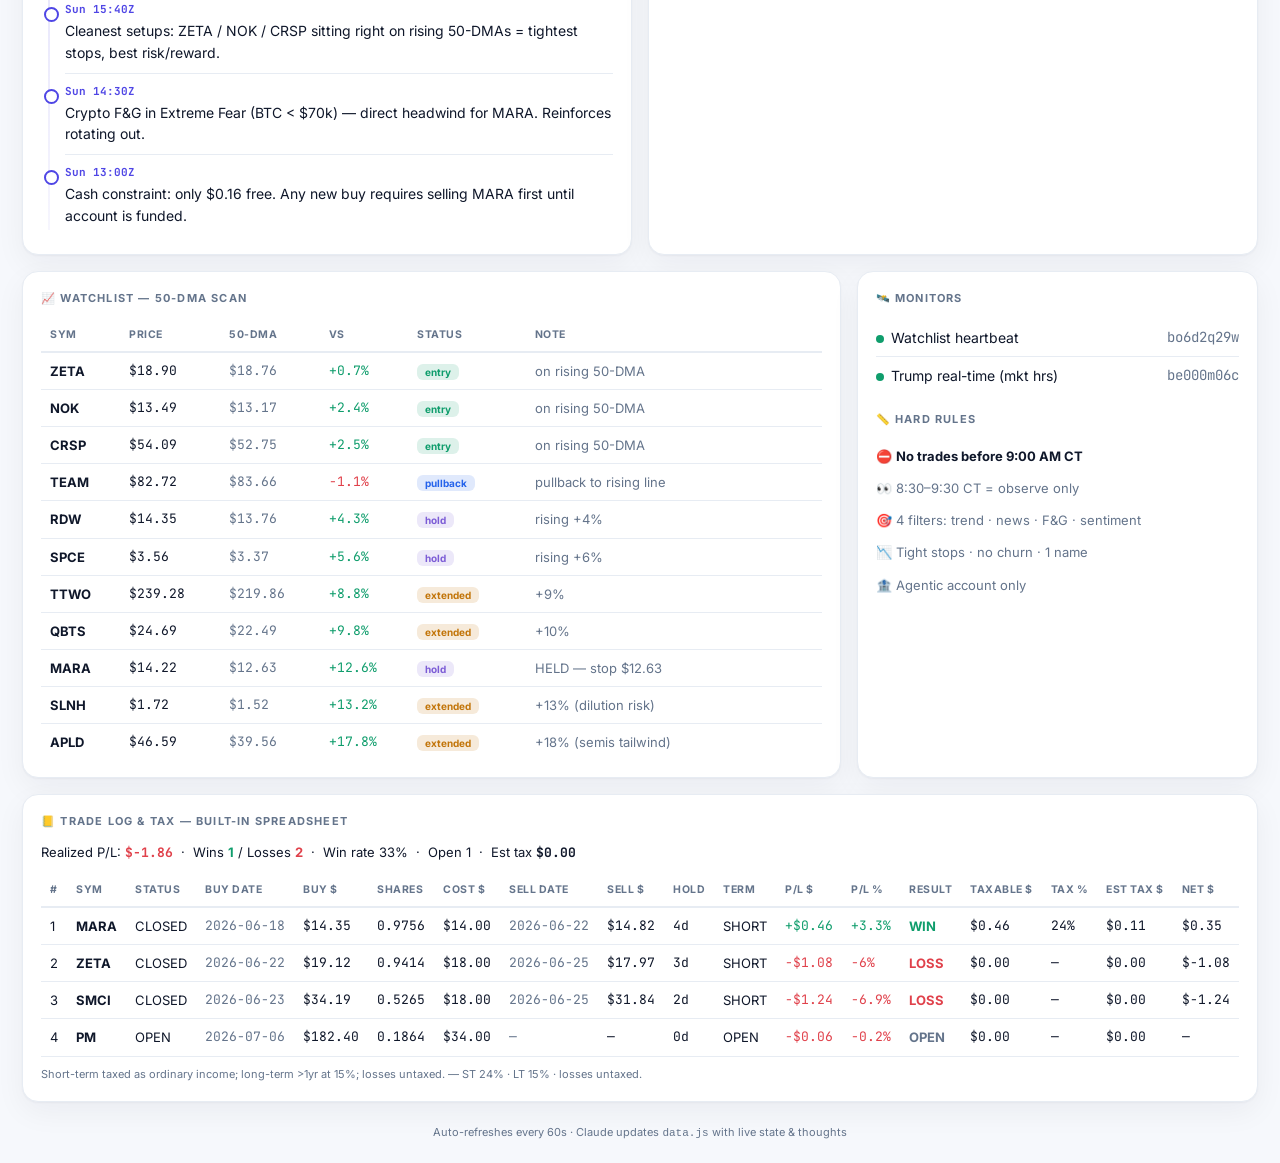
<file: dashboard/share.html>
<!DOCTYPE html>
<html lang="en">
<head>
<meta charset="UTF-8">
<meta name="viewport" content="width=device-width, initial-scale=1.0, viewport-fit=cover">
<title>Claude Trading Desk</title>
<link rel="preconnect" href="https://fonts.googleapis.com">
<link href="https://fonts.googleapis.com/css2?family=Inter:wght@400;500;600;700;800&family=JetBrains+Mono:wght@500;700&display=swap" rel="stylesheet">
<style>
  :root{
    --bg:#f6f8fc; --panel:#ffffff; --panel2:#f1f5fb; --line:#e7ecf3;
    --txt:#0f172a; --mut:#64748b;
    --accent:#4f46e5; --accent2:#0891b2;
    --grn:#0f9d6c; --red:#e0414b; --yel:#c2750a; --blu:#2563eb; --pur:#7c5cd6;
    --shadow:0 1px 2px rgba(15,23,42,.04), 0 10px 30px rgba(15,23,42,.05);
    --mono:'JetBrains Mono',ui-monospace,monospace;
  }
  *{box-sizing:border-box;margin:0;padding:0}
  body{background:
      radial-gradient(1200px 500px at 80% -10%, rgba(79,70,229,.06), transparent 60%),
      radial-gradient(900px 500px at -10% 0%, rgba(8,145,178,.05), transparent 55%),
      var(--bg);
    color:var(--txt);font:14px/1.55 'Inter',-apple-system,Segoe UI,Roboto,sans-serif;
    padding:22px;min-height:100vh;-webkit-font-smoothing:antialiased}
  .num{font-family:var(--mono);font-variant-numeric:tabular-nums}

  header{display:flex;justify-content:space-between;align-items:center;flex-wrap:wrap;gap:14px;margin-bottom:20px}
  .brand{display:flex;align-items:center;gap:12px}
  .logo{width:42px;height:42px;border-radius:12px;display:grid;place-items:center;font-size:21px;
    background:linear-gradient(135deg,var(--accent),var(--accent2));box-shadow:0 6px 18px rgba(79,70,229,.32);color:#fff}
  .brand h1{font-size:19px;font-weight:800;letter-spacing:-.3px}
  .brand .sub{color:var(--mut);font-size:12px;font-weight:500}
  .hmeta{display:flex;align-items:center;gap:9px;flex-wrap:wrap;justify-content:flex-end}
  .chip{background:var(--panel);border:1px solid var(--line);border-radius:999px;padding:6px 13px;font-size:12px;
    font-weight:600;box-shadow:var(--shadow);display:flex;align-items:center;gap:7px}
  .live-dot{width:8px;height:8px;border-radius:50%;background:var(--grn);animation:beat 1.8s infinite}
  .live-dot.closed{background:var(--red);animation:none}
  @keyframes beat{0%{box-shadow:0 0 0 0 rgba(15,157,108,.5)}70%{box-shadow:0 0 0 8px rgba(15,157,108,0)}}
  .btn{background:var(--panel);border:1px solid var(--line);border-radius:999px;padding:6px 13px;color:var(--txt);
    font:600 12px Inter,sans-serif;cursor:pointer;box-shadow:var(--shadow)}
  .btn:hover{border-color:var(--accent)}

  .grid{display:grid;grid-template-columns:repeat(12,1fr);gap:16px}
  .col3{grid-column:span 3}.col4{grid-column:span 4}.col6{grid-column:span 6}.col8{grid-column:span 8}.col12{grid-column:span 12}
  .card{background:var(--panel);border:1px solid var(--line);border-radius:16px;padding:18px;box-shadow:var(--shadow);
    transition:transform .18s ease, box-shadow .18s ease}
  .card:hover{transform:translateY(-2px);box-shadow:0 2px 4px rgba(15,23,42,.05),0 18px 40px rgba(15,23,42,.08)}
  h2{font-size:11px;text-transform:uppercase;letter-spacing:1.2px;color:var(--mut);font-weight:700;
     margin-bottom:12px;display:flex;align-items:center;gap:8px}

  .kpi .lab{color:var(--mut);font-size:11px;font-weight:600;text-transform:uppercase;letter-spacing:.6px}
  .kpi .val{font-size:30px;font-weight:800;letter-spacing:-1px;margin-top:2px}
  .tagchip{display:inline-block;padding:2px 9px;border-radius:999px;font-size:11px;font-weight:700}
  .t-grn{background:rgba(15,157,108,.12);color:var(--grn)} .t-red{background:rgba(224,65,75,.12);color:var(--red)}
  .t-yel{background:rgba(194,117,10,.13);color:var(--yel)} .t-blu{background:rgba(37,99,235,.13);color:var(--blu)}
  .bar{height:8px;background:var(--panel2);border-radius:6px;overflow:hidden;margin-top:12px}
  .bar > i{display:block;height:100%;border-radius:6px;background:linear-gradient(90deg,var(--accent),var(--accent2));transition:width .8s ease}

  .mut{color:var(--mut)} .grn{color:var(--grn)} .red{color:var(--red)} .yel{color:var(--yel)} .blu{color:var(--blu)}
  .row{display:flex;justify-content:space-between;align-items:center;padding:8px 0;border-bottom:1px solid var(--line)}
  .row:last-child{border-bottom:none}
  a{color:var(--accent);text-decoration:none;font-weight:600} a:hover{text-decoration:underline}

  .gauge{margin:8px 0}
  .gtrack{height:9px;border-radius:6px;margin-top:5px;position:relative;background:linear-gradient(90deg,#e0414b,#c2750a,#0f9d6c)}
  .gtrack > i{position:absolute;top:-4px;width:5px;height:17px;background:#0f172a;border:2px solid #fff;border-radius:3px;box-shadow:0 1px 4px rgba(0,0,0,.25);transition:left .8s ease}

  /* animated thought process */
  .think-head{display:flex;align-items:center;gap:10px;margin-bottom:6px}
  .eq{display:inline-flex;gap:3px;height:16px;align-items:flex-end}
  .eq i{width:3px;height:5px;background:linear-gradient(var(--accent),var(--accent2));border-radius:2px;animation:eq 1.05s ease-in-out infinite}
  .eq i:nth-child(2){animation-delay:.12s}.eq i:nth-child(3){animation-delay:.24s}.eq i:nth-child(4){animation-delay:.36s}.eq i:nth-child(5){animation-delay:.48s}
  @keyframes eq{0%,100%{height:5px;opacity:.6}50%{height:16px;opacity:1}}
  .wave{width:100%;height:34px;margin:2px 0 10px}
  .wave path{fill:none;stroke:url(#wg);stroke-width:2.5;stroke-linecap:round;stroke-dasharray:6 360;animation:wavemove 2.4s linear infinite}
  @keyframes wavemove{to{stroke-dashoffset:-366}}
  .tl{position:relative;padding-left:24px}
  .tl::before{content:"";position:absolute;left:7px;top:6px;bottom:6px;width:2px;background:linear-gradient(var(--accent),rgba(79,70,229,.05))}
  .ti{position:relative;padding:9px 0;opacity:0;transform:translateY(8px);animation:rise .5s ease forwards}
  .ti+.ti{border-top:1px solid var(--line)}
  .ti::before{content:"";position:absolute;left:-21px;top:15px;width:11px;height:11px;border-radius:50%;background:#fff;border:2px solid var(--accent);z-index:1}
  .ti.live::before{background:var(--accent);animation:ping 1.9s infinite}
  @keyframes ping{0%{box-shadow:0 0 0 0 rgba(79,70,229,.5)}100%{box-shadow:0 0 0 13px rgba(79,70,229,0)}}
  .ti .t{font-family:var(--mono);font-size:11px;font-weight:700;color:var(--accent)}
  .ti.live .t::after{content:" • LIVE";color:var(--grn)}
  .ti .txt{margin-top:2px}
  .caret{display:inline-block;width:7px;height:15px;background:var(--accent);margin-left:2px;vertical-align:-2px;animation:blink .8s steps(1) infinite}
  @keyframes blink{50%{opacity:0}}
  @keyframes rise{to{opacity:1;transform:translateY(0)}}

  /* decision engine */
  .tp-wrap{display:flex;justify-content:center}
  .tp svg{width:100%;max-width:880px;height:auto}
  .tp .flow{stroke-dasharray:6 10;animation:tpdash 1.1s linear infinite}
  @keyframes tpdash{to{stroke-dashoffset:-32}}
  .tp .pill{fill:var(--panel2);stroke:var(--line)}
  .tp .lbl{fill:var(--txt);font:700 12px Inter,sans-serif}
  .tp .hub{animation:tphub 2.2s ease-in-out infinite;transform-box:fill-box;transform-origin:center}
  @keyframes tphub{0%,100%{filter:drop-shadow(0 0 2px var(--accent))}50%{filter:drop-shadow(0 0 13px var(--accent))}}
  .tp .breathe{animation:tpbr 2.6s ease-in-out infinite;transform-box:fill-box;transform-origin:center}
  @keyframes tpbr{0%,100%{transform:scale(1);opacity:.9}50%{transform:scale(1.05);opacity:1}}

  /* market scene (desktop) */
  .sky{position:relative;height:210px;border-radius:14px;overflow:hidden;border:1px solid var(--line);background:linear-gradient(180deg,#eaf2ff,#f6faff)}
  .ground{position:absolute;left:0;right:0;bottom:0;height:38px;background:linear-gradient(180deg,#dbf3e6,#c4ead4)}
  .cloud{position:absolute;font-size:24px;opacity:.7;animation:drift 24s linear infinite}
  @keyframes drift{from{left:-8%}to{left:108%}}
  .plane{position:absolute;left:44%;width:78px;transition:top .9s ease,transform .9s ease,filter .9s;animation:bob 3.2s ease-in-out infinite;filter:drop-shadow(0 4px 6px rgba(0,0,0,.14));transform-origin:center}
  .plane svg{display:block;width:100%}
  @keyframes bob{0%,100%{margin-top:0}50%{margin-top:-9px}}
  .plane.crashing{animation:crashdive 1.7s cubic-bezier(.6,0,.9,.5) forwards}
  @keyframes crashdive{0%{top:13%;left:48%;transform:rotate(-8deg)}55%{transform:rotate(40deg)}100%{top:60%;left:24%;transform:rotate(85deg)}}
  .boom{position:absolute;left:22%;top:56%;font-size:0;opacity:0;pointer-events:none}
  .boom.go{animation:boom 1.2s ease-out 1.4s forwards}
  @keyframes boom{0%{font-size:0;opacity:0}30%{font-size:88px;opacity:1}100%{font-size:72px;opacity:.95}}
  .smoke{position:absolute;left:24%;top:50%;font-size:0;opacity:0;pointer-events:none}
  .smoke.go{animation:smoke 2.1s ease-out 1.7s infinite}
  @keyframes smoke{0%{font-size:20px;opacity:.75;transform:translateY(0)}100%{font-size:36px;opacity:0;transform:translateY(-48px)}}
  .deb{position:absolute;left:23%;top:58%;width:9px;height:9px;background:#374151;border-radius:1px;opacity:0;pointer-events:none}
  .deb.go{animation-duration:1s;animation-timing-function:cubic-bezier(.2,.6,.4,1);animation-fill-mode:forwards;animation-delay:1.42s}
  .d1.go{animation-name:fly1}.d2.go{animation-name:fly2}.d3.go{animation-name:fly3}.d4.go{animation-name:fly4}.d5.go{animation-name:fly5}
  @keyframes fly1{0%{opacity:1}100%{opacity:0;transform:translate(-80px,-56px) rotate(220deg)}}
  @keyframes fly2{0%{opacity:1}100%{opacity:0;transform:translate(68px,-74px) rotate(-260deg)}}
  @keyframes fly3{0%{opacity:1}100%{opacity:0;transform:translate(-46px,-90px) rotate(180deg)}}
  @keyframes fly4{0%{opacity:1}100%{opacity:0;transform:translate(98px,-36px) rotate(-200deg)}}
  @keyframes fly5{0%{opacity:1}100%{opacity:0;transform:translate(24px,-98px) rotate(300deg)}}
  .tiger{position:absolute;bottom:4px;font-size:34px;animation:run 6s linear infinite}
  @keyframes run{0%{left:-7%;transform:scaleX(1)}48%{left:101%;transform:scaleX(1)}50%{left:101%;transform:scaleX(-1)}98%{left:-7%;transform:scaleX(-1)}100%{left:-7%;transform:scaleX(1)}}
  .tiger.flee{animation:flee 1.1s ease-in 1.5s forwards!important}
  @keyframes flee{0%{left:62%;transform:scaleX(1)}100%{left:114%;transform:scaleX(1)}}
  .sky.shake{animation:shake .45s ease-in-out 1.4s 4}
  @keyframes shake{0%,100%{transform:translateX(0)}20%{transform:translate(-6px,2px)}60%{transform:translate(6px,-2px)}}
  .mkt-badge{position:absolute;top:14px;right:16px;background:var(--panel);border:1px solid var(--line);border-radius:999px;padding:6px 14px;font-weight:800;font-size:13px;box-shadow:var(--shadow)}
  .crashbadge{background:rgba(224,65,75,.14)!important;color:var(--red);border-color:var(--red)!important}

  /* sectors */
  .secgrid{display:grid;grid-template-columns:repeat(auto-fill,minmax(238px,1fr));gap:12px}
  .sec{border:1px solid var(--line);border-radius:12px;padding:13px;border-left-width:4px;background:var(--panel2);transition:transform .15s}
  .sec:hover{transform:translateY(-2px)}
  .sec.hot{border-left-color:var(--red)} .sec.warm{border-left-color:var(--yel)} .sec.cold{border-left-color:var(--blu)}
  .sec h4{font-size:13px;font-weight:700;display:flex;align-items:center;gap:7px}
  .heat{font-size:9.5px;font-weight:800;padding:2px 7px;border-radius:6px;text-transform:uppercase;letter-spacing:.5px;margin-left:auto}
  .heat.hot{background:rgba(224,65,75,.14);color:var(--red)} .heat.warm{background:rgba(194,117,10,.15);color:var(--yel)} .heat.cold{background:rgba(37,99,235,.14);color:var(--blu)}
  .tick{display:inline-block;font-family:var(--mono);font-size:10.5px;font-weight:700;background:var(--panel);border:1px solid var(--line);border-radius:6px;padding:1px 6px;margin:3px 3px 0 0}
  .sec .n{color:var(--mut);font-size:11px;margin-top:8px}

  /* macro strip */
  .macro{display:grid;grid-template-columns:repeat(6,1fr);gap:10px}
  .mstat{background:var(--panel2);border:1px solid var(--line);border-radius:10px;padding:10px 11px}
  .mstat .k{font-size:10px;color:var(--mut);font-weight:700;text-transform:uppercase;letter-spacing:.4px}
  .mstat .v{font-size:17px;font-weight:800;margin-top:2px}
  .mstat .c{font-size:11px;font-weight:700;margin-left:5px}
  /* equity curve */
  .eqchart{width:100%;height:118px;display:block}
  /* watching for entry */
  .witem{display:flex;align-items:center;gap:10px;padding:9px 0;border-bottom:1px solid var(--line)}
  .witem:last-child{border-bottom:none}
  .wact{font-size:10px;font-weight:800;padding:3px 9px;border-radius:7px;min-width:46px;text-align:center}
  .wact.BUY{background:rgba(15,157,108,.14);color:var(--grn)} .wact.SELL{background:rgba(224,65,75,.14);color:var(--red)}
  @media(max-width:560px){.macro{grid-template-columns:repeat(3,1fr)}}

  /* tables */
  table{width:100%;border-collapse:collapse;font-size:13px}
  thead th{position:sticky;top:0;background:var(--panel);text-align:left;color:var(--mut);font-weight:700;font-size:10.5px;text-transform:uppercase;letter-spacing:.5px;padding:8px 9px;border-bottom:2px solid var(--line)}
  td{padding:8px 9px;border-bottom:1px solid var(--line)}
  tbody tr{transition:background .15s} tbody tr:hover{background:var(--panel2)}
  .stt{font-size:10px;font-weight:700;padding:2px 8px;border-radius:6px}
  .st-entry{background:rgba(15,157,108,.14);color:var(--grn)} .st-pullback{background:rgba(37,99,235,.14);color:var(--blu)}
  .st-extended{background:rgba(194,117,10,.15);color:var(--yel)} .st-downtrend{background:rgba(224,65,75,.14);color:var(--red)}
  .st-hold{background:rgba(124,92,214,.14);color:var(--pur)}
  .step{padding:6px 0;color:var(--mut);font-size:13px} .step b{color:var(--txt)}
  .dot{width:8px;height:8px;border-radius:50%;background:var(--grn);display:inline-block;margin-right:7px;animation:beat 2s infinite}
  .foot{color:var(--mut);font-size:11px;text-align:center;margin-top:22px}

  /* mobile bottom nav (hidden on desktop) */
  .mobnav{display:none}
  .sectitle{display:none}
  div[style*="overflow"]{-webkit-overflow-scrolling:touch}

  @media(max-width:980px){
    .col4,.col6,.col8{grid-column:span 12}
    .col3{grid-column:span 6}
  }
  @media(max-width:820px){
    body{padding:14px 13px}
    header{flex-direction:column;align-items:flex-start;gap:10px}
    .hmeta{justify-content:flex-start;width:100%}
    .grid{gap:13px}
    .card{padding:15px;border-radius:14px}
    .card:hover{transform:none;box-shadow:var(--shadow)}
    h2{font-size:10.5px}
    table{font-size:12px} thead th,td{padding:7px 7px}
    .secgrid{grid-template-columns:1fr}
    /* tabbed sections */
    body{padding-bottom:80px}
    .mobnav{display:flex;position:fixed;left:0;right:0;bottom:0;z-index:60;
      background:rgba(255,255,255,.86);backdrop-filter:saturate(140%) blur(14px);
      border-top:1px solid var(--line);box-shadow:0 -6px 22px rgba(15,23,42,.07);
      padding:7px 6px calc(7px + env(safe-area-inset-bottom));justify-content:space-around}
    .mobnav button{flex:1;background:none;border:none;display:flex;flex-direction:column;align-items:center;gap:3px;
      padding:5px 2px;color:var(--mut);font:700 9.5px Inter,sans-serif;letter-spacing:.3px;cursor:pointer;border-radius:11px;transition:.15s}
    .mobnav button span{font-size:17px;opacity:.55;transition:.15s}
    .mobnav button.on{color:var(--accent);background:var(--panel2)}
    .mobnav button.on span{opacity:1}
    .sectitle{display:block;font-size:18px;font-weight:800;letter-spacing:-.3px;margin:2px 0 4px}
    .card[data-tab]{display:none}
    .card[data-tab].show{display:block;animation:secin .34s ease}
    .mobile-hide{display:none!important}
    .kpi .val{font-size:24px}
    .brand h1{font-size:17px}
  }
  @media(max-width:420px){
    .col3{grid-column:span 6}
  }
  @keyframes secin{from{opacity:0;transform:translateY(12px)}to{opacity:1;transform:none}}
</style>
</head>
<body>
  <header>
    <div class="brand">
      <div class="logo">◆</div>
      <div><h1>Claude Trading Desk</h1><div class="sub" id="acctline"></div></div>
    </div>
    <div class="hmeta">
      <span class="chip" id="adminchip" style="font-weight:700"></span>
      <span class="chip" id="mktchip"></span>
      <span class="chip"><span class="live-dot" id="livedot"></span><span id="mktpill"></span></span>
      <span class="chip" id="cdchip">⏳ <span id="cd" class="cd num"></span></span>
      <span class="chip">⏱ <span id="updated" class="num"></span></span>
      <button class="btn" onclick="location.reload()">↻</button>
    </div>
  </header>

  <div class="sectitle" id="sectitle"></div>

  <div class="grid">
    <!-- OVERVIEW -->
    <div class="card col12" data-tab="overview">
      <h2>🌐 Macro &amp; Backdrop — <span id="macroAsOf" class="mut" style="text-transform:none;letter-spacing:0"></span></h2>
      <div class="macro" id="macro"></div>
    </div>

    <div class="card col3 kpi" data-tab="overview">
      <div class="lab">Account Value</div><div class="val num" id="acctval"></div>
      <div class="bar"><i id="goalbar"></i></div>
      <div class="mut" id="goalline" style="font-size:11px;margin-top:7px"></div>
      <div class="mut" id="bpline" style="font-size:11px;margin-top:3px"></div>
    </div>
    <div class="card col3 kpi" data-tab="overview">
      <div class="lab">Market Bias</div><div class="val" id="biascall" style="font-size:23px"></div>
      <div class="mut" id="biasdetail" style="font-size:11.5px;margin-top:4px"></div>
    </div>
    <div class="card col3 kpi" data-tab="overview">
      <div class="lab">Stock Fear &amp; Greed</div><div class="val num" id="sfgnum"></div>
      <div class="tagchip" id="sfglbl"></div><div class="gauge"><div class="gtrack"><i id="sfgmark"></i></div></div>
    </div>
    <div class="card col3 kpi" data-tab="overview">
      <div class="lab">Crypto Fear &amp; Greed</div><div class="val num" id="cfgnum"></div>
      <div class="tagchip" id="cfglbl"></div><div class="gauge"><div class="gtrack"><i id="cfgmark"></i></div></div>
    </div>

    <div class="card col6" data-tab="overview">
      <h2>📈 Equity Curve → $20</h2>
      <svg class="eqchart" id="eqchart" preserveAspectRatio="none"></svg>
      <div class="mut" id="eqnote" style="font-size:11px;margin-top:4px"></div>
    </div>
    <div class="card col6" data-tab="overview">
      <h2>🎯 Watching for Entry</h2>
      <div id="watching"></div>
    </div>

    <div class="card col8 tp" data-tab="overview">
      <h2>⚡ Decision Engine — live</h2>
      <div class="tp-wrap">
      <svg viewBox="0 0 880 230" xmlns="http://www.w3.org/2000/svg">
        <defs><linearGradient id="flow" x1="0" y1="0" x2="1" y2="0"><stop offset="0" stop-color="#4f46e5"/><stop offset="1" stop-color="#0891b2"/></linearGradient></defs>
        <g fill="none" stroke="url(#flow)" stroke-width="2">
          <path id="li1" class="flow" d="M128,25 C 270,25 300,117 396,117"/><path id="li2" class="flow" d="M128,71 C 270,71 320,117 396,117"/>
          <path id="li3" class="flow" d="M128,117 L 396,117"/><path id="li4" class="flow" d="M128,163 C 270,163 320,117 396,117"/>
          <path id="li5" class="flow" d="M128,209 C 270,209 300,117 396,117"/><path id="lo1" class="flow" d="M484,117 C 600,117 620,71 748,71"/>
          <path id="lo2" class="flow" d="M484,117 L 748,117"/><path id="lo3" class="flow" d="M484,117 C 600,117 620,163 748,163"/>
        </g>
        <g fill="#4f46e5">
          <circle r="3.5"><animateMotion dur="2.0s" repeatCount="indefinite"><mpath href="#li1"/></animateMotion></circle>
          <circle r="3.5"><animateMotion dur="2.2s" begin="0.4s" repeatCount="indefinite"><mpath href="#li2"/></animateMotion></circle>
          <circle r="3.5"><animateMotion dur="1.8s" begin="0.8s" repeatCount="indefinite"><mpath href="#li3"/></animateMotion></circle>
          <circle r="3.5"><animateMotion dur="2.1s" begin="0.2s" repeatCount="indefinite"><mpath href="#li4"/></animateMotion></circle>
          <circle r="3.5"><animateMotion dur="2.3s" begin="0.6s" repeatCount="indefinite"><mpath href="#li5"/></animateMotion></circle>
        </g>
        <g fill="#0891b2">
          <circle r="3.5"><animateMotion dur="1.6s" begin="0.1s" repeatCount="indefinite"><mpath href="#lo1"/></animateMotion></circle>
          <circle r="3.5"><animateMotion dur="1.6s" begin="0.5s" repeatCount="indefinite"><mpath href="#lo2"/></animateMotion></circle>
          <circle r="3.5"><animateMotion dur="1.6s" begin="0.9s" repeatCount="indefinite"><mpath href="#lo3"/></animateMotion></circle>
        </g>
        <g>
          <rect class="pill" x="8" y="12" width="120" height="26" rx="13"/><text class="lbl" x="68" y="29" text-anchor="middle">50-DMA</text>
          <rect class="pill" x="8" y="58" width="120" height="26" rx="13"/><text class="lbl" x="68" y="75" text-anchor="middle">NEWS</text>
          <rect class="pill" x="8" y="104" width="120" height="26" rx="13"/><text class="lbl" x="68" y="121" text-anchor="middle">FEAR/GREED</text>
          <rect class="pill" x="8" y="150" width="120" height="26" rx="13"/><text class="lbl" x="68" y="167" text-anchor="middle">TRUMP</text>
          <rect class="pill" x="8" y="196" width="120" height="26" rx="13"/><text class="lbl" x="68" y="213" text-anchor="middle">SENTIMENT</text>
        </g>
        <circle class="hub" cx="440" cy="117" r="44" fill="var(--panel2)" stroke="#4f46e5" stroke-width="2"/>
        <text x="440" y="112" text-anchor="middle" font-size="26">🧠</text><text x="440" y="135" text-anchor="middle" class="lbl" font-size="9" fill="#4f46e5">ANALYZE</text>
        <g class="breathe">
          <rect x="748" y="58" width="124" height="26" rx="13" fill="rgba(15,157,108,.13)" stroke="#0f9d6c"/><text x="810" y="75" text-anchor="middle" class="lbl" fill="#0f9d6c">BUY</text>
          <rect x="748" y="104" width="124" height="26" rx="13" fill="rgba(124,92,214,.13)" stroke="#7c5cd6"/><text x="810" y="121" text-anchor="middle" class="lbl" fill="#7c5cd6">HOLD</text>
          <rect x="748" y="150" width="124" height="26" rx="13" fill="rgba(224,65,75,.13)" stroke="#e0414b"/><text x="810" y="167" text-anchor="middle" class="lbl" fill="#e0414b">SELL</text>
        </g>
      </svg></div>
    </div>

    <div class="card col4" data-tab="overview">
      <h2>📌 Open Positions</h2><div id="positions"></div>
    </div>

    <!-- MARKET SCENE (desktop only) -->
    <div class="card col12 mobile-hide">
      <h2>✈️ Market Movement 🐅</h2>
      <div class="sky" id="sky">
        <span class="cloud" style="top:20px;animation-delay:0s">☁️</span>
        <span class="cloud" style="top:58px;animation-delay:-12s;font-size:18px">☁️</span>
        <div class="mkt-badge" id="mktbadge"></div>
        <div class="plane" id="plane">
          <svg viewBox="0 0 82 34" xmlns="http://www.w3.org/2000/svg">
            <path d="M8 17 L2 2 L17 15 Z" fill="#2b6fb0"/>
            <path d="M12 14 Q43 7.5 75 15 Q78 16.5 75 18 Q43 23.5 14 20 Q8.5 17 12 14 Z" fill="#eef2f8" stroke="#9fb2cc"/>
            <ellipse cx="75" cy="16.4" rx="2.6" ry="2.3" fill="#cdd8ea"/>
            <path d="M37 16 L28 29 L50 18 Z" fill="#5cc8ff"/><path d="M18 15 L13 24 L27 17 Z" fill="#79b7e6"/>
            <rect x="44" y="18.5" width="9" height="3" rx="1.5" fill="#9fb2cc"/>
            <g fill="#1f7ae0"><circle cx="41" cy="14.6" r="1"/><circle cx="47" cy="14.8" r="1"/><circle cx="53" cy="15.1" r="1"/><circle cx="59" cy="15.4" r="1"/><circle cx="65" cy="15.7" r="1"/></g>
          </svg>
        </div>
        <div class="smoke" id="smoke">💨</div><div class="boom" id="boom">💥</div>
        <div class="deb d1" id="d1"></div><div class="deb d2" id="d2"></div><div class="deb d3" id="d3"></div><div class="deb d4" id="d4"></div><div class="deb d5" id="d5"></div>
        <div class="ground"></div><div class="tiger" id="tiger">🐅</div>
      </div>
    </div>

    <!-- SECTORS -->
    <div class="card col12" data-tab="sectors">
      <h2>🗂️ Sectors &amp; Themes — what's hot now</h2>
      <div class="secgrid" id="sectors"></div>
    </div>

    <!-- MIND -->
    <div class="card col6" data-tab="mind">
      <div class="think-head"><h2 style="margin:0">🧠 Live Thought Process</h2>
        <span class="eq"><i></i><i></i><i></i><i></i><i></i></span>
        <span class="mut" style="font-size:11px;font-weight:600">analyzing…</span></div>
      <svg class="wave" viewBox="0 0 360 34" preserveAspectRatio="none">
        <defs><linearGradient id="wg" x1="0" x2="1"><stop offset="0" stop-color="#4f46e5"/><stop offset="1" stop-color="#0891b2"/></linearGradient></defs>
        <path d="M0 17 Q15 2 30 17 T60 17 T90 17 T120 17 T150 17 T180 17 T210 17 T240 17 T270 17 T300 17 T330 17 T360 17"/>
      </svg>
      <div class="tl" id="thoughts"></div>
    </div>
    <div class="card col6" data-tab="mind">
      <h2 id="plantitle">🗺️ Plan</h2><div id="plan"></div>
      <h2 style="margin-top:16px">🔔 Alerts</h2><div id="alerts"></div>
    </div>

    <!-- WATCH -->
    <div class="card col8" data-tab="watch">
      <h2>📈 Watchlist — 50-DMA Scan</h2>
      <div style="max-height:440px;overflow:auto">
      <table><thead><tr><th>Sym</th><th>Price</th><th>50-DMA</th><th>vs</th><th>Status</th><th>Note</th></tr></thead>
        <tbody id="watch"></tbody></table></div>
    </div>
    <div class="card col4" data-tab="watch">
      <h2>🛰️ Monitors</h2><div id="monitors"></div>
      <h2 style="margin-top:16px">📏 Hard Rules</h2>
      <div class="step">⛔ <b>No trades before 9:00 AM CT</b></div>
      <div class="step">👀 8:30–9:30 CT = observe only</div>
      <div class="step">🎯 4 filters: trend · news · F&amp;G · sentiment</div>
      <div class="step">📉 Tight stops · no churn · 1 name</div>
      <div class="step">🏦 Agentic account only</div>
    </div>

    <!-- TRADES -->
    <div class="card col12" data-tab="trades">
      <h2>📒 Trade Log &amp; Tax — built-in spreadsheet</h2>
      <div id="tradesum" style="margin-bottom:11px;font-size:13px"></div>
      <div style="overflow-x:auto">
      <table><thead><tr>
        <th>#</th><th>Sym</th><th>Status</th><th>Buy Date</th><th>Buy $</th><th>Shares</th><th>Cost $</th>
        <th>Sell Date</th><th>Sell $</th><th>Hold</th><th>Term</th><th>P/L $</th><th>P/L %</th>
        <th>Result</th><th>Taxable $</th><th>Tax %</th><th>Est Tax $</th><th>Net $</th></tr></thead>
        <tbody id="trades"></tbody></table></div>
      <div class="mut" style="font-size:11px;margin-top:9px" id="taxnote"></div>
    </div>
  </div>

  <div class="foot">Auto-refreshes every 60s · Claude updates <code>data.js</code> with live state &amp; thoughts</div>

  <nav class="mobnav" id="mobnav"></nav>

<script>
// ============================================================
//  LIVE DATA FEED  —  Claude updates this file; the dashboard reads it.
//  Edit / extend freely. The dashboard auto-refreshes every 60s.
// ============================================================
window.DASHBOARD_DATA = {
  meta: {
    updated: "2026-07-13T19:50Z (Mon close)",
    marketStatus: "CLOSED — Mon 7/13 wrap",
    account: "Agentic (#950342600)",
    owner: "Bentley",            // <- you, the admin. Edit to your name.
    role: "Administrator",
  },

  // ---- Account / goal ----
  account: {
    value: 34.07,        // PM position ($33.77, -0.7%) + $0.30 cash — choppy day on Iran risk-off, stop untouched
    cash: 0.30,
    buyingPower: 0.30,   // deployed into PM
    start: 36.16,        // total deposited capital (baseline for P/L)
    goal: 35.09,          // NEW MANDATE 7/13: dropped hard $52-by-7/31 target. Now 3%+/month compounding, no fixed deadline. This is the rolling next-30-day checkpoint (3% off current value).
    goalDate: "2026-08-12",  // rolling monthly checkpoint, not a hard deadline
    goalNote: "3%+/month compounding target (adopted 7/13, replacing the $52-by-7/31 sprint). Recalculates monthly.",
  },

  // ---- Macro strip (refreshes at pre-open; Sun PM = futures snapshot) ----
  macro: {
    asOf: "Mon 7:35 CT — live pre-market",
    items: [
      { k:"S&P fut",    v:"-0.3%", dir:-1, sub:"Iran risk-off" },
      { k:"Nasdaq fut", v:"-0.8%", dir:-1, sub:"tech leads down" },
      { k:"Dow fut",    v:"~flat", dir:0 },
      { k:"WTI Oil",    v:"+3.7%", dir:1, sub:"Strait of Hormuz strikes" },
      { k:"10Y Yield",  v:"~4.5%", dir:0, sub:"CPI Tue, PPI Wed" },
      { k:"VIX",        v:"15.0",  dir:-1, sub:"down, not panicking" },
    ],
  },

  // ---- Equity curve (account value over time) ----
  equityHistory: [
    { d:"Funded", v:36.16 },
    { d:"Jun W1", v:36.62 },
    { d:"Jun W2", v:37.06 },
    { d:"Jun 25", v:34.30 },
    { d:"Jul 6",  v:34.69 },
    { d:"Jul 7",  v:35.30 },
    { d:"Jul 10", v:34.16 },
    { d:"Jul 13", v:34.07 },
  ],

  // ---- Watching for entry (live triggers) ----
  watching: [
    { sym:"PM",  action:"HOLD", level:177.85, note:"Bought $34 @ $182.40, round-tripped back to ~$182 after a Jul 9 -3.2% drop. Stop = daily close < 50-DMA ($177.85). Kept as-is under old framework." },
    { sym:"AI/momentum names", action:"SCAN", level:0, note:"NEW mandate 7/13: back on the table for aggressive trades once capital is added — ZETA/SMCI-style names, small-caps, faster turnover, wider stops sized to volatility." },
  ],

  // ---- Open positions ----
  positions: [
    { sym:"PM", qty:0.186405, avg:182.40, last:181.16, cost:34.00,
      stop:177.85, plPct:-0.7, note:"Choppy Mon (Iran/Hormuz risk-off): ranged $179.89-$183.85, closed $181.16. Stop ($177.85) never threatened. Round-tripped from Tue's +3.1% high. Q2 earnings Jul 22 is the next big catalyst." },
  ],

  // ---- Market bias / sentiment ----
  bias: {
    call: "AGGRESSIVE (new mandate)",
    detail: "STRATEGY CHANGE 7/13: dropped the hard $52-by-7/31 sprint goal (was requiring ~53% in 18 days — unrealistic without reckless risk). New target: 3%+/month, compounding, no fixed deadline. This unlocks genuinely aggressive trading without needing a home run every trade. Going forward: higher-beta names (AI/momentum/small-caps back on the table), faster turnover, wider stops sized to volatility instead of tight 50-DMA lines, less waiting for the 'perfect' pullback. PM stays for now (thesis intact) but new capital and new trades deploy under this framework, not the old defensive one. Still not reckless — sizing and stops scale with the trade's volatility, not thrown out entirely.",
    stockFG: { value: 35, label: "Fear" },
    cryptoFG: { value: 18, label: "Extreme Fear" },
  },

  // ---- US market movement (drives the plane ✈️ + tiger 🐅 scene) ----
  market: { label: "S&P futures (Iran risk-off)", changePct: -0.3 },  // + = plane climbs, tiger sprints

  // ---- Main sectors / themes in play (heat: hot | warm | cold) ----
  sectors: [
    { name:"AI Data Centers & Power", icon:"🏢", heat:"hot",  tickers:["KEEL","APLD","TSSI","SLNH"], note:"The next-bull-run thesis — compute + electricity for AI." },
    { name:"Semiconductors / AI Hardware", icon:"💻", heat:"hot", tickers:["SMCI","APLD"], note:"SOXX +8% Friday; Micron (MU) earnings this week." },
    { name:"Quantum Computing", icon:"⚛️", heat:"warm", tickers:["QBTS"], note:"Real catalysts (CHIPS Act, $35 PT) but extended / hype-driven." },
    { name:"Bitcoin Miners / Crypto", icon:"₿", heat:"cold", tickers:["MARA","HIVE","SLNH","COIN"], note:"Crypto in Extreme Fear, BTC < $70k — headwind." },
    { name:"Solar / Renewable Energy", icon:"☀️", heat:"warm", tickers:["TE"], note:"TE profitable + KORE deal; rate/tariff sensitive." },
    { name:"Space & Satellites", icon:"🛰️", heat:"warm", tickers:["SPCX","ASTS","LUNR","RDW","SPCE"], note:"SpaceX (SPCX) hot IPO; ASTS pulled back." },
    { name:"Drones / Defense Autonomy", icon:"🚁", heat:"warm", tickers:["RCAT","ONDS"], note:"Autonomous systems theme." },
    { name:"AI Software", icon:"🤖", heat:"warm", tickers:["NOW","ZETA","BBAI","TEAM"], note:"Mixed; rate-sensitive into a hawkish Fed." },
    { name:"Biotech / Gene Editing", icon:"🧪", heat:"warm", tickers:["CRSP"], note:"CRISPR maturing; binary catalysts." },
  ],

  // ---- LIVE THOUGHT PROCESS (newest first) ----
  thoughts: [
    { t: "Mon evening", text: "🔄 STRATEGY CHANGE: user wants more aggressive trading going forward. Flagged the math honestly first — 3%/month compounding and 'green by July 31 sprint' are two different games (3%/mo gets to $52 in ~15 months, not 18 days). User chose: drop the hard July 31 deadline, target 3%+/month compounding instead. This is the right call — it removes pressure to force home-run trades and lets me size risk sensibly. New framework going forward: higher-beta names (AI/momentum/small-caps back on the table after ZETA/SMCI losses), faster turnover, wider stops sized to each trade's volatility, less waiting for textbook pullback entries. PM stays as-is for now (thesis intact, no reason to exit a working position). New capital and new trade decisions deploy under this aggressive framework. Not reckless — still sizing and stopping out based on real risk math, just with more room to swing." },
    { t: "Mon 2:50 CT", text: "📊 Mon 7/13 close: PM $181.16 (-0.68% vs entry), account $34.07. Choppy risk-off session on the Iran/Strait of Hormuz escalation — PM ranged from $179.89 (low, -1.4%) to $183.85 (high, +0.8%) intraday but closed roughly flat. Stop ($177.85) never came close to threatened even at the day's low. No action taken — thesis intact, this is normal volatility on a geopolitical headline day, not a breakdown. Watching CPI (Tue) and PPI (Wed) this week for the next real catalyst; PM's own Q2 earnings Jul 22 remains the big one." },
    { t: "Mon 7:35 CT", text: "⚠️ Catching up after a few days offline. PM round-tripped: peaked $187.78 (+3.1%) Tue, then dropped -3.23% on Jul 9 (P/E ~26x vs 5yr median 18.5x = valuation risk; rotation back toward risk-on tech; hawkish Fed pressuring high-yield dividend names). Now ~$182, essentially flat vs our $182.40 entry. Account $34.22. Stop at $177.85 was NEVER touched — thesis intact, just proof defensive rotation isn't one-way. Today: fresh geopolitical risk-off (US-Iran strikes near Strait of Hormuz, oil +3.7%), futures red, but VIX actually down (15.0) — not a panic tape. Big week ahead: CPI Tue, PPI Wed, bank earnings kick off season. HOLDING — no stop hit, thesis unchanged, but Jul 22 PM earnings is now a bigger swing factor given the guidance cut already on the books." },
    { t: "Tue 2:55 CT", text: "📈 Day 2 close: PM $187.78, +3.1% on day (+2.9% vs our entry, +$1.00 unrealized). Gapped up, faded midday to +1.7%, firmed back into the close — classic quiet defensive grind. Account $35.30, now down just $0.86 vs deposited (was -$1.92 two days ago). Two green days in a row on a disciplined, non-chased position. Stop stays $177.85. Break-even needs ~$194; analyst targets $196+. Holding toward that, watching Jul 22 earnings." },
    { t: "Tue 8:25 CT", text: "☀️ Pre-open 7/7: PM gapping UP to ~$187 (+2.4% over our $182.40 entry) — account $35.16, down just $1.00 vs deposited. Correction to yesterday's read: the market RALLIED Mon (S&P +0.7%, Nasdaq +1.1%, Dow record), didn't stay terrible. Tue tech futures soft (-1%) but defensives firm = PM's relative strength playing out exactly as the thesis intended. Watching the open for a gap-fade (rule #1) — but as a HOLDER a pop is fine; I only avoid chasing to ADD. Stop stays $177.85." },
    { t: "Mon 2:55 CT", text: "📈 Day 1 close: PM $184.49, +1.15% — held gains all session, closed near highs. Position +$0.39 unrealized, account $34.69 (recovered ~$0.45 today, now just -$1.47 vs deposited). Clean disciplined win so far: no chase, quiet defensive uptrend doing its job. Stop stays at 50-DMA $177.85. Watch: Q2 earnings Jul 22 — will decide hold-through vs take-profit as it nears." },
    { t: "Mon 8:33 CT", text: "✅ BOUGHT PM (Philip Morris) — 0.1864 sh @ $182.40 ($34, ~full account). THESIS: money is rotating out of weak AI/semis into defensives with real earnings; PM is a rotation leader — near highs, uptrend intact, +2.5% over its rising 50-DMA ($177.85), pays 3.25% while held. ENTRY DISCIPLINE: opened at $181.91, BELOW Thu's $182.27 close = no chasing a pump (our #1 rule). STOP: daily close < 50-DMA ($177.85, -2.5%). Honest caveat: fractional = no broker stop, only fires when I'm awake. First non-AI trade — deliberate strategy shift since AI is where we got hurt (ZETA/SMCI). Trade #4." },
    { t: "Mon 8:05 CT", text: "🔎 Deep research done. The tape is ugly for AI: hawkish Fed (Warsh), stretched semi valuations, Fear&Greed 32, crypto 15 = risk-off in growth. But money isn't leaving the market — it's ROTATING into staples/defense/value. Screened rotation leaders: PM (cleanest, +2.5% over 50DMA), LMT (best catalyst but +5% in 2 days = chase), XOM (energy soft, no). Verdict: buy PM at the open on a non-gap entry, pass on chasing LMT." },
    { t: "Thu 8:54 CT", text: "✂️ CUT both AI positions at stops: ZETA -$1.08 (-6%), SMCI -$1.24 (-6.9%). Losing round — AI/semis rolled over post-MU; buying dips in a cooling tape kept failing. MARA win (+$0.46) cushioned. Net realized -$1.86, account ~$34.30 all cash (-5.1% vs deposited). Standing down — NOT revenge-trading. Wait for genuine strength or a tape turn." },
    { t: "Tue 9:08 CT", text: "✅ BOUGHT SMCI — 0.526 sh @ $34.19 ($18). Entry = pulled back -5%, HELD its 50-DMA ($32.81), turned up = the controlled-pullback entry I waited for (not chasing Mon's rip). Stop $32.50. Now fully deployed: ZETA + SMCI (AI software + semis), ~$0.62 cash. Trade #3." },
    { t: "Tue 8:36 CT", text: "ZETA recovered to $19.83 (+3.7% green), back above its 50-DMA — raised stop to $18.76. HONEST FLAG: it closed Mon at $18.47 (below our $18.50 stop) but the stop didn't fire — session was asleep overnight, can't execute while offline (fractional = no broker stop). Worked out by luck. Buying power fully back to $18.62 (MARA settled). SMCI pulling back to $33.81 — near our ~$33 entry, watching to deploy." },
    { t: "Mon 8:59 CT", text: "✅ BOUGHT ZETA — 0.941 sh @ $19.12 ($18) on the 50-DMA reclaim (faded → reclaimed = clean entry, not a chase). Stop $18.50 (~3% risk). ~$18.62 cash left, reserved for SMCI on a pullback (still not chasing its +14% rip). Trade #2, first AI position on." },
    { t: "Mon 8:35 CT", text: "✅ SOLD MARA into the open pump @ $14.82 = +$0.46 (+3.3%) — first closed trade, a WIN. SMCI ripped +10% (no fade) so I'm NOT chasing it; waiting for a pullback to ~$32.9 to enter. ZETA faded below its line. Cash $36.62 dry, holding for a non-chasing AI entry. 9 CT gate lifted — can order anytime now." },
    { t: "Mon 7:15 CT", text: "Pre-open firmed: futures ~flat (S&P -0.1%), oil easing on US-Iran progress, VIX calm — NOT the risk-off I feared. Semis are the tailwind (MU +4%, SMCI +4.8% pre-mkt nearing its 50-DMA reclaim). Plan: observe 8:30-9:30; after 9 CT, SMCI on a 50-DMA reclaim is the top AI setup, ZETA if it holds its line. Don't chase KEEL (+12% gap). MARA green, holding." },
    { t: "Mon 5:45 CT", text: "Pre-dawn: Trump's overnight posts lean Iran de-escalation / risk-ON; couldn't get clean live futures that early. Plan holds: observe, deploy after 9 CT on confirmation." },
    { t: "Sun PM", text: "Focus narrowed to AI / power / data-center / semis: ZETA, SMCI, APLD, KEEL, QBTS. Dropping medical/biotech (CRSP) from candidates for now. Cash deploys into AI-theme setups Monday after 9 CT." },
    { t: "Sun PM", text: "+$22 deposit in — cash now $22.16, goal rescaled to $52. Big unlock: Monday I can BUY a clean AI-theme setup WITHOUT selling MARA. Deploy per the framework on a confirmed entry after 9 CT — measured, given the risk-off open." },
    { t: "Sun 21:05Z", text: "Futures RED (ES -0.4%, NQ -0.6%, oil +3% on Iran/Lebanon). Monday looks risk-off — flips the earlier risk-on lean. Plan: stay defensive, observe 8:30-9:30, don't chase, MARA likely opens soft." },
    { t: "Sun 17:15Z", text: "Weekend — markets closed, nothing actionable. All monitors armed for Mon open." },
    { t: "Sun 16:10Z", text: "MARA is the weak link into Monday. Willing to rotate it into a confirmed 50-DMA setup on a risk-on open, or cut it if it breaks $12.63." },
    { t: "Sun 15:40Z", text: "Cleanest setups: ZETA / NOK / CRSP sitting right on rising 50-DMAs = tightest stops, best risk/reward." },
    { t: "Sun 14:30Z", text: "Crypto F&G in Extreme Fear (BTC < $70k) — direct headwind for MARA. Reinforces rotating out." },
    { t: "Sun 13:00Z", text: "Cash constraint: only $0.16 free. Any new buy requires selling MARA first until account is funded." },
  ],

  // ---- Plan / trading clock ----
  plan: {
    title: "Monday Game Plan",
    steps: [
      "7:30 CT — pre-open scan (news, Trump, F&G, futures, refresh 50-DMAs)",
      "8:30–9:30 CT — OBSERVE, set daily bias. No trading.",
      "9:00 CT — hard line: earliest any trade",
      "9:00–11:00 CT — act only on a confirmed setup. No pressure; not trading is valid.",
      "11:30 + 15:30 CT — midday & post-close re-scans",
    ],
  },

  // ---- Watchlist: 50-DMA scan ----
  // status: entry | pullback | extended | downtrend | hold
  watchlist: [
    { s:"ZETA", p:18.90, ma:18.76, st:"entry",     note:"on rising 50-DMA" },
    { s:"NOK",  p:13.49, ma:13.17, st:"entry",     note:"on rising 50-DMA" },
    { s:"CRSP", p:54.09, ma:52.75, st:"entry",     note:"on rising 50-DMA" },
    { s:"TEAM", p:82.72, ma:83.66, st:"pullback",  note:"pullback to rising line" },
    { s:"RDW",  p:14.35, ma:13.76, st:"hold",      note:"rising +4%" },
    { s:"SPCE", p:3.56,  ma:3.37,  st:"hold",      note:"rising +6%" },
    { s:"TTWO", p:239.28,ma:219.86,st:"extended",  note:"+9%" },
    { s:"QBTS", p:24.69, ma:22.49, st:"extended",  note:"+10%" },
    { s:"MARA", p:14.22, ma:12.63, st:"hold",      note:"HELD — stop $12.63" },
    { s:"SLNH", p:1.72,  ma:1.52,  st:"extended",  note:"+13% (dilution risk)" },
    { s:"APLD", p:46.59, ma:39.56, st:"extended",  note:"+18% (semis tailwind)" },
    { s:"SPCX", p:185.00,ma:153.64,st:"extended",  note:"+20% (fresh IPO)" },
    { s:"PBLS", p:25.85, ma:21.05, st:"extended",  note:"+23%" },
    { s:"TE",   p:9.35,  ma:7.14,  st:"extended",  note:"+31%" },
    { s:"HIVE", p:4.26,  ma:3.23,  st:"extended",  note:"+32%" },
    { s:"KEEL", p:6.29,  ma:4.26,  st:"extended",  note:"+48%" },
    { s:"SMCI", p:30.66, ma:32.81, st:"pullback",  note:"below rising MA (semis tailwind)" },
    { s:"BBAI", p:3.92,  ma:4.10,  st:"pullback",  note:"below, rising" },
    { s:"TSSI", p:13.56, ma:13.67, st:"downtrend", note:"at falling MA" },
    { s:"RCAT", p:11.44, ma:11.63, st:"downtrend", note:"below, falling" },
    { s:"NOW",  p:95.04, ma:99.24, st:"downtrend", note:"-4%" },
    { s:"ONDS", p:9.27,  ma:10.16, st:"downtrend", note:"-9%" },
    { s:"ASTS", p:80.66, ma:88.42, st:"downtrend", note:"-9%" },
    { s:"BYND", p:0.71,  ma:0.81,  st:"downtrend", note:"-12%" },
    { s:"COIN", p:163.26,ma:185.20,st:"downtrend", note:"-12%" },
    { s:"NIO",  p:5.02,  ma:5.91,  st:"downtrend", note:"-15%" },
    { s:"SIDU", p:3.23,  ma:4.04,  st:"downtrend", note:"-20%" },
    { s:"LUNR", p:22.85, ma:29.69, st:"downtrend", note:"broken -23%" },
    { s:"ALIT", p:0.57,  ma:0.75,  st:"downtrend", note:"broken -24%" },
  ],

  // ---- Alerts feed (news / Trump / triggers) ----
  alerts: [
    { t:"Sun PM", tag:"DEPOSIT", text:"+$22 funded → $22.16 cash ready to deploy Monday; goal raised to $52." },
    { t:"Sun PM", tag:"FUTURES", text:"S&P -0.4%, Nasdaq -0.6%, oil +3% — Monday set to open soft / risk-off." },
    { t:"Sun", tag:"NEWS", text:"Iran/Lebanon: Trump warning revived geopolitical risk (offsets the peace deal)." },
    { t:"Sun", tag:"FED",  text:"Hawkish dot plot (possible hikes) + hot inflation → headwind for speculative small-caps." },
    { t:"Sun", tag:"SECTOR", text:"Semis ripped Fri (SOXX +8%); Micron earnings this week → SMCI / APLD tailwind." },
  ],

  // ---- Monitors ----
  monitors: [
    { name:"Watchlist heartbeat", id:"bo6d2q29w", status:"armed" },
    { name:"Trump real-time (mkt hrs)", id:"be000m06c", status:"armed" },
  ],

  // ---- Tax assumptions (edit to your bracket) ----
  tax: { shortRate: 0.24, longRate: 0.15, note: "Short-term taxed as ordinary income; long-term >1yr at 15%; losses untaxed." },

  // ---- Trade log / spreadsheet (every trade, win or lose) ----
  // result: OPEN | WIN | LOSS ; term: SHORT | LONG | OPEN
  trades: [
    { n:1, symbol:"MARA", status:"CLOSED", buyDate:"2026-06-18", buyPrice:14.35, shares:0.975616,
      cost:14.00, sellDate:"2026-06-22", sellPrice:14.82, proceeds:14.46, holdDays:4, term:"SHORT",
      pl:0.46, plPct:3.3, result:"WIN", taxable:0.46, taxRate:0.24, estTax:0.11, net:0.35 },
    { n:2, symbol:"ZETA", status:"CLOSED", buyDate:"2026-06-22", buyPrice:19.12, shares:0.941422,
      cost:18.00, sellDate:"2026-06-25", sellPrice:17.97, proceeds:16.92, holdDays:3, term:"SHORT",
      pl:-1.08, plPct:-6.0, result:"LOSS", taxable:0, taxRate:null, estTax:0, net:-1.08 },
    { n:3, symbol:"SMCI", status:"CLOSED", buyDate:"2026-06-23", buyPrice:34.19, shares:0.526469,
      cost:18.00, sellDate:"2026-06-25", sellPrice:31.84, proceeds:16.76, holdDays:2, term:"SHORT",
      pl:-1.24, plPct:-6.9, result:"LOSS", taxable:0, taxRate:null, estTax:0, net:-1.24 },
    { n:4, symbol:"PM", status:"OPEN", buyDate:"2026-07-06", buyPrice:182.40, shares:0.186405,
      cost:34.00, sellDate:"", sellPrice:null, proceeds:null, holdDays:0, term:"OPEN",
      pl:-0.06, plPct:-0.2, result:"OPEN", taxable:0, taxRate:null, estTax:0, net:null },
  ],
  tradeSummary: {
    realizedGains:0.46, realizedLosses:-2.32, netRealized:-1.86, netTaxable:0, estTax:0,
    wins:1, losses:2, open:1, winRate:"33%",
  },
};

</script>
<script>
  const D = window.DASHBOARD_DATA || {};
  const $ = id => document.getElementById(id);
  const money = n => "$"+Number(n).toFixed(2);

  $("updated").textContent = D.meta?.updated || "—";
  $("adminchip").textContent = "👤 " + (D.meta?.owner || "You") + " · " + (D.meta?.role || "Admin");
  $("acctline").textContent = (D.meta?.account || "") + " · " + (D.meta?.marketStatus || "");
  const closed = (D.meta?.marketStatus||"").toUpperCase().includes("CLOSED");
  $("mktpill").textContent = closed ? "CLOSED" : "LIVE";
  if(closed) $("livedot").classList.add("closed");

  const a=D.account||{};
  $("acctval").textContent = money(a.value||0);
  $("goalline").textContent = `Goal ${money(a.goal||20)} by ${a.goalDate||""} · start ${money(a.start||14)}`;
  $("goalbar").style.width = Math.max(3,Math.min(100,((a.value-a.start)/((a.goal-a.start)||1))*100))+"%";
  if(a.cash!=null) $("bpline").innerHTML = `Cash ${money(a.cash)} · <b>BP ${money(a.buyingPower!=null?a.buyingPower:a.cash)}</b> settled`
    + (a.unsettled? ` · ${money(a.unsettled)} unsettled (frees T+1)`:"");

  const b=D.bias||{};
  $("biascall").textContent = b.call||"—"; $("biasdetail").textContent = b.detail||"";
  function fg(n,l,mk,o){ if(!o)return; $(n).textContent=o.value; const L=$(l); L.textContent=o.label;
    L.className="tagchip "+(o.value<=25?"t-red":o.value<45?"t-yel":o.value<55?"t-blu":"t-grn");
    $(mk).style.left=`calc(${o.value}% - 2px)`; }
  fg("sfgnum","sfglbl","sfgmark",b.stockFG); fg("cfgnum","cfglbl","cfgmark",b.cryptoFG);

  $("positions").innerHTML = (D.positions||[]).map(p=>{
    const val=p.shares*p.last, pl=val-(p.shares*p.cost), plpct=(p.last/p.cost-1)*100, cls=pl>=0?"grn":"red";
    return `<div style="margin-bottom:10px"><div class="row"><span><b>${p.symbol}</b> <span class="mut num">${p.shares} sh</span></span>
      <span class="${cls} num">${money(val)} (${pl>=0?'+':''}${plpct.toFixed(1)}%)</span></div>
      <div class="mut num" style="font-size:11px">cost ${money(p.cost)} · last ${money(p.last)} · stop <span class="red">${money(p.stop)}</span></div>
      <div class="mut" style="font-size:11px">${p.note||""}</div>
      <div style="font-size:11px;margin-top:3px"><a href="https://stocktwits.com/symbol/${p.symbol}" target="_blank" rel="noopener">💬 ${p.symbol} on StockTwits ↗</a></div></div>`;
  }).join("") || '<div class="mut">No open positions</div>';

  // macro strip
  $("macroAsOf").textContent = (D.macro?.asOf)||"";
  $("macro").innerHTML = (D.macro?.items||[]).map(it=>{
    const c = it.dir>0?"grn":it.dir<0?"red":"mut";
    const arrow = it.dir>0?'▲':it.dir<0?'▼':'';
    return `<div class="mstat"><div class="k">${it.k}</div>
      <div class="v">${it.v}<span class="c ${c}">${it.sub?it.sub:arrow}</span></div></div>`;
  }).join("");

  // equity curve (scaled to the data, not the goal)
  (function(){
    const E=D.equityHistory||[]; if(!E.length) return;
    const W=420,H=118,padX=14,padY=18, goal=(D.account?.goal)||20;
    const dv=E.map(p=>p.v); let lo=Math.min(...dv), hi=Math.max(...dv);
    const rng=hi-lo, pad=Math.max(0.08, rng*0.45); lo-=pad; hi+=pad;
    const x=i=>padX+(W-2*padX)*(E.length<2?0.5:i/(E.length-1));
    const y=v=>H-padY-(H-2*padY)*((v-lo)/((hi-lo)||1));
    const pts=E.map((p,i)=>`${x(i).toFixed(1)},${y(p.v).toFixed(1)}`).join(" ");
    const first=E[0].v, last=E[E.length-1].v, up=last>=first, col=up?"#0f9d6c":"#e0414b";
    const svg=$("eqchart"); svg.setAttribute("viewBox",`0 0 ${W} ${H}`);
    svg.innerHTML=`<defs><linearGradient id="eg" x1="0" x2="0" y1="0" y2="1"><stop offset="0" stop-color="${up?'rgba(15,157,108,.22)':'rgba(224,65,75,.20)'}"/><stop offset="1" stop-color="rgba(0,0,0,0)"/></linearGradient></defs>
      <polyline points="${padX},${H-padY} ${pts} ${W-padX},${H-padY}" fill="url(#eg)" stroke="none"/>
      <polyline points="${pts}" fill="none" stroke="${col}" stroke-width="2.5" stroke-linejoin="round"/>
      ${E.map((p,i)=>`<circle cx="${x(i).toFixed(1)}" cy="${y(p.v).toFixed(1)}" r="3.4" fill="${col}"/>`).join("")}
      <text x="${x(0).toFixed(1)}" y="${(y(first)-8).toFixed(1)}" font-size="10" fill="#64748b">$${first.toFixed(2)}</text>
      <text x="${x(E.length-1).toFixed(1)}" y="${(y(last)-8).toFixed(1)}" text-anchor="end" font-size="11" font-weight="700" fill="${col}">$${last.toFixed(2)}</text>
      ${E.map((p,i)=>`<text x="${x(i).toFixed(1)}" y="${H-5}" text-anchor="middle" font-size="9" fill="#64748b">${p.d}</text>`).join("")}`;
    const diff=last-first, pct=first?diff/first*100:0;
    $("eqnote").innerHTML=`Since start: <b class="${diff>=0?'grn':'red'} num">${diff>=0?'+':''}$${diff.toFixed(2)} (${diff>=0?'+':''}${pct.toFixed(1)}%)</b> · goal <b class="num">$${goal.toFixed(0)}</b> → need <b class="num">+$${(goal-last).toFixed(2)}</b> (+${(((goal-last)/last)*100).toFixed(0)}%)`;
  })();

  // watching for entry
  $("watching").innerHTML = (D.watching||[]).map(w=>
    `<div class="witem"><span class="wact ${w.action}">${w.action}</span>
      <span><b>${w.sym}</b> <span class="mut">${w.note}</span></span>
      <span class="num" style="margin-left:auto">$${Number(w.level).toFixed(2)}</span></div>`).join("");

  // countdown to 9:00 AM CT (14:00 UTC) trade window, weekdays
  (function(){
    const el=$("cd"), chip=$("cdchip"); if(!el) return;
    function upd(){
      const now=new Date(), u=now.getUTCDay(), mins=now.getUTCHours()*60+now.getUTCMinutes();
      if(u>=1&&u<=5&&mins>=840&&mins<960){ el.textContent="WINDOW OPEN"; chip.style.color="var(--grn)"; return; }
      let t=new Date(Date.UTC(now.getUTCFullYear(),now.getUTCMonth(),now.getUTCDate(),14,0,0));
      if(mins>=840) t.setUTCDate(t.getUTCDate()+1);
      while(t.getUTCDay()===0||t.getUTCDay()===6) t.setUTCDate(t.getUTCDate()+1);
      let s=Math.max(0,Math.floor((t-now)/1000));
      const d=Math.floor(s/86400); s%=86400; const hh=Math.floor(s/3600); s%=3600; const mm=Math.floor(s/60), ss=s%60;
      el.textContent=(d>0?d+"d ":"")+`${hh}h ${mm}m ${String(ss).padStart(2,'0')}s`; chip.style.color="";
    }
    upd(); setInterval(upd,1000);
  })();

  const TH=D.thoughts||[];
  $("thoughts").innerHTML = TH.map((t,i)=>{
    const live=i===0?" live":""; const txt=i===0?`<span id="tw0"></span><span class="caret"></span>`:t.text;
    return `<div class="ti${live}" style="animation-delay:${i*0.12}s"><div class="t">${t.t}</div><div class="txt">${txt}</div></div>`;
  }).join("");
  if(TH[0]){ const el=$("tw0"), s=TH[0].text; let i=0; (function tick(){ if(el&&i<=s.length){el.textContent=s.slice(0,i++);setTimeout(tick,16);} })(); }

  $("sectors").innerHTML = (D.sectors||[]).map(s=>
    `<div class="sec ${s.heat}"><h4>${s.icon} ${s.name}<span class="heat ${s.heat}">${s.heat}</span></h4>
     <div>${(s.tickers||[]).map(t=>`<span class="tick">${t}</span>`).join("")}</div><div class="n">${s.note||""}</div></div>`).join("");

  $("plantitle").textContent = (D.plan?.title? "🗺️ "+D.plan.title : "🗺️ Plan");
  $("plan").innerHTML = (D.plan?.steps||[]).map(s=>`<div class="step">• ${s}</div>`).join("");
  $("alerts").innerHTML = (D.alerts||[]).map(x=>`<div class="step"><span class="tagchip t-blu">${x.tag}</span> ${x.text}</div>`).join("");

  $("watch").innerHTML = (D.watchlist||[]).map(w=>{
    const diff=((w.p/w.ma-1)*100), dcls=diff>=0?"grn":"red";
    return `<tr><td><b>${w.s}</b></td><td class="num">$${w.p.toFixed(2)}</td><td class="mut num">$${w.ma.toFixed(2)}</td>
      <td class="${dcls} num">${diff>=0?'+':''}${diff.toFixed(1)}%</td><td><span class="stt st-${w.st}">${w.st}</span></td><td class="mut">${w.note||""}</td></tr>`;
  }).join("");

  $("monitors").innerHTML = (D.monitors||[]).map(m=>`<div class="row"><span><span class="dot"></span>${m.name}</span><span class="mut num">${m.id}</span></div>`).join("");

  const fmt=(v,d=2)=> (v==null||v==="")?"—":(typeof v==="number"?v.toFixed(d):v);
  $("trades").innerHTML = (D.trades||[]).map(t=>{
    const rcls=t.result==="WIN"?"grn":t.result==="LOSS"?"red":"mut", plcls=(t.pl||0)>=0?"grn":"red";
    return `<tr><td>${t.n}</td><td><b>${t.symbol}</b></td><td>${t.status}</td><td class="mut num">${t.buyDate||"—"}</td>
      <td class="num">$${fmt(t.buyPrice)}</td><td class="num">${fmt(t.shares,4)}</td><td class="num">$${fmt(t.cost)}</td>
      <td class="mut num">${t.sellDate||"—"}</td><td class="num">${t.sellPrice==null?"—":"$"+fmt(t.sellPrice)}</td>
      <td class="num">${t.holdDays==null?"—":t.holdDays+"d"}</td><td>${t.term}</td>
      <td class="${plcls} num">${t.pl==null?"—":(t.pl>=0?"+":"-")+"$"+Math.abs(t.pl).toFixed(2)}</td>
      <td class="${plcls} num">${t.plPct==null?"—":(t.plPct>=0?"+":"")+t.plPct+"%"}</td>
      <td class="${rcls}"><b>${t.result}</b></td><td class="num">$${fmt(t.taxable)}</td>
      <td class="num">${t.taxRate==null?"—":(t.taxRate*100)+"%"}</td><td class="num">$${fmt(t.estTax)}</td><td class="num">${t.net==null?"—":"$"+fmt(t.net)}</td></tr>`;
  }).join("");
  const ts=D.tradeSummary||{}, tx=D.tax||{};
  $("tradesum").innerHTML = `Realized P/L: <b class="${(ts.netRealized||0)>=0?'grn':'red'} num">$${(ts.netRealized||0).toFixed(2)}</b> &nbsp;·&nbsp; Wins <b class="grn">${ts.wins||0}</b> / Losses <b class="red">${ts.losses||0}</b> &nbsp;·&nbsp; Win rate ${ts.winRate||"—"} &nbsp;·&nbsp; Open ${ts.open||0} &nbsp;·&nbsp; Est tax <b class="num">$${(ts.estTax||0).toFixed(2)}</b>`;
  $("taxnote").textContent = (tx.note||"")+`  —  ST ${Math.round((tx.shortRate||.24)*100)}% · LT ${Math.round((tx.longRate||.15)*100)}% · losses untaxed.`;

  // market scene (desktop only)
  const m=D.market||{changePct:0,label:"US Market"}, chg=m.changePct||0, up=chg>=0;
  const CRASH=chg<=-1.5, RALLY=chg>=1.5;
  $("mktchip").innerHTML = `<span class="${up?'grn':'red'} num">${up?'▲':'▼'} ${chg>=0?'+':''}${chg}%</span>`;
  const plane=$("plane"), sky=$("sky"), tiger=$("tiger"), badge=$("mktbadge");
  if(sky){
    if(CRASH){
      plane.classList.add("crashing"); sky.classList.add("shake");
      $("boom").classList.add("go"); $("smoke").classList.add("go");
      ["d1","d2","d3","d4","d5"].forEach(id=>$(id).classList.add("go")); tiger.classList.add("flee");
      sky.style.background="linear-gradient(180deg,#fbdde0,#fff1f2)";
      badge.className="mkt-badge crashbadge"; badge.innerHTML=`🚨 MARKET CRASH &nbsp;<b class="num">▼ ${chg}%</b>`;
    } else {
      plane.style.top=RALLY?"7%":(up?"18%":"56%"); plane.style.transform=`rotate(${RALLY?-28:(up?-14:16)}deg)`;
      sky.style.background=up?"linear-gradient(180deg,#e7f6ee,#f5fbf7)":"linear-gradient(180deg,#fdeaec,#fff5f6)";
      badge.className="mkt-badge"; badge.innerHTML=`${m.label}: <span class="${up?'grn':'red'} num">${up?'▲':'▼'} ${chg>=0?'+':''}${chg}%</span>`+(RALLY?' 🚀':'');
    }
    tiger.style.animationDuration=Math.max(2.2,6-Math.abs(chg)*0.7)+"s";
  }

  // ===== mobile tab navigation =====
  const TABS=[["overview","◧","Overview"],["mind","◴","Mind"],["sectors","▦","Sectors"],["watch","◫","Watch"],["trades","▤","Trades"]];
  const nav=$("mobnav");
  nav.innerHTML = TABS.map((t,i)=>`<button data-go="${t[0]}" class="${i===0?'on':''}"><span>${t[1]}</span>${t[2]}</button>`).join("");
  function showTab(name){
    document.querySelectorAll('.card[data-tab]').forEach(c=>c.classList.toggle('show', c.getAttribute('data-tab')===name));
    nav.querySelectorAll('button').forEach(btn=>btn.classList.toggle('on', btn.getAttribute('data-go')===name));
    const lbl=(TABS.find(t=>t[0]===name)||[])[2]||""; $("sectitle").textContent=lbl;
    window.scrollTo({top:0,behavior:'smooth'});
  }
  nav.querySelectorAll('button').forEach(btn=>btn.addEventListener('click',()=>showTab(btn.getAttribute('data-go'))));
  showTab("overview");

  setTimeout(()=>location.reload(), 60000);
</script>
</body>
</html>
</file>
<file: assets/arcade.css>
/* EMET Arcade — hub (homepage) styles */

* { box-sizing: border-box; }

:root {
  --bg-0: #070b1f;
  --bg-1: #0d1330;
  --panel: rgba(20, 28, 60, 0.55);
  --panel-line: rgba(140, 170, 255, 0.16);
  --text: #e8eeff;
  --muted: #94a2cf;
  --brand-a: #6f7bff;
  --brand-b: #21d4fd;
}

html, body { margin: 0; min-height: 100%; }

body {
  min-height: 100svh;
  color: var(--text);
  font-family: "Segoe UI", system-ui, -apple-system, Arial, sans-serif;
  background:
    radial-gradient(1100px 600px at 12% -8%, #1b2a66 0%, transparent 55%),
    radial-gradient(1000px 600px at 100% 0%, #3a1d63 0%, transparent 50%),
    linear-gradient(160deg, var(--bg-1), var(--bg-0));
  background-attachment: fixed;
  -webkit-tap-highlight-color: transparent;
}

/* ---- top bar ---- */
.topbar {
  position: sticky;
  top: 0;
  z-index: 10;
  display: flex;
  align-items: center;
  gap: 16px;
  flex-wrap: wrap;
  padding: 14px clamp(16px, 4vw, 40px);
  background: rgba(7, 11, 31, 0.72);
  backdrop-filter: blur(10px);
  border-bottom: 1px solid var(--panel-line);
}

.brand {
  display: flex;
  align-items: center;
  gap: 10px;
  font-weight: 800;
  letter-spacing: 0.14em;
  font-size: clamp(18px, 2.4vw, 24px);
}
.brand .logo {
  display: grid;
  place-items: center;
  width: 38px;
  height: 38px;
  border-radius: 11px;
  font-size: 22px;
  background: linear-gradient(135deg, var(--brand-a), var(--brand-b));
  box-shadow: 0 6px 18px rgba(33, 212, 253, 0.35);
}
.brand .accent {
  background: linear-gradient(90deg, var(--brand-a), var(--brand-b));
  -webkit-background-clip: text;
  background-clip: text;
  color: transparent;
}

.search {
  margin-left: auto;
  flex: 1 1 220px;
  max-width: 360px;
}
.search input {
  width: 100%;
  padding: 11px 16px;
  border-radius: 999px;
  border: 1px solid var(--panel-line);
  background: rgba(8, 12, 32, 0.7);
  color: var(--text);
  font: inherit;
  outline: none;
  transition: border-color 0.15s ease, box-shadow 0.15s ease;
}
.search input:focus {
  border-color: var(--brand-b);
  box-shadow: 0 0 0 3px rgba(33, 212, 253, 0.18);
}
.search input::placeholder { color: var(--muted); }

/* ---- hero ---- */
.hero {
  padding: clamp(28px, 6vw, 60px) clamp(16px, 4vw, 40px) 8px;
  text-align: center;
}
.hero h1 {
  margin: 0 0 8px;
  font-size: clamp(28px, 6vw, 52px);
  line-height: 1.05;
}
.hero h1 .accent {
  background: linear-gradient(90deg, var(--brand-a), var(--brand-b));
  -webkit-background-clip: text;
  background-clip: text;
  color: transparent;
}
.hero p {
  margin: 0 auto;
  max-width: 560px;
  color: var(--muted);
  font-size: clamp(14px, 2.2vw, 17px);
}

/* ---- grid ---- */
.grid {
  display: grid;
  grid-template-columns: repeat(auto-fill, minmax(220px, 1fr));
  gap: clamp(14px, 2.4vw, 22px);
  padding: clamp(20px, 4vw, 40px);
  max-width: 1200px;
  margin: 0 auto;
}

.card {
  display: flex;
  flex-direction: column;
  text-decoration: none;
  color: inherit;
  border-radius: 16px;
  overflow: hidden;
  background: var(--panel);
  border: 1px solid var(--panel-line);
  transition: transform 0.16s ease, box-shadow 0.16s ease, border-color 0.16s ease;
}
.card:hover, .card:focus-visible {
  transform: translateY(-5px);
  border-color: color-mix(in srgb, var(--accent, #6f7bff) 60%, transparent);
  box-shadow: 0 16px 34px rgba(0, 0, 0, 0.45),
              0 0 0 1px color-mix(in srgb, var(--accent, #6f7bff) 35%, transparent);
  outline: none;
}

.thumb {
  position: relative;
  aspect-ratio: 16 / 10;
  display: grid;
  place-items: center;
  font-size: clamp(48px, 11vw, 72px);
  background:
    radial-gradient(120% 120% at 20% 0%,
      color-mix(in srgb, var(--accent, #6f7bff) 70%, #0b1130) 0%,
      #0b1130 70%);
}
.thumb .play {
  position: absolute;
  inset: 0;
  display: grid;
  place-items: center;
  opacity: 0;
  background: rgba(7, 11, 31, 0.45);
  transition: opacity 0.16s ease;
  font-size: 16px;
  font-weight: 700;
  letter-spacing: 0.08em;
}
.thumb .play span {
  padding: 9px 18px;
  border-radius: 999px;
  background: linear-gradient(135deg, var(--brand-a), var(--brand-b));
  color: #04102a;
}
.card:hover .play, .card:focus-visible .play { opacity: 1; }

.meta { padding: 13px 15px 16px; }
.meta .title {
  display: flex;
  align-items: center;
  justify-content: space-between;
  gap: 8px;
  font-weight: 700;
  font-size: 17px;
}
.tag {
  font-size: 11px;
  letter-spacing: 0.06em;
  text-transform: uppercase;
  color: var(--muted);
  border: 1px solid var(--panel-line);
  border-radius: 999px;
  padding: 3px 9px;
  white-space: nowrap;
}
.meta .desc {
  margin: 7px 0 0;
  color: var(--muted);
  font-size: 13px;
  line-height: 1.45;
}

.empty {
  grid-column: 1 / -1;
  text-align: center;
  color: var(--muted);
  padding: 40px 0;
}

footer {
  text-align: center;
  color: var(--muted);
  font-size: 13px;
  padding: 10px 16px 36px;
}
footer a { color: var(--brand-b); text-decoration: none; }
</file>
<file: life-ledger/style.css>
/* Life Ledger — style.css
 * Minimalist dashboard. Theme via CSS variables on <html data-theme="...">;
 * defaults to the OS preference, toggleable in the top bar.
 */
:root {
  --bg: #0e1116; --bg2: #161b23; --card: #1c232e; --card2: #232c39;
  --ink: #e8edf4; --ink2: #97a3b4; --line: #2b3545;
  --acc: #5b9dff; --acc2: #8b6cf0;
  --good: #3ecf8e; --bad: #ff6b6b; --warn: #ffb454;
  --shadow: 0 8px 28px rgba(0, 0, 0, .35);
  color-scheme: dark;
}
html[data-theme="light"] {
  --bg: #f2f4f8; --bg2: #ffffff; --card: #ffffff; --card2: #eef1f6;
  --ink: #1b2430; --ink2: #5b6878; --line: #dde3ec;
  --acc: #2f6fdb; --acc2: #6d4fd0;
  --good: #159f66; --bad: #d84343; --warn: #c07a12;
  --shadow: 0 8px 24px rgba(30, 40, 60, .12);
  color-scheme: light;
}

* { box-sizing: border-box; margin: 0; }
html, body { height: 100%; }
body {
  background: var(--bg); color: var(--ink);
  font: 15px/1.45 system-ui, -apple-system, "Segoe UI", Roboto, sans-serif;
  overflow: hidden;
}
button, input, select {
  font: inherit; color: inherit;
}
button { cursor: pointer; }
b { font-weight: 650; }

#app { display: flex; flex-direction: column; height: 100vh; }

/* ------------------------------------------------------------- top bar --- */
#topbar {
  display: flex; align-items: center; gap: 14px;
  padding: 8px 14px; background: var(--bg2);
  border-bottom: 1px solid var(--line); flex-wrap: wrap;
}
.brand { font-size: 18px; font-weight: 750; letter-spacing: .2px; white-space: nowrap; }
#datebox { min-width: 170px; }
#dateline { font-weight: 650; }
#subline { font-size: 12px; color: var(--ink2); }
#timectl { display: flex; gap: 4px; }
#timectl button {
  background: var(--card2); border: 1px solid var(--line); border-radius: 8px;
  padding: 5px 11px; font-size: 13px;
}
#timectl button.on { background: var(--acc); border-color: var(--acc); color: #fff; }
#chips { display: flex; gap: 8px; flex-wrap: wrap; }
.chip {
  background: var(--card2); border: 1px solid var(--line); border-radius: 999px;
  padding: 4px 12px; font-size: 13px; white-space: nowrap;
}
.chip b { font-variant-numeric: tabular-nums; }
#topright { margin-left: auto; display: flex; gap: 6px; }
#topright button {
  background: var(--card2); border: 1px solid var(--line);
  border-radius: 8px; padding: 5px 10px;
}

/* ----------------------------------------------------------- stat bars --- */
#statbar {
  display: grid; grid-template-columns: repeat(4, 1fr); gap: 10px;
  padding: 8px 14px; background: var(--bg2); border-bottom: 1px solid var(--line);
}
.stat { font-size: 12px; }
.stat .lbl { display: flex; justify-content: space-between; color: var(--ink2); }
.stat .lbl b { color: var(--ink); font-variant-numeric: tabular-nums; }
.meter {
  height: 7px; border-radius: 5px; background: var(--card2);
  overflow: hidden; margin-top: 3px;
}
.meter > i { display: block; height: 100%; border-radius: 5px; transition: width .3s; }

/* -------------------------------------------------------------- layout --- */
#layout { display: flex; flex: 1; min-height: 0; }
#sidenav {
  display: flex; flex-direction: column; gap: 2px; padding: 10px 8px;
  background: var(--bg2); border-right: 1px solid var(--line);
  width: 168px; flex-shrink: 0; overflow-y: auto;
}
#sidenav button {
  display: flex; align-items: center; gap: 9px; text-align: left;
  background: none; border: 0; border-radius: 9px; padding: 8px 11px;
  color: var(--ink2); font-weight: 550; font-size: 14px; white-space: nowrap;
}
#sidenav button:hover { background: var(--card2); color: var(--ink); }
#sidenav button.on { background: var(--acc); color: #fff; }
#sidenav .spacer { flex: 1; }
#panel { flex: 1; overflow-y: auto; padding: 16px; scroll-behavior: smooth; }

/* --------------------------------------------------------------- cards --- */
.grid { display: grid; gap: 14px; grid-template-columns: repeat(auto-fill, minmax(330px, 1fr)); }
.grid .wide { grid-column: 1 / -1; }
.card {
  background: var(--card); border: 1px solid var(--line); border-radius: 14px;
  padding: 14px 16px; box-shadow: var(--shadow);
}
.card h3 {
  font-size: 13px; text-transform: uppercase; letter-spacing: .6px;
  color: var(--ink2); margin-bottom: 10px; font-weight: 700;
}
.card h3 .hint { float: right; text-transform: none; letter-spacing: 0; font-weight: 450; }
.big { font-size: 26px; font-weight: 750; font-variant-numeric: tabular-nums; }
.sub, .hint { color: var(--ink2); font-size: 12.5px; }
.good { color: var(--good); } .bad { color: var(--bad); } .warn { color: var(--warn); }

.row {
  display: flex; justify-content: space-between; align-items: center; gap: 10px;
  padding: 6px 0; border-bottom: 1px solid var(--line); font-size: 14px;
}
.row:last-child { border-bottom: 0; }
.row .n { color: var(--ink2); min-width: 0; overflow: hidden; text-overflow: ellipsis; }
.row .v { font-variant-numeric: tabular-nums; white-space: nowrap; }

.btn {
  background: var(--card2); border: 1px solid var(--line); border-radius: 8px;
  padding: 6px 12px; font-size: 13px; font-weight: 550;
}
.btn:hover { border-color: var(--acc); }
.btn.primary { background: var(--acc); border-color: var(--acc); color: #fff; }
.btn.danger { color: var(--bad); }
.btn.small { padding: 3px 9px; font-size: 12px; }
.btn:disabled { opacity: .45; cursor: not-allowed; }
.btnrow { display: flex; gap: 8px; flex-wrap: wrap; margin-top: 10px; }

input[type="number"], input[type="text"], select {
  background: var(--card2); border: 1px solid var(--line); border-radius: 8px;
  padding: 6px 9px; width: 110px;
}
input[type="text"] { width: 100%; }
select { width: auto; max-width: 100%; }
input[type="range"] { width: 100%; accent-color: var(--acc); }

.tag {
  display: inline-block; padding: 1px 9px; border-radius: 999px; font-size: 11.5px;
  background: var(--card2); border: 1px solid var(--line); color: var(--ink2);
  margin: 1px 2px 1px 0;
}
.tag.on { background: var(--acc); border-color: var(--acc); color: #fff; }
.tag.good { color: var(--good); } .tag.bad { color: var(--bad); }

canvas.chart { width: 100%; height: 150px; display: block; }

table { width: 100%; border-collapse: collapse; font-size: 13.5px; }
th, td { text-align: right; padding: 6px 6px; border-bottom: 1px solid var(--line); white-space: nowrap; }
th { color: var(--ink2); font-weight: 600; font-size: 12px; }
th:first-child, td:first-child { text-align: left; }
tr:last-child td { border-bottom: 0; }
td { font-variant-numeric: tabular-nums; }

/* schedule sliders */
.sched { display: grid; grid-template-columns: 118px 1fr 38px; gap: 6px 10px; align-items: center; font-size: 13.5px; }
.sched .n { color: var(--ink2); }
.sched .v { text-align: right; font-variant-numeric: tabular-nums; }

/* -------------------------------------------------------------- toasts --- */
#toasts {
  position: fixed; right: 14px; bottom: 14px; z-index: 60;
  display: flex; flex-direction: column-reverse; gap: 8px; max-width: 360px;
}
.toast {
  background: var(--card); border: 1px solid var(--line); border-left: 4px solid var(--acc);
  border-radius: 10px; padding: 9px 13px; font-size: 13.5px; box-shadow: var(--shadow);
  animation: slidein .25s ease-out;
}
.toast.good { border-left-color: var(--good); }
.toast.bad { border-left-color: var(--bad); }
.toast.warn { border-left-color: var(--warn); }
@keyframes slidein { from { transform: translateX(30px); opacity: 0; } }

/* ------------------------------------------------------------- overlay --- */
#overlay {
  position: fixed; inset: 0; z-index: 50; background: rgba(5, 8, 12, .62);
  display: flex; align-items: center; justify-content: center; padding: 18px;
  backdrop-filter: blur(3px);
}
#overlay[hidden], #app[hidden] { display: none; }
#overlay-card {
  background: var(--card); border: 1px solid var(--line); border-radius: 16px;
  padding: 22px 24px; max-width: 720px; width: 100%; max-height: 92vh;
  overflow-y: auto; box-shadow: var(--shadow);
}
#overlay-card h2 { margin-bottom: 6px; }
#overlay-card .choices { display: flex; flex-direction: column; gap: 8px; margin-top: 14px; }
#overlay-card .choices .btn { text-align: left; padding: 10px 14px; }

/* character creator picks */
.pickgrid { display: grid; gap: 8px; grid-template-columns: repeat(auto-fill, minmax(150px, 1fr)); margin: 6px 0 14px; }
.pick {
  border: 1px solid var(--line); border-radius: 10px; padding: 9px 11px;
  background: var(--card2); cursor: pointer; font-size: 13px;
}
.pick.on { border-color: var(--acc); outline: 2px solid var(--acc); }
.pick b { display: block; font-size: 13.5px; }
.pick .sub { font-size: 11.5px; }

/* ---------------------------------------------------------- responsive --- */
@media (max-width: 860px) {
  body { overflow: auto; }
  #app { height: auto; min-height: 100vh; }
  #layout { flex-direction: column; }
  #sidenav {
    flex-direction: row; width: auto; overflow-x: auto; border-right: 0;
    border-bottom: 1px solid var(--line); padding: 6px 8px;
  }
  #sidenav .spacer { display: none; }
  #statbar { grid-template-columns: repeat(2, 1fr); }
  #panel { overflow: visible; }
}
</file>
<file: prometheus-exotics/style.css>
/* =========================================================
   Prometheus Exotics — landing page styles
   Luxury dark theme with gold accents. No build step needed.
   ========================================================= */

:root {
  --bg: #0a0a0b;
  --bg-2: #111114;
  --bg-3: #16161a;
  --ink: #f4f4f5;
  --muted: #a1a1aa;
  --gold: #c9a24b;
  --gold-2: #e7c873;
  --line: rgba(255, 255, 255, 0.08);
  --radius: 16px;
  --shadow: 0 20px 60px rgba(0, 0, 0, 0.45);
  --max: 1160px;
}

* { box-sizing: border-box; margin: 0; padding: 0; }

html { scroll-behavior: smooth; }

body {
  background: var(--bg);
  color: var(--ink);
  font-family: 'Inter', system-ui, -apple-system, sans-serif;
  line-height: 1.6;
  -webkit-font-smoothing: antialiased;
}

.container { width: 100%; max-width: var(--max); margin: 0 auto; padding: 0 22px; }

h1, h2, h3 { font-family: 'Cormorant Garamond', Georgia, serif; line-height: 1.08; font-weight: 600; }

.eyebrow {
  text-transform: uppercase;
  letter-spacing: 0.28em;
  font-size: 0.72rem;
  color: var(--gold);
  font-weight: 600;
  margin-bottom: 14px;
}

a { color: inherit; text-decoration: none; }
.muted { color: var(--muted); font-weight: 400; }

/* ===== Buttons ===== */
.btn {
  display: inline-flex; align-items: center; justify-content: center;
  gap: 8px;
  padding: 14px 26px;
  border-radius: 999px;
  font-weight: 600;
  font-size: 0.95rem;
  letter-spacing: 0.01em;
  cursor: pointer;
  border: 1px solid transparent;
  transition: transform .15s ease, box-shadow .2s ease, background .2s ease;
  white-space: nowrap;
}
.btn:active { transform: translateY(1px); }
.btn--gold {
  background: linear-gradient(135deg, var(--gold-2), var(--gold));
  color: #1a1407;
  box-shadow: 0 10px 30px rgba(201, 162, 75, 0.28);
}
.btn--gold:hover { box-shadow: 0 14px 38px rgba(201, 162, 75, 0.42); transform: translateY(-1px); }
.btn--ghost { background: transparent; color: var(--ink); border-color: var(--line); }
.btn--ghost:hover { border-color: var(--gold); color: var(--gold-2); }
.btn--full { width: 100%; }

/* ===== Topbar ===== */
.topbar {
  position: sticky; top: 0; z-index: 50;
  background: rgba(10, 10, 11, 0.72);
  backdrop-filter: blur(14px);
  border-bottom: 1px solid var(--line);
}
.topbar__inner { display: flex; align-items: center; justify-content: space-between; height: 68px; }
.brand { display: inline-flex; align-items: center; gap: 10px; font-weight: 700; }
.brand__mark { color: var(--gold); font-size: 1.05rem; }
.brand__name { letter-spacing: 0.18em; font-size: 0.92rem; }
.brand__thin { color: var(--muted); font-weight: 400; }
.nav { display: flex; align-items: center; gap: 28px; }
.nav a { color: var(--muted); font-size: 0.9rem; font-weight: 500; transition: color .2s; }
.nav a:hover { color: var(--ink); }
.nav__cta {
  background: linear-gradient(135deg, var(--gold-2), var(--gold));
  color: #1a1407 !important; padding: 9px 18px; border-radius: 999px; font-weight: 600;
}

/* ===== Hero ===== */
.hero {
  position: relative;
  min-height: 86vh;
  display: flex; align-items: center;
  background:
    radial-gradient(1200px 600px at 70% -10%, rgba(201,162,75,0.18), transparent 60%),
    linear-gradient(180deg, #0d0d10 0%, #08080a 100%);
  overflow: hidden;
}
.hero::before {
  /* abstract "carbon + light streak" texture, pure CSS */
  content: ""; position: absolute; inset: 0;
  background:
    linear-gradient(115deg, transparent 40%, rgba(231,200,115,0.07) 50%, transparent 60%),
    repeating-linear-gradient(115deg, rgba(255,255,255,0.015) 0 2px, transparent 2px 9px);
  pointer-events: none;
}
.hero__inner { position: relative; z-index: 2; padding: 80px 22px; max-width: 880px; }
.hero h1 { font-size: clamp(2.6rem, 7vw, 5.2rem); letter-spacing: -0.01em; }
.hero__sub { color: var(--muted); font-size: 1.12rem; margin: 22px 0 30px; max-width: 620px; }
.hero__cta { display: flex; gap: 14px; flex-wrap: wrap; }
.hero__trust {
  list-style: none; display: flex; flex-wrap: wrap; gap: 20px;
  margin-top: 34px; color: var(--muted); font-size: 0.88rem;
}

/* ===== Trust strip ===== */
.strip { background: var(--bg-2); border-top: 1px solid var(--line); border-bottom: 1px solid var(--line); }
.strip__inner { display: grid; grid-template-columns: repeat(4, 1fr); gap: 18px; padding: 26px 22px; text-align: center; }
.strip__inner strong { display: block; font-size: 1.35rem; color: var(--gold-2); font-family: 'Cormorant Garamond', serif; }
.strip__inner span { color: var(--muted); font-size: 0.82rem; }

/* ===== Sections ===== */
.section { padding: 92px 0; }
.section--alt { background: var(--bg-2); }
.section__head { text-align: center; max-width: 680px; margin: 0 auto 52px; }
.section__head h2 { font-size: clamp(2rem, 4.5vw, 3.2rem); }
.section__lead { color: var(--muted); margin-top: 14px; }

/* ===== Fleet ===== */
.fleet { display: grid; grid-template-columns: repeat(3, 1fr); gap: 22px; }
.car {
  position: relative;
  background: var(--bg-3);
  border: 1px solid var(--line);
  border-radius: var(--radius);
  overflow: hidden;
  display: flex; flex-direction: column;
  transition: transform .2s ease, border-color .2s ease, box-shadow .2s ease;
}
.car:hover { transform: translateY(-4px); border-color: rgba(201,162,75,0.5); box-shadow: var(--shadow); }
.car__img {
  height: 190px;
  background-size: cover; background-position: center;
  position: relative;
  display: flex; align-items: flex-end;
}
.car__badge {
  position: absolute; top: 12px; left: 12px;
  background: rgba(0,0,0,0.55); backdrop-filter: blur(4px);
  border: 1px solid var(--line);
  color: var(--gold-2); font-size: 0.7rem; font-weight: 600;
  letter-spacing: 0.12em; text-transform: uppercase;
  padding: 5px 10px; border-radius: 999px;
}
.car__body { padding: 18px 18px 20px; display: flex; flex-direction: column; gap: 6px; flex: 1; }
.car__name { font-family: 'Cormorant Garamond', serif; font-size: 1.5rem; font-weight: 600; }
.car__specs { color: var(--muted); font-size: 0.84rem; display: flex; gap: 14px; flex-wrap: wrap; }
.car__foot { margin-top: auto; display: flex; align-items: center; justify-content: space-between; padding-top: 14px; }
.car__rate { font-size: 1.05rem; font-weight: 700; }
.car__rate small { color: var(--muted); font-weight: 400; font-size: 0.78rem; }
.car__btn {
  background: transparent; border: 1px solid var(--gold); color: var(--gold-2);
  padding: 8px 16px; border-radius: 999px; font-weight: 600; font-size: 0.85rem; cursor: pointer;
  transition: background .2s, color .2s;
}
.car__btn:hover { background: var(--gold); color: #1a1407; }
.fleet__note { color: var(--muted); font-size: 0.8rem; margin-top: 22px; text-align: center; }

/* ===== Steps ===== */
.steps { display: grid; grid-template-columns: repeat(3, 1fr); gap: 22px; }
.step { background: var(--bg-3); border: 1px solid var(--line); border-radius: var(--radius); padding: 30px 26px; }
.step__num {
  display: inline-flex; align-items: center; justify-content: center;
  width: 42px; height: 42px; border-radius: 50%;
  background: linear-gradient(135deg, var(--gold-2), var(--gold)); color: #1a1407;
  font-weight: 700; font-size: 1.1rem; margin-bottom: 16px;
}
.step h3 { font-size: 1.45rem; margin-bottom: 8px; }
.step p { color: var(--muted); }

/* ===== Occasions ===== */
.occasions { display: grid; grid-template-columns: repeat(4, 1fr); gap: 16px; }
.occ {
  background: var(--bg-3); border: 1px solid var(--line); border-radius: var(--radius);
  padding: 24px 16px; text-align: center; font-size: 1.9rem;
  display: flex; flex-direction: column; gap: 10px; align-items: center;
  transition: border-color .2s, transform .2s;
}
.occ:hover { border-color: rgba(201,162,75,0.5); transform: translateY(-3px); }
.occ span { font-size: 0.9rem; color: var(--ink); font-family: 'Inter', sans-serif; }

/* ===== Booking ===== */
.section--book { background: linear-gradient(180deg, var(--bg-2), var(--bg)); }
.book { display: grid; grid-template-columns: 0.85fr 1.15fr; gap: 50px; align-items: start; }
.book__copy h2 { font-size: clamp(2rem, 4vw, 3rem); margin-bottom: 16px; }
.book__copy > p { color: var(--muted); }
.book__perks { list-style: none; margin: 22px 0; display: grid; gap: 10px; color: var(--ink); }
.book__perks li { color: var(--muted); }
.book__direct { color: var(--muted); }
.book__direct a { color: var(--gold-2); font-weight: 600; }

.quote {
  background: var(--bg-3); border: 1px solid var(--line);
  border-radius: var(--radius); padding: 30px; box-shadow: var(--shadow);
}
.quote__row { margin-bottom: 16px; }
.quote__row--2 { display: grid; grid-template-columns: 1fr 1fr; gap: 14px; }
.quote label { display: block; font-size: 0.84rem; color: var(--muted); font-weight: 500; }
.quote input, .quote select, .quote textarea {
  width: 100%; margin-top: 7px;
  background: var(--bg); border: 1px solid var(--line); border-radius: 10px;
  color: var(--ink); padding: 12px 14px; font-size: 0.95rem; font-family: inherit;
  transition: border-color .2s, box-shadow .2s;
}
.quote input:focus, .quote select:focus, .quote textarea:focus {
  outline: none; border-color: var(--gold);
  box-shadow: 0 0 0 3px rgba(201,162,75,0.15);
}
.quote textarea { resize: vertical; }
.quote__fineprint { color: var(--muted); font-size: 0.74rem; text-align: center; margin-top: 12px; }
.quote input:invalid:not(:placeholder-shown) { border-color: #b4533f; }
.quote select.flash { animation: flash 0.6s ease; }
@keyframes flash {
  0%, 100% { box-shadow: 0 0 0 0 rgba(201,162,75,0); }
  35% { box-shadow: 0 0 0 4px rgba(201,162,75,0.45); border-color: var(--gold); }
}

.quote__sent { text-align: center; padding: 10px 4px; }
.quote__sent h3 { font-size: 1.7rem; margin-bottom: 6px; }
.quote__sent > p { color: var(--muted); margin-bottom: 20px; }
.quote__channels { display: grid; gap: 12px; margin-bottom: 18px; }
.quote__reset { background: none; border: none; color: var(--muted); cursor: pointer; font-size: 0.85rem; text-decoration: underline; }

/* ===== FAQ ===== */
.faq { max-width: 760px; margin: 0 auto; display: grid; gap: 12px; }
.faq details {
  background: var(--bg-3); border: 1px solid var(--line); border-radius: 12px;
  padding: 18px 22px; transition: border-color .2s;
}
.faq details[open] { border-color: rgba(201,162,75,0.4); }
.faq summary { cursor: pointer; font-weight: 600; font-size: 1.02rem; list-style: none; }
.faq summary::-webkit-details-marker { display: none; }
.faq summary::after { content: "+"; float: right; color: var(--gold); font-size: 1.3rem; line-height: 1; }
.faq details[open] summary::after { content: "−"; }
.faq p { color: var(--muted); margin-top: 12px; }

/* ===== Footer ===== */
.footer { background: var(--bg-2); border-top: 1px solid var(--line); padding: 48px 0 28px; }
.footer__inner { display: flex; justify-content: space-between; align-items: center; gap: 24px; flex-wrap: wrap; }
.footer__tag { color: var(--muted); font-size: 0.85rem; margin-top: 8px; }
.footer__links { display: flex; gap: 22px; }
.footer__links a { color: var(--muted); font-size: 0.9rem; transition: color .2s; }
.footer__links a:hover { color: var(--gold-2); }
.footer__legal { color: var(--muted); font-size: 0.76rem; text-align: center; margin-top: 30px; padding-top: 22px; border-top: 1px solid var(--line); }

/* ===== Sticky mobile CTA ===== */
.sticky-cta {
  display: none;
  position: fixed; left: 16px; right: 16px; bottom: 16px; z-index: 60;
  text-align: center; padding: 15px;
  background: linear-gradient(135deg, var(--gold-2), var(--gold));
  color: #1a1407; font-weight: 700; border-radius: 999px;
  box-shadow: 0 12px 30px rgba(0,0,0,0.5);
}

/* ===== Responsive ===== */
@media (max-width: 900px) {
  .fleet, .steps { grid-template-columns: repeat(2, 1fr); }
  .occasions { grid-template-columns: repeat(3, 1fr); }
  .book { grid-template-columns: 1fr; gap: 30px; }
  .nav { display: none; }
}
@media (max-width: 560px) {
  .fleet, .steps, .strip__inner { grid-template-columns: 1fr; }
  .occasions { grid-template-columns: repeat(2, 1fr); }
  .quote__row--2 { grid-template-columns: 1fr; }
  .hero { min-height: 78vh; }
  .section { padding: 64px 0; }
  .sticky-cta { display: block; }
  .footer__inner { flex-direction: column; align-items: flex-start; }
}
</file>
<file: games/reel-frenzy/style.css>
:root {
  --frame: 14px;
}

* { box-sizing: border-box; }

html, body {
  height: 100%;
  margin: 0;
}

body {
  display: flex;
  flex-direction: column;
  align-items: center;
  justify-content: center;
  gap: 14px;
  min-height: 100svh;
  padding: 16px;
  background:
    radial-gradient(1200px 700px at 50% -10%, #14385f 0%, #0a1f3c 45%, #050d1f 100%);
  color: #cfe2f2;
  font-family: "Segoe UI", system-ui, -apple-system, Arial, sans-serif;
  overflow: hidden;
  overscroll-behavior: none;
  -webkit-tap-highlight-color: transparent;
}

#stage {
  position: relative;
  width: min(96vw, 128vh);
  aspect-ratio: 4 / 3;
}

#game {
  display: block;
  width: 100%;
  height: 100%;
  border-radius: var(--frame);
  background: #04122e;
  box-shadow:
    0 18px 50px rgba(0, 0, 0, 0.55),
    0 0 0 2px rgba(150, 200, 240, 0.12) inset;
  touch-action: none;
  cursor: pointer;
}

/* On-screen touch controls (also usable with a mouse) */
#touch {
  position: absolute;
  left: 0;
  right: 0;
  bottom: 16px;
  display: flex;
  justify-content: space-between;
  align-items: center;
  padding: 0 18px;
  pointer-events: none;
}

.tbtn {
  pointer-events: auto;
  -webkit-user-select: none;
  user-select: none;
  touch-action: none;
  font-family: inherit;
  font-weight: 700;
  font-size: clamp(18px, 3.4vmin, 30px);
  color: #eaf4ff;
  background: rgba(10, 30, 56, 0.42);
  border: 1.5px solid rgba(180, 215, 245, 0.35);
  border-radius: 999px;
  width: clamp(58px, 11vmin, 92px);
  height: clamp(58px, 11vmin, 92px);
  display: grid;
  place-items: center;
  backdrop-filter: blur(3px);
  transition: transform 0.06s ease, background 0.12s ease;
}

.tbtn--cast {
  width: auto;
  min-width: clamp(96px, 18vmin, 150px);
  height: clamp(52px, 9.5vmin, 78px);
  border-radius: 999px;
  letter-spacing: 0.06em;
  background: rgba(40, 110, 170, 0.5);
}

.tbtn:active {
  transform: scale(0.93);
  background: rgba(70, 150, 210, 0.6);
}

#hint {
  margin: 0;
  font-size: 14px;
  letter-spacing: 0.02em;
  color: #8fb4d6;
  opacity: 0.85;
}

/* On touch devices the on-screen buttons are the controls, so the keyboard
   hint is just noise — hide it. */
@media (hover: none) and (pointer: coarse) {
  #hint { display: none; }
}

/* On devices that clearly have a keyboard/mouse, the on-screen buttons are
   optional; keep them but make them subtle. */
@media (hover: hover) and (pointer: fine) {
  #touch { opacity: 0.55; }
  #touch:hover { opacity: 1; }
}
</file>
<file: assets/game.css>
/* Shared frame for every game page (the "← Arcade" bar + centered stage) */

* { box-sizing: border-box; }

html, body { height: 100%; margin: 0; }

body {
  display: flex;
  flex-direction: column;
  min-height: 100svh;
  color: #e8eeff;
  font-family: "Segoe UI", system-ui, -apple-system, Arial, sans-serif;
  background:
    radial-gradient(1000px 600px at 50% -10%, #1a2a5e 0%, #0b1330 50%, #060a1c 100%);
  overscroll-behavior: none;
  -webkit-tap-highlight-color: transparent;
}

.gamebar {
  display: flex;
  align-items: center;
  gap: 14px;
  flex-wrap: wrap;
  padding: 12px clamp(14px, 4vw, 28px);
  border-bottom: 1px solid rgba(140, 170, 255, 0.16);
  background: rgba(7, 11, 31, 0.5);
}
.gamebar .back {
  display: inline-flex;
  align-items: center;
  gap: 7px;
  text-decoration: none;
  color: #e8eeff;
  font-weight: 700;
  padding: 8px 14px;
  border-radius: 999px;
  border: 1px solid rgba(140, 170, 255, 0.22);
  background: rgba(20, 28, 60, 0.55);
  transition: transform 0.1s ease, background 0.15s ease;
}
.gamebar .back:hover { background: rgba(40, 60, 120, 0.6); }
.gamebar .back:active { transform: scale(0.96); }
.gamebar .title {
  font-weight: 800;
  letter-spacing: 0.04em;
  font-size: clamp(16px, 2.6vw, 22px);
}
.gamebar .spacer { margin-left: auto; }
.gamebar .score {
  font-variant-numeric: tabular-nums;
  font-weight: 700;
  font-size: clamp(15px, 2.4vw, 20px);
  color: #bcd0ff;
}

main.stage {
  flex: 1;
  display: flex;
  flex-direction: column;
  align-items: center;
  justify-content: center;
  gap: 14px;
  padding: clamp(12px, 3vw, 26px);
}

canvas.board {
  display: block;
  max-width: min(94vw, 80vh);
  width: 100%;
  height: auto;
  border-radius: 14px;
  background: #04102a;
  box-shadow: 0 18px 50px rgba(0, 0, 0, 0.55),
              0 0 0 2px rgba(150, 200, 240, 0.12) inset;
  touch-action: none;
}

.hint {
  margin: 0;
  color: #8fb4d6;
  font-size: 14px;
  text-align: center;
  opacity: 0.85;
}

.btn {
  font: inherit;
  font-weight: 700;
  color: #04102a;
  background: linear-gradient(135deg, #6f7bff, #21d4fd);
  border: none;
  border-radius: 999px;
  padding: 11px 22px;
  cursor: pointer;
  transition: transform 0.1s ease, filter 0.15s ease;
}
.btn:hover { filter: brightness(1.06); }
.btn:active { transform: scale(0.96); }
</file>
